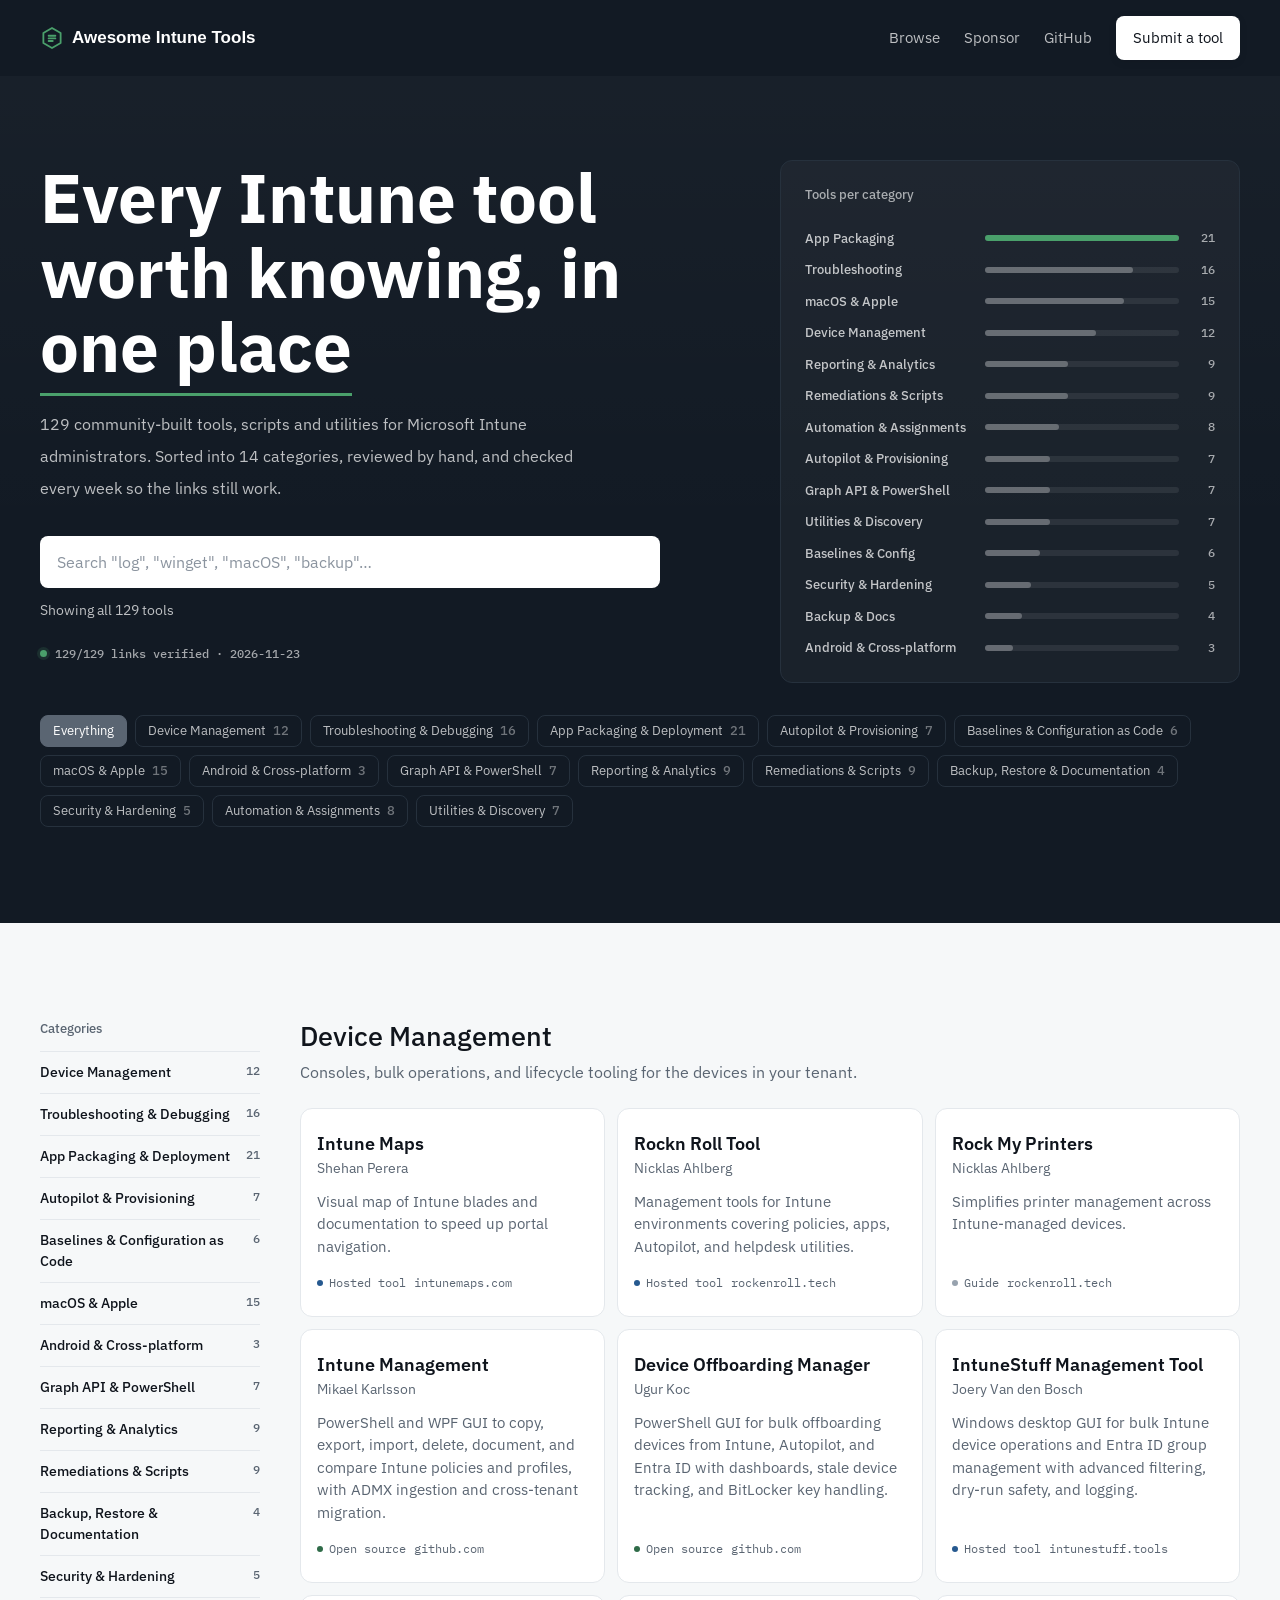
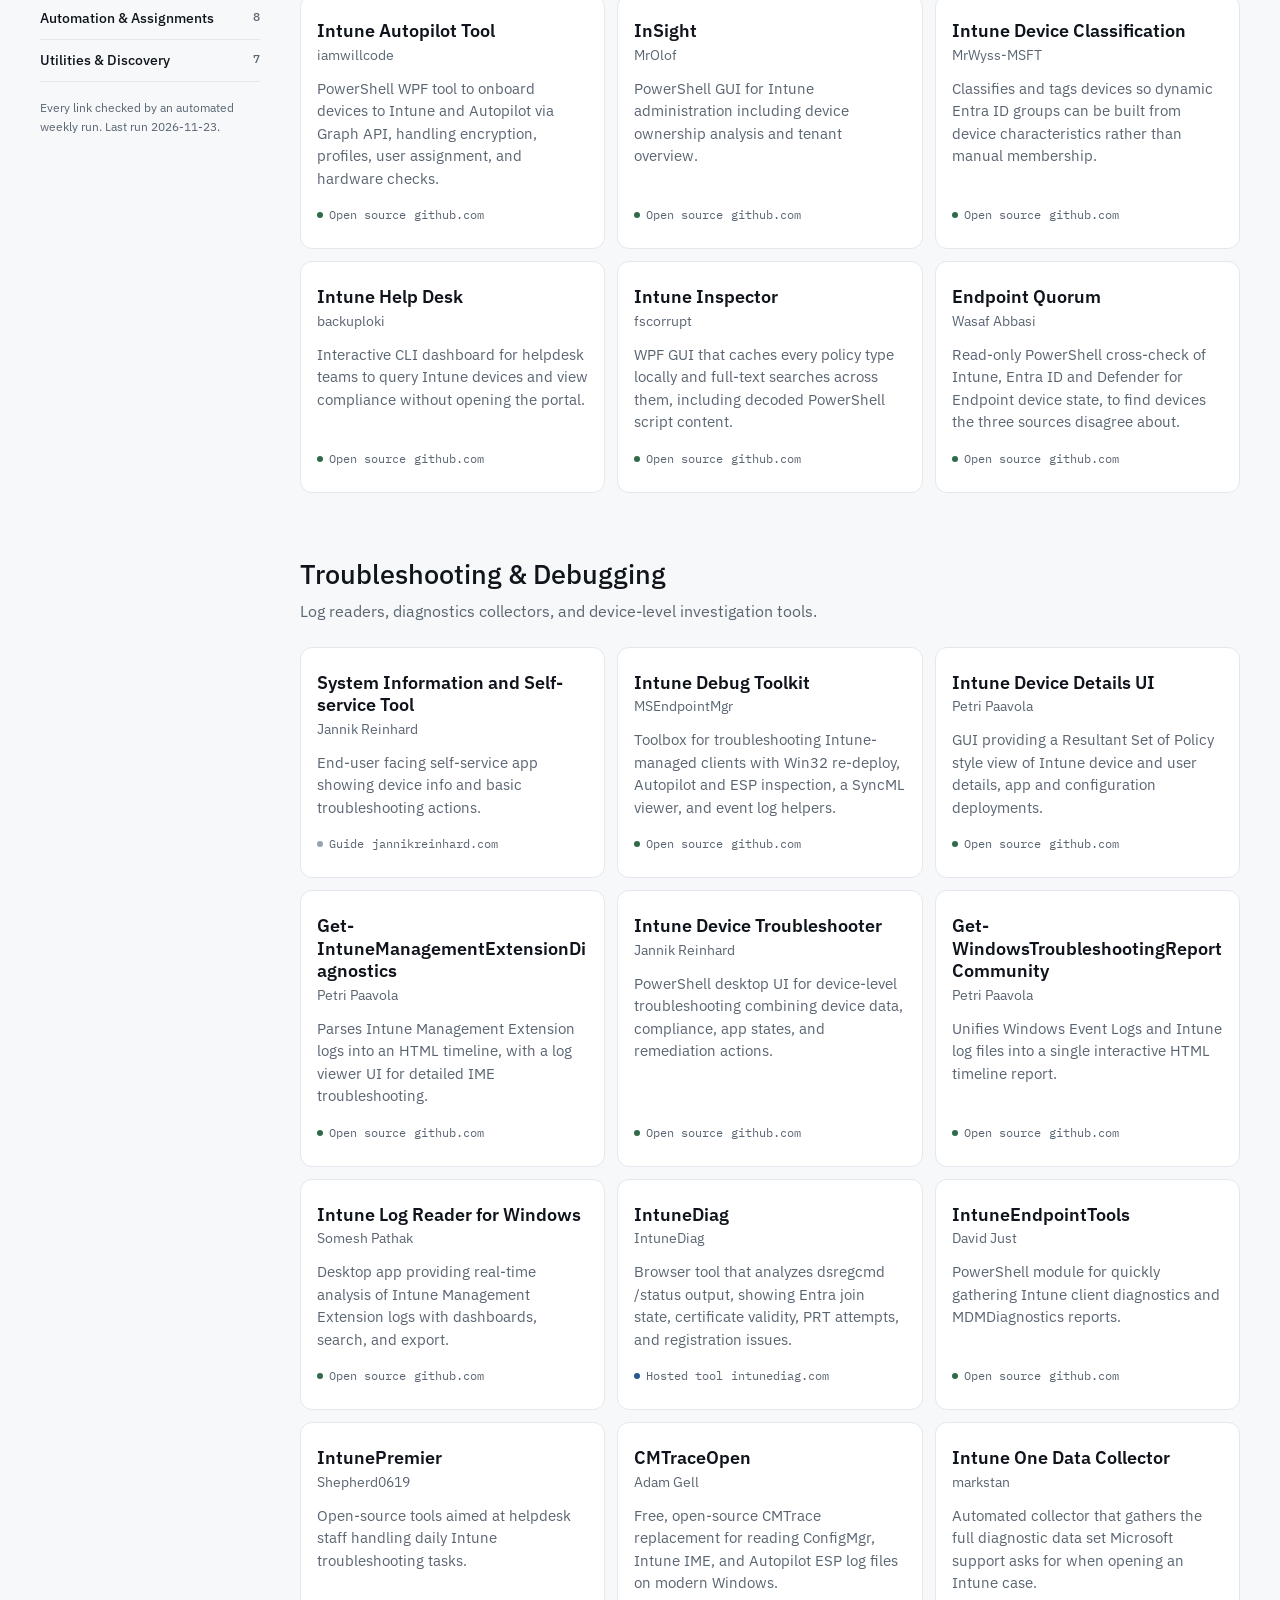
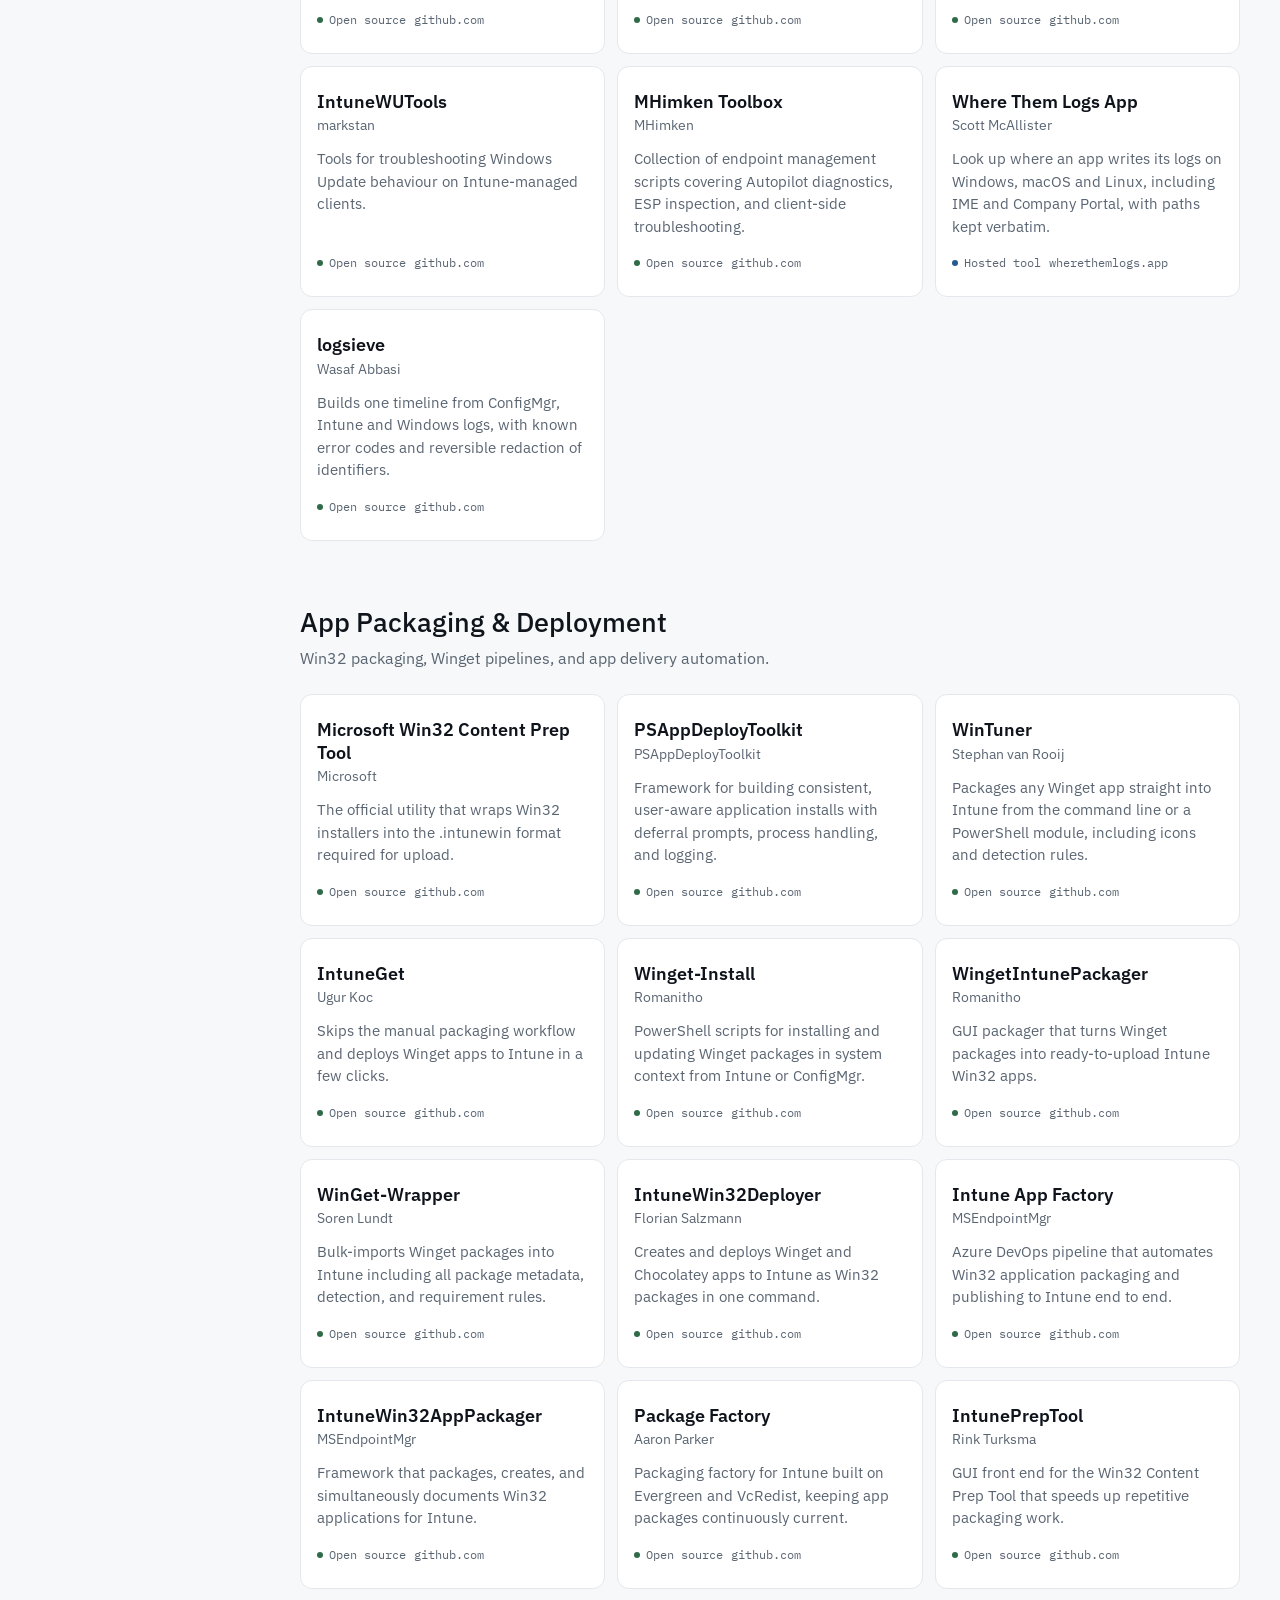
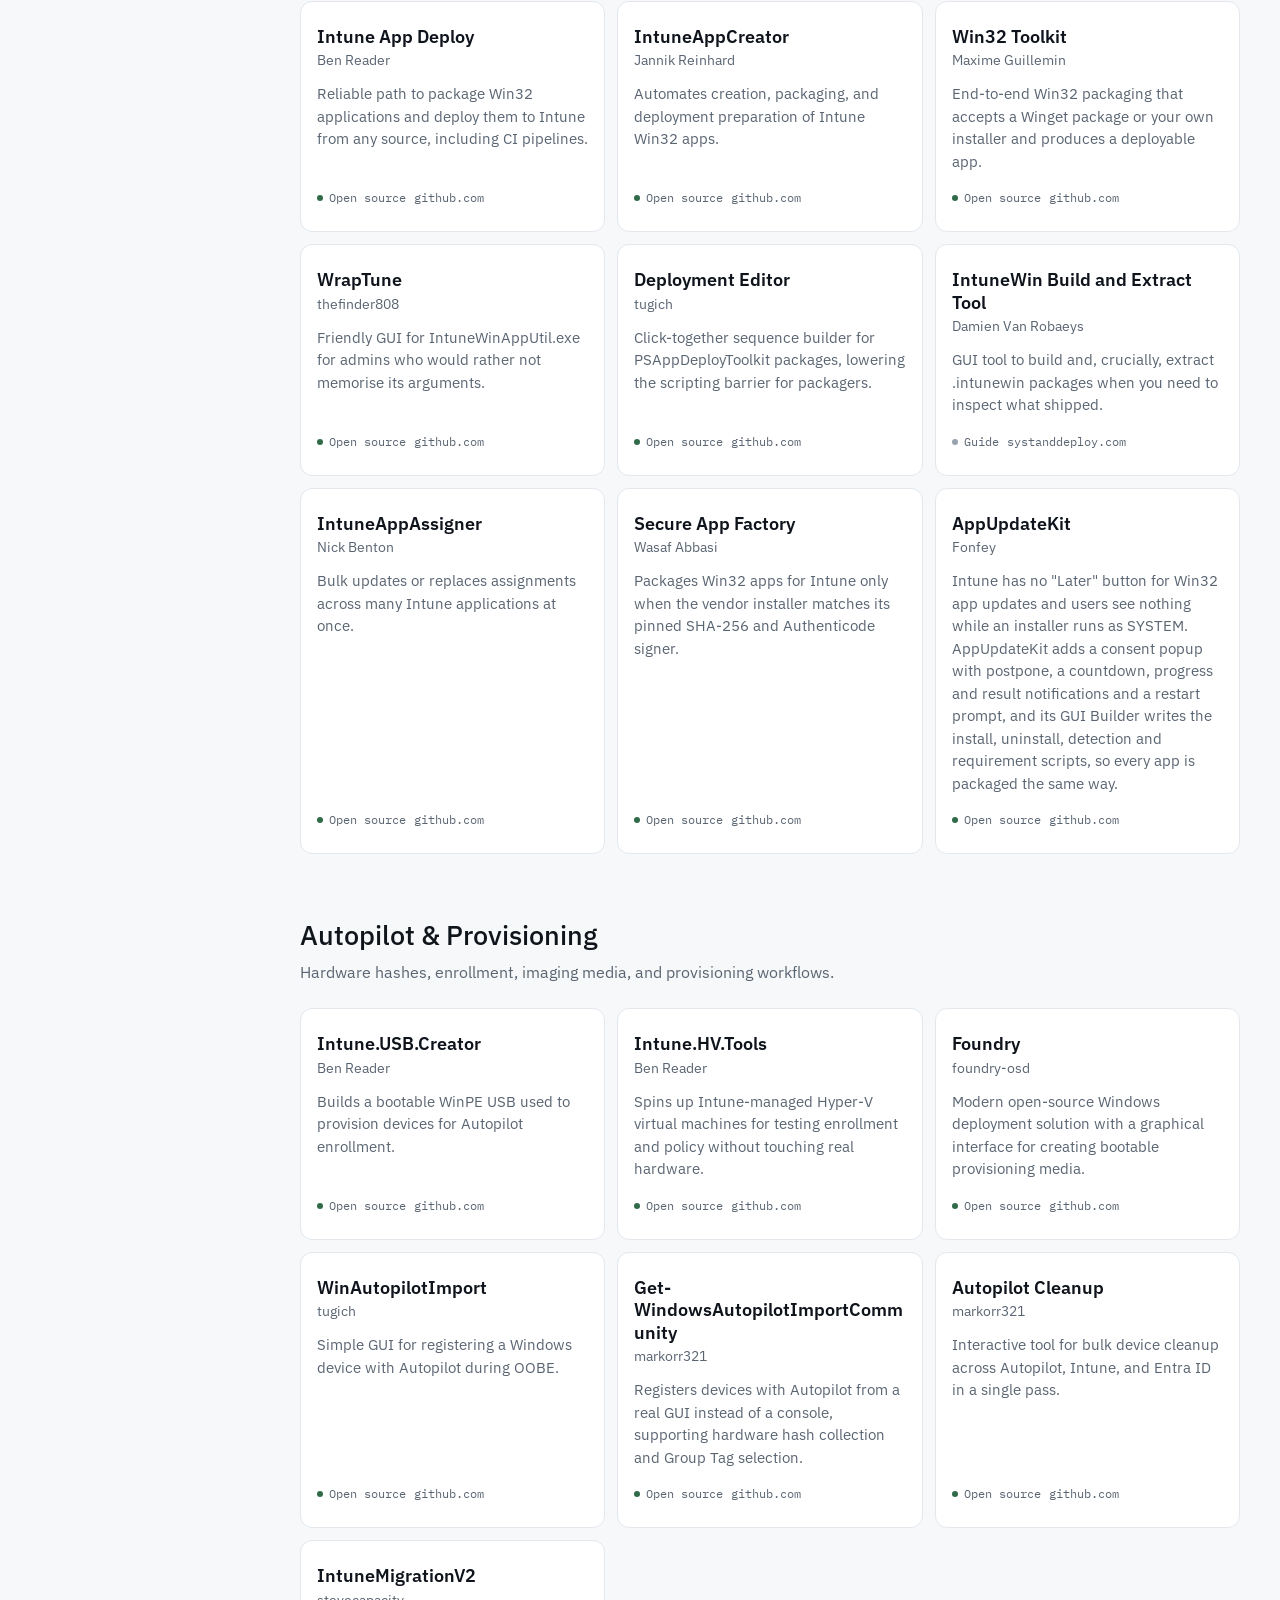
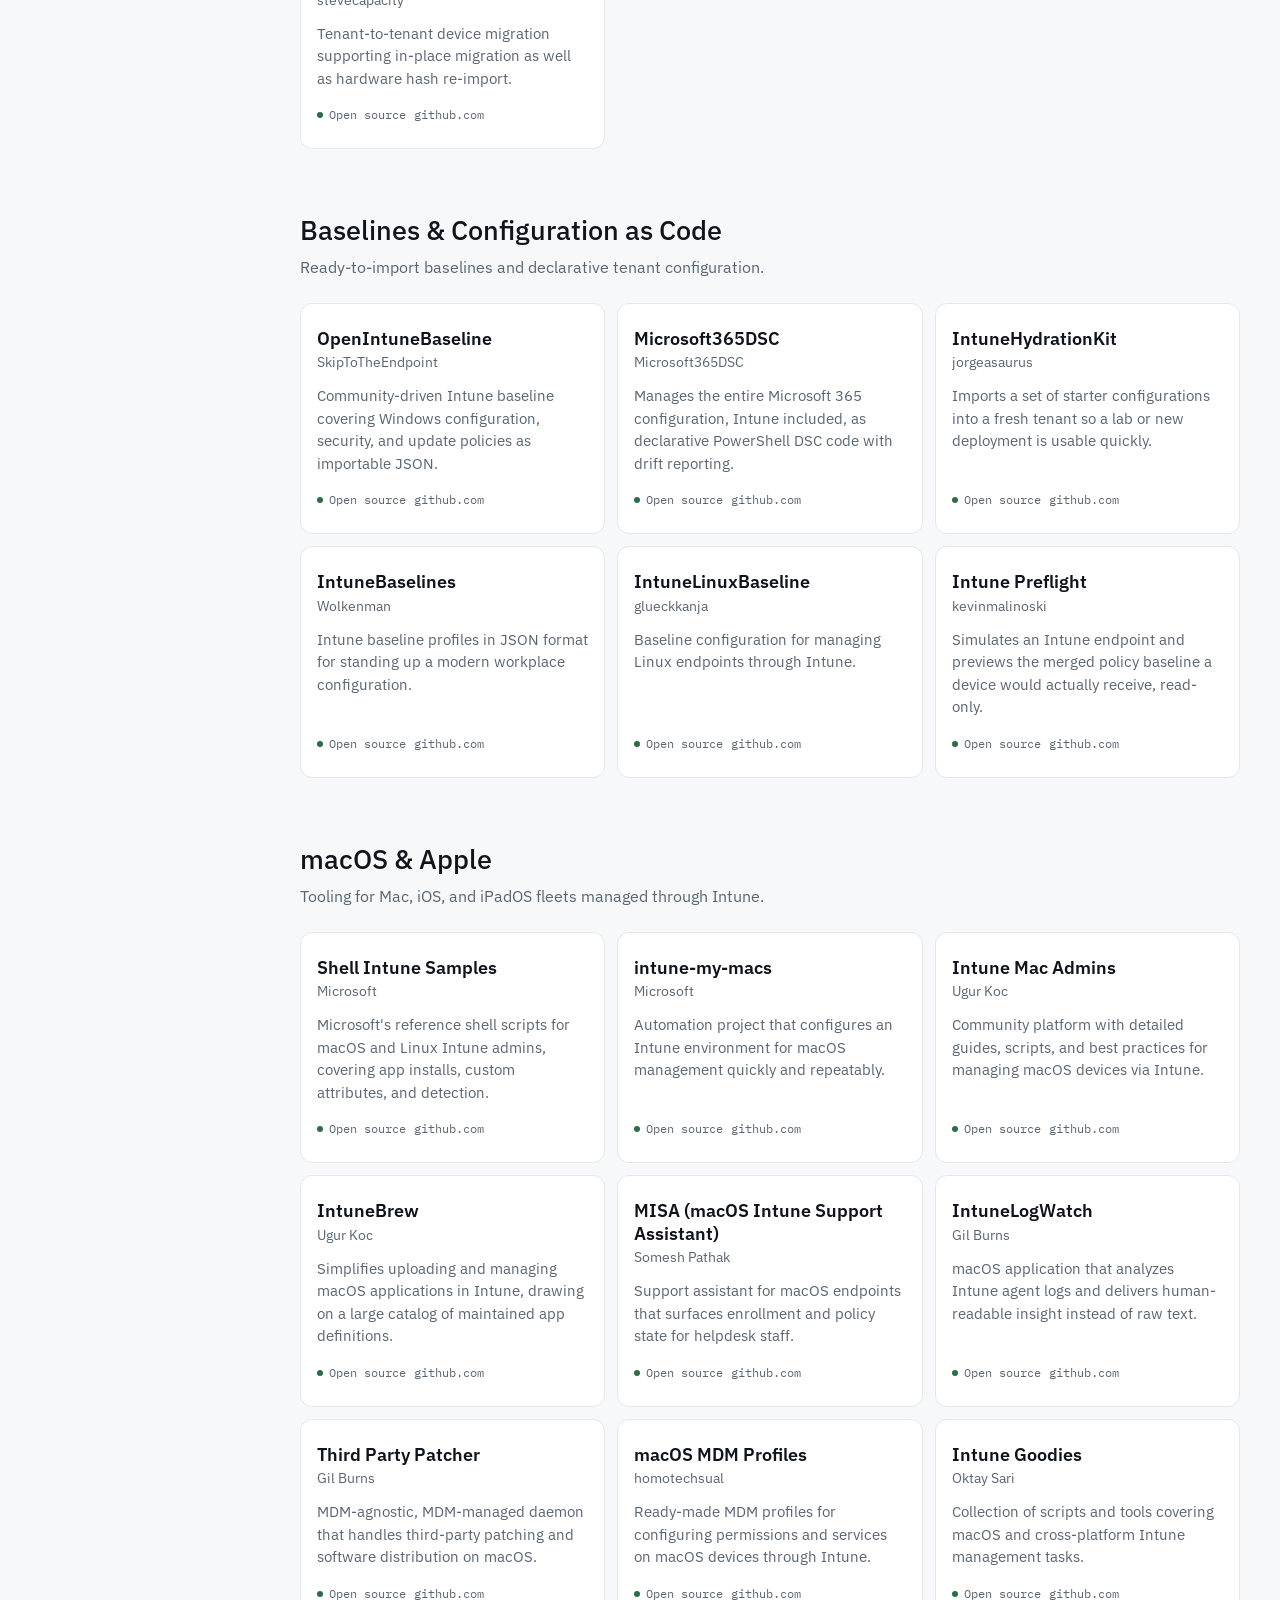
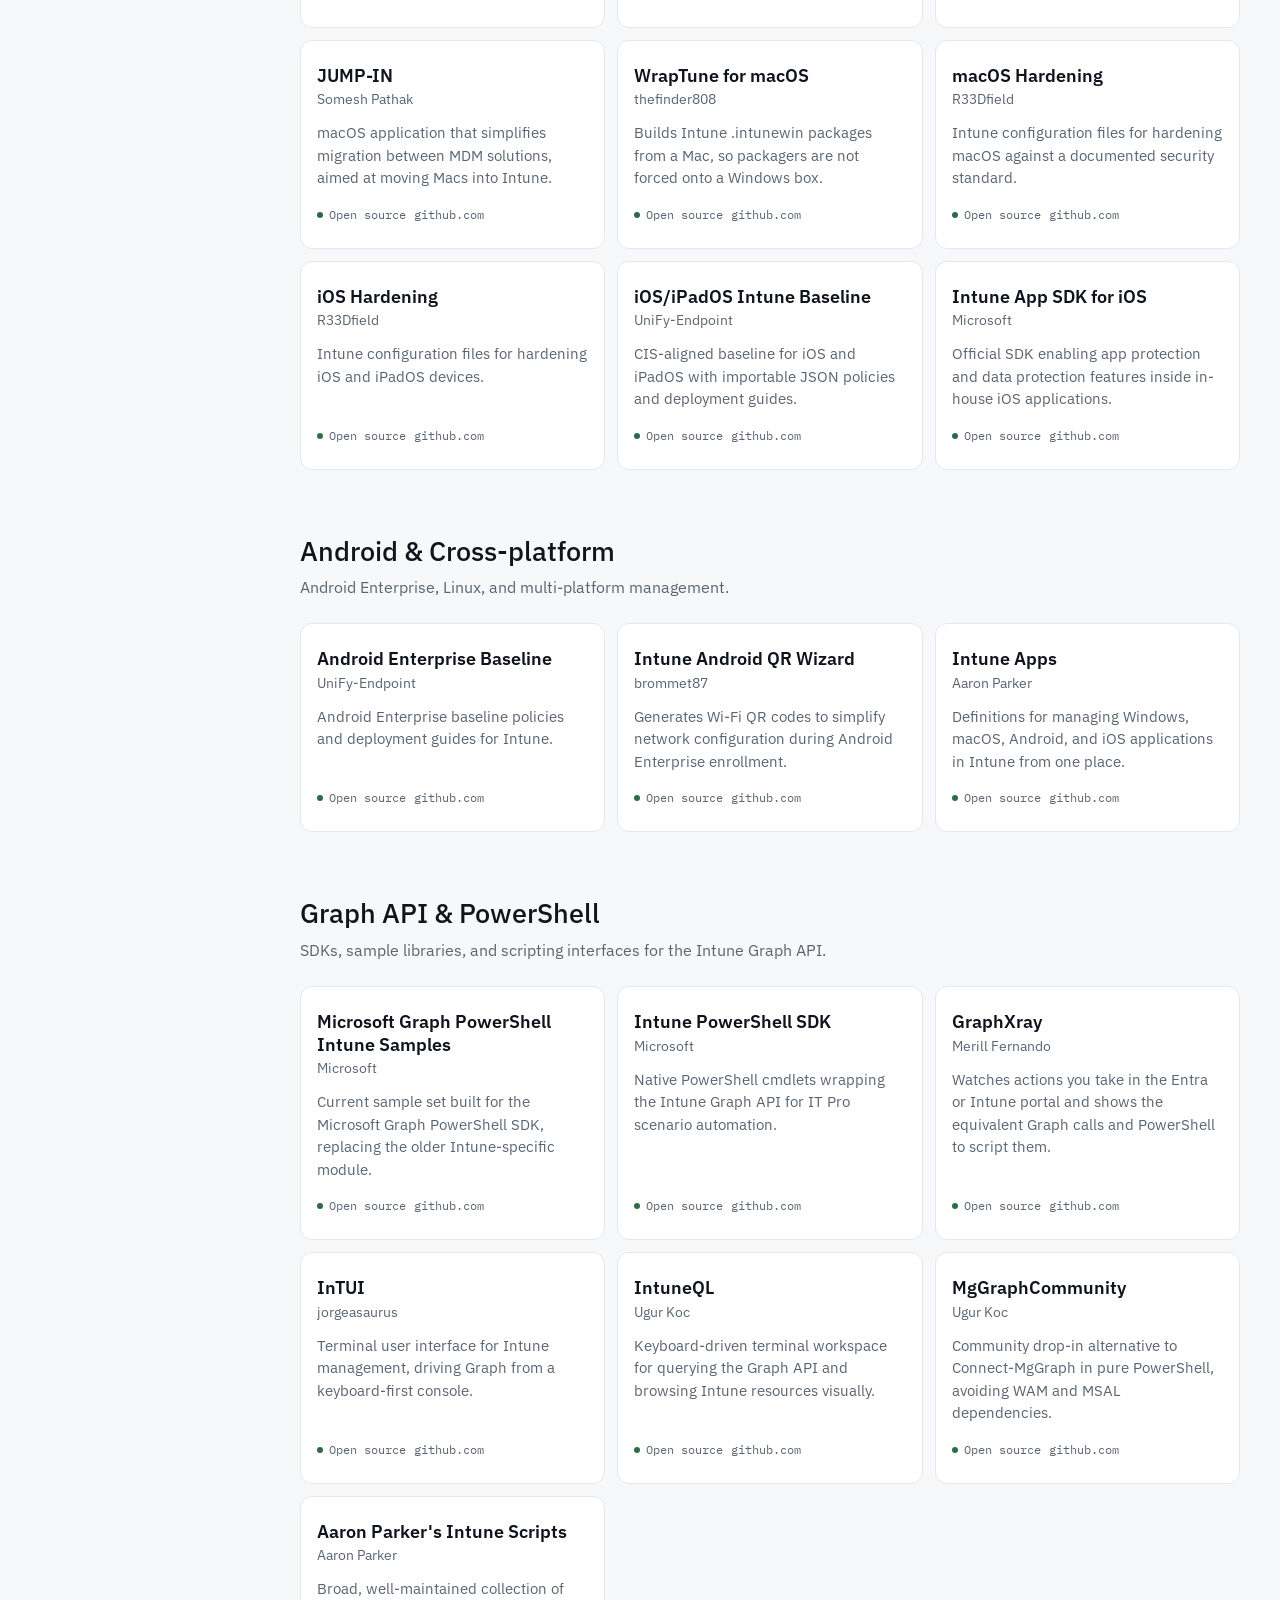
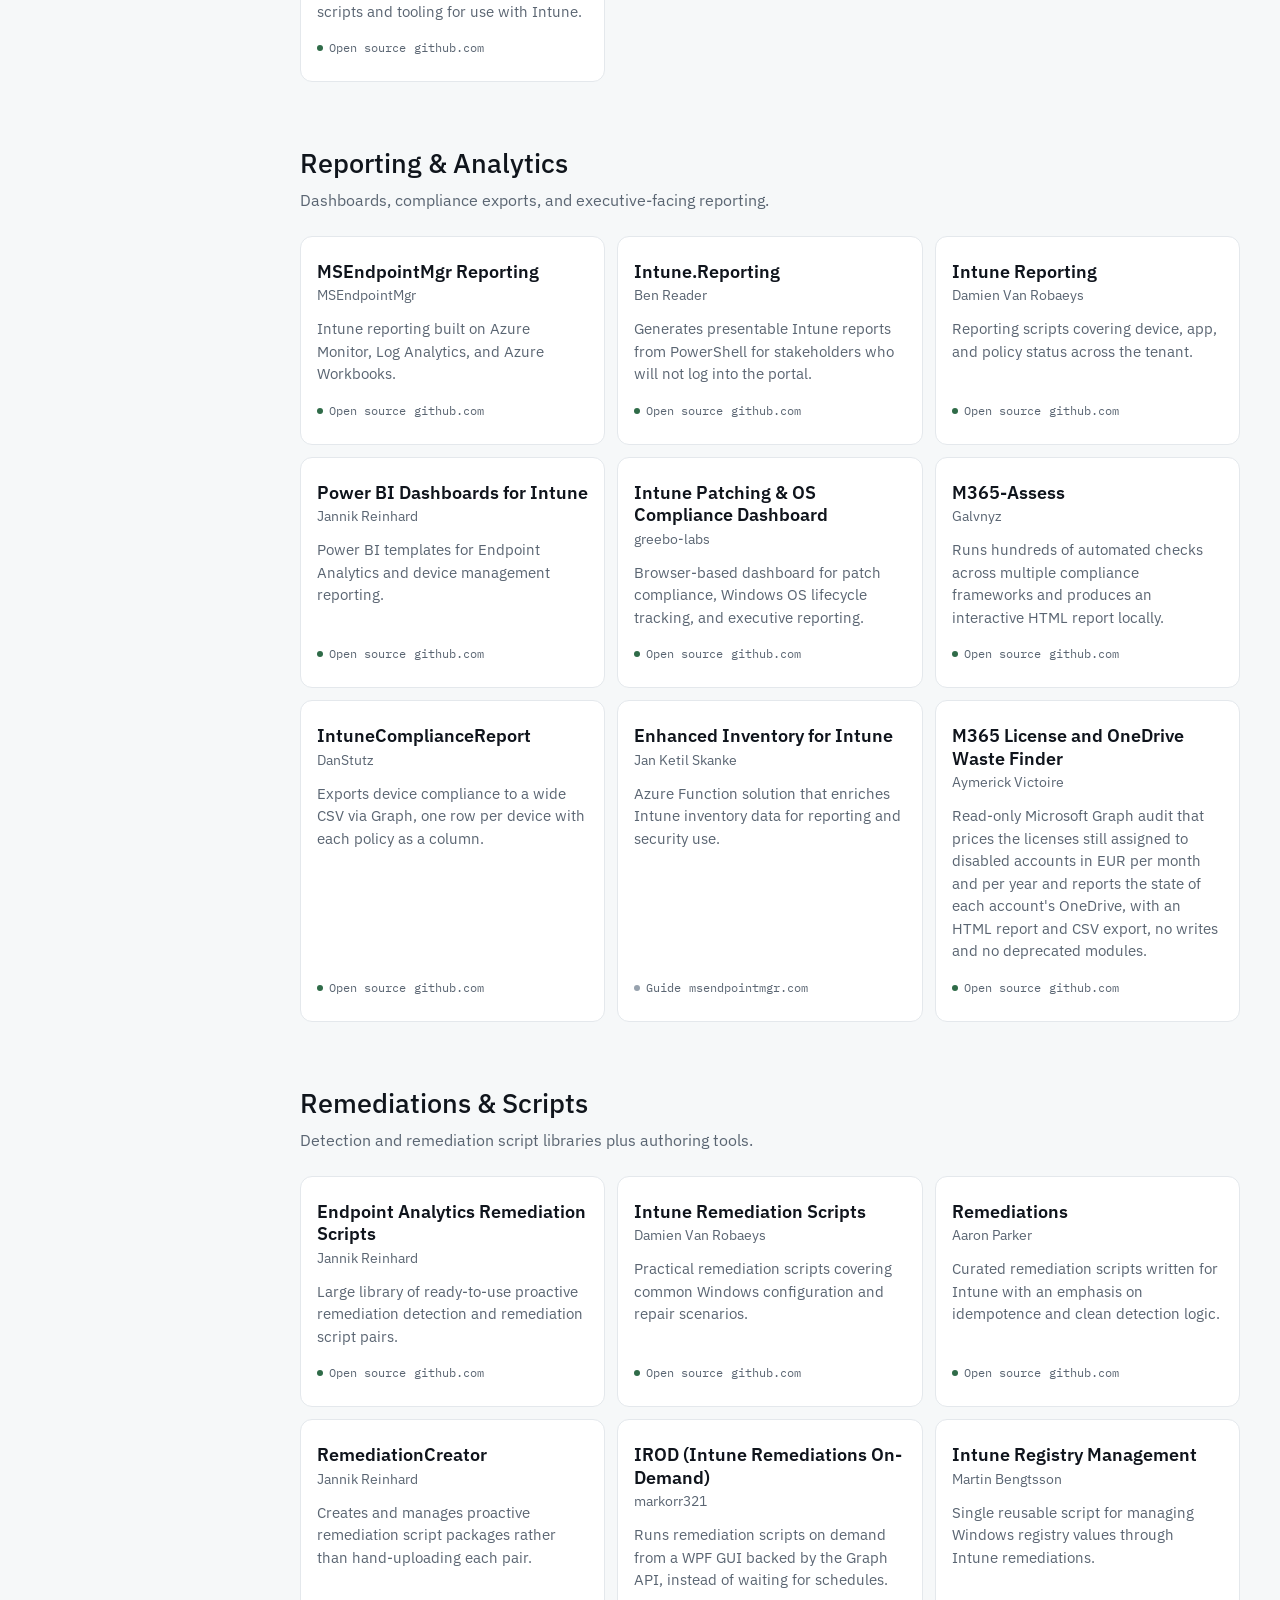
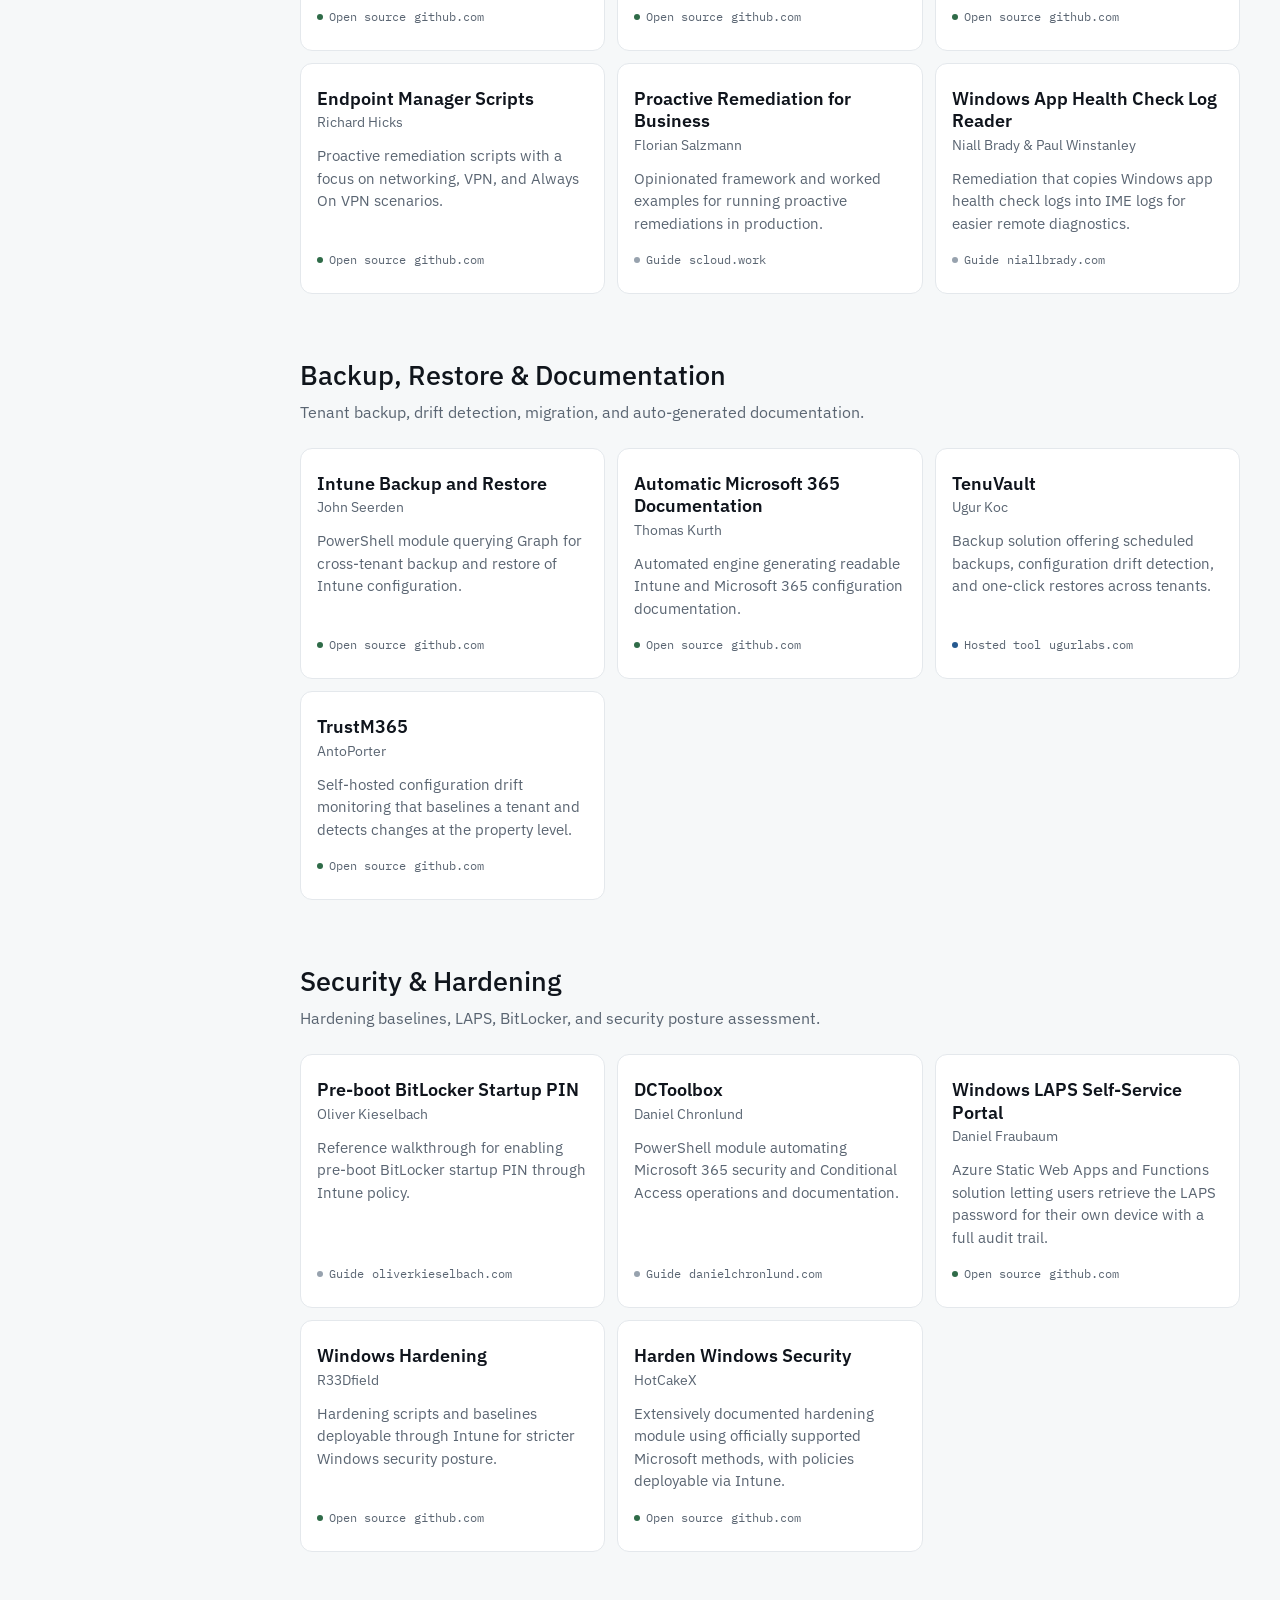
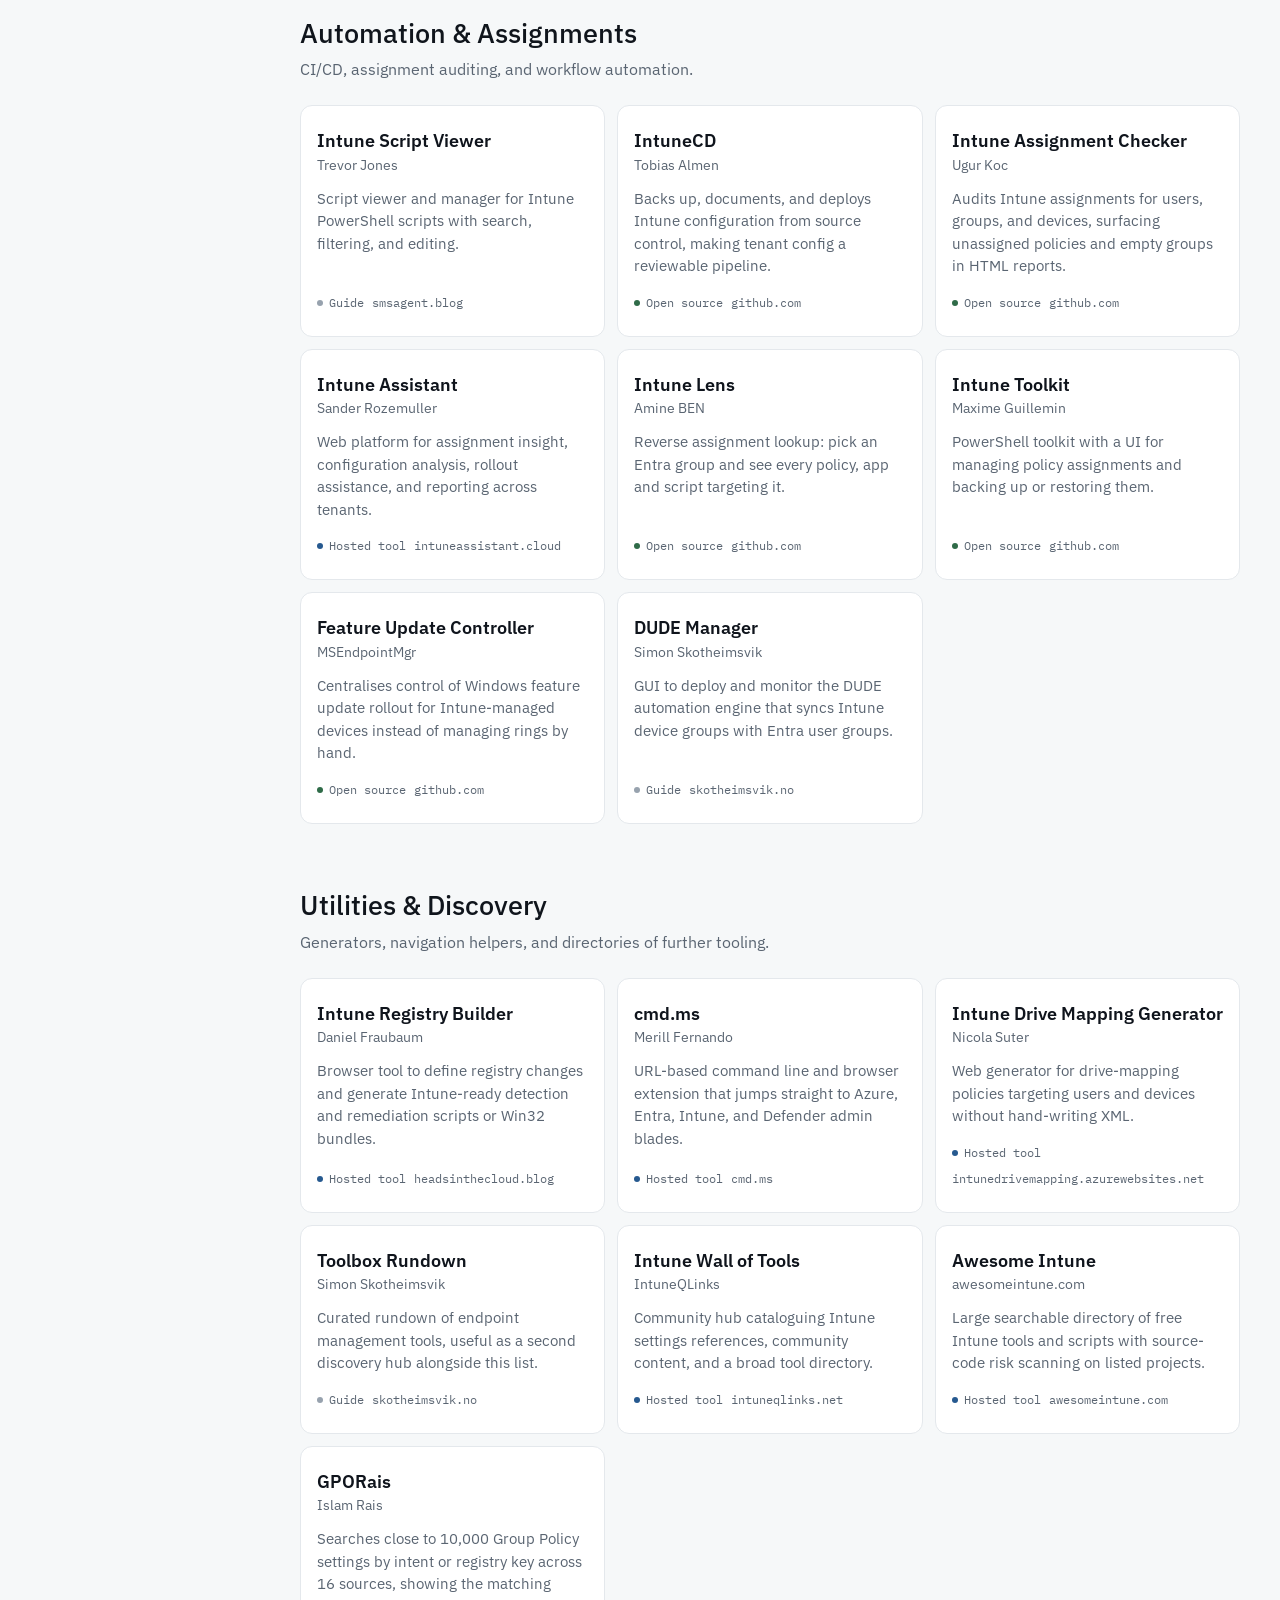
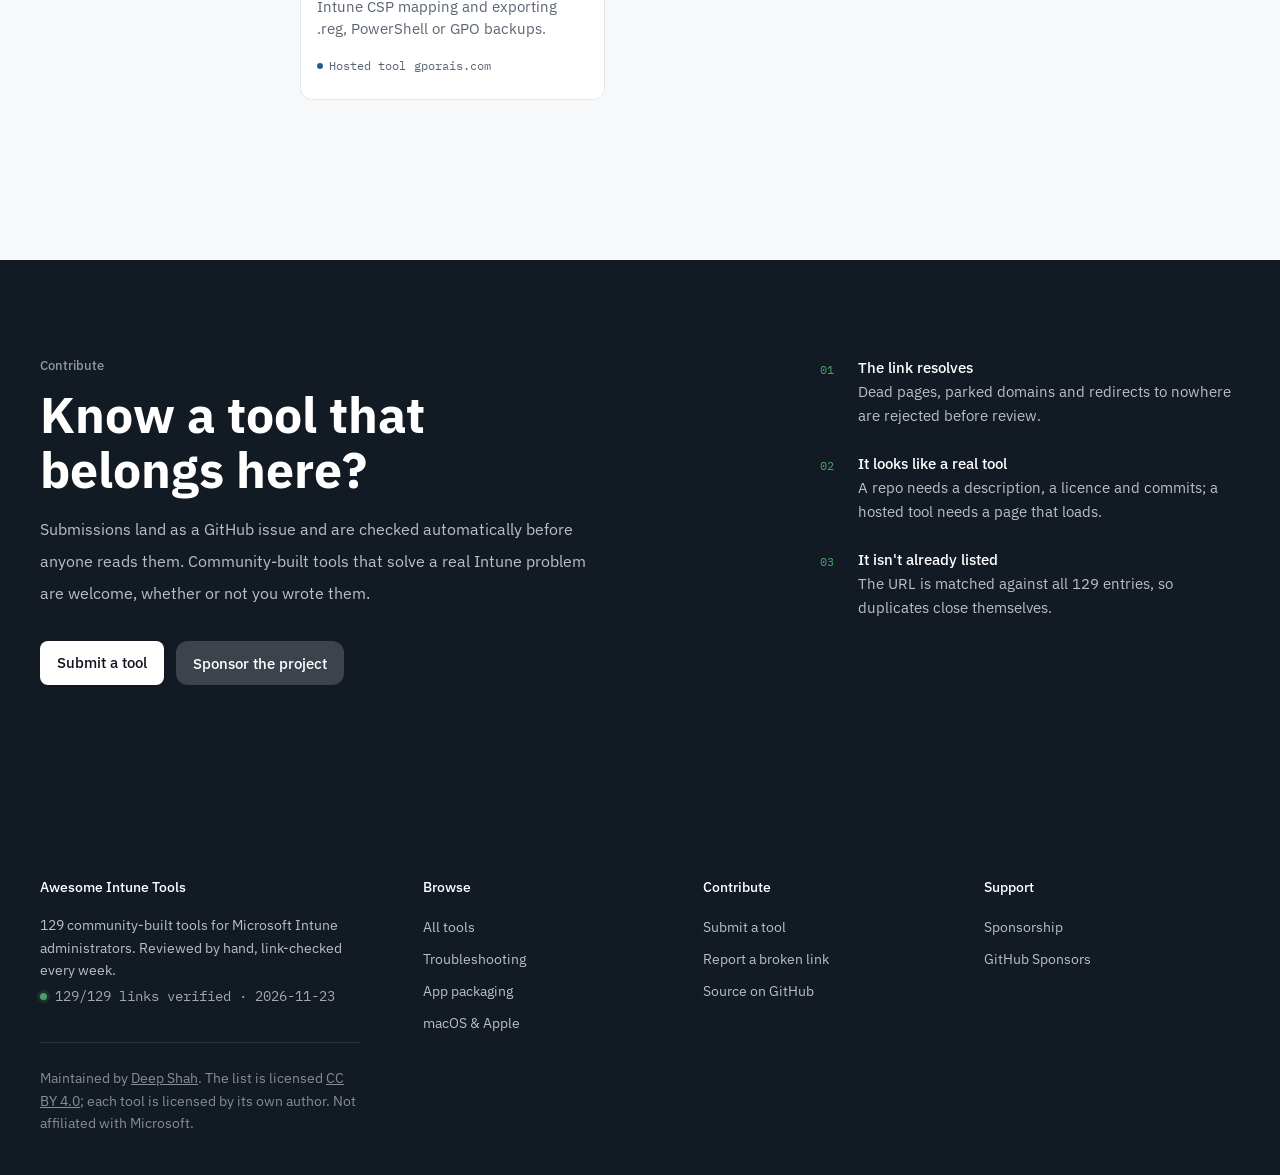
<file: docs/index.html>
<!DOCTYPE html>
<html lang="en">
<head>
<meta charset="utf-8">
<meta name="viewport" content="width=device-width, initial-scale=1">
<title>Awesome Intune Tools — 129 free tools and scripts for Microsoft Intune admins</title>
<meta name="description" content="A searchable directory of 129 free, community-built Microsoft Intune tools: troubleshooting, app packaging, Autopilot, reporting, security baselines, macOS and Graph API automation.">
<link rel="canonical" href="https://deepshah0308.github.io/awesome-intunetools/">
<meta name="robots" content="index, follow, max-image-preview:large, max-snippet:-1">
<meta name="author" content="Deep Shah">
<meta property="og:type" content="website">
<meta property="og:site_name" content="Awesome Intune Tools">
<meta property="og:title" content="Awesome Intune Tools — 129 free tools and scripts for Microsoft Intune admins">
<meta property="og:description" content="A searchable directory of 129 free, community-built Microsoft Intune tools: troubleshooting, app packaging, Autopilot, reporting, security baselines, macOS and Graph API automation.">
<meta property="og:url" content="https://deepshah0308.github.io/awesome-intunetools/">
<meta property="og:image" content="https://deepshah0308.github.io/awesome-intunetools/og-image.svg">
<meta name="twitter:card" content="summary_large_image">
<meta name="twitter:title" content="Awesome Intune Tools — 129 free tools and scripts for Microsoft Intune admins">
<meta name="twitter:description" content="A searchable directory of 129 free, community-built Microsoft Intune tools: troubleshooting, app packaging, Autopilot, reporting, security baselines, macOS and Graph API automation.">
<meta name="twitter:image" content="https://deepshah0308.github.io/awesome-intunetools/og-image.svg">
<meta name="theme-color" content="#1F1633">
<link rel="icon" href="favicon.svg" type="image/svg+xml">
<link rel="preconnect" href="https://fonts.googleapis.com">
<link rel="preconnect" href="https://fonts.gstatic.com" crossorigin>
<link href="https://fonts.googleapis.com/css2?family=IBM+Plex+Mono:wght@400;500&family=IBM+Plex+Sans:wght@400;500;600;700&display=swap" rel="stylesheet">
<link rel="stylesheet" href="style.css">
<script type="application/ld+json">{"@context":"https://schema.org","@type":"WebSite","name":"Awesome Intune Tools","url":"https://deepshah0308.github.io/awesome-intunetools/","description":"A curated directory of community tools, scripts and utilities for Microsoft Intune administrators.","inLanguage":"en"}</script>
<script type="application/ld+json">{"@context":"https://schema.org","@type":"CollectionPage","name":"Awesome Intune Tools","url":"https://deepshah0308.github.io/awesome-intunetools/","description":"A curated directory of community tools, scripts and utilities for Microsoft Intune administrators.","dateModified":"2026-11-23","license":"https://creativecommons.org/licenses/by/4.0/","mainEntity":{"@type":"ItemList","name":"129 Microsoft Intune tools","numberOfItems":129,"itemListElement":[{"@type":"ListItem","position":1,"item":{"@type":"SoftwareApplication","name":"Intune Maps","description":"Visual map of Intune blades and documentation to speed up portal navigation.","url":"https://intunemaps.com/","applicationCategory":"DeveloperApplication","applicationSubCategory":"Device Management","operatingSystem":"Windows, macOS, iOS, Android","author":{"@type":"Person","name":"Shehan Perera"},"offers":{"@type":"Offer","price":"0","priceCurrency":"USD"}}},{"@type":"ListItem","position":2,"item":{"@type":"SoftwareApplication","name":"Rockn Roll Tool","description":"Management tools for Intune environments covering policies, apps, Autopilot, and helpdesk utilities.","url":"https://www.rockenroll.tech/","applicationCategory":"DeveloperApplication","applicationSubCategory":"Device Management","operatingSystem":"Windows, macOS, iOS, Android","author":{"@type":"Person","name":"Nicklas Ahlberg"},"offers":{"@type":"Offer","price":"0","priceCurrency":"USD"}}},{"@type":"ListItem","position":3,"item":{"@type":"SoftwareApplication","name":"Rock My Printers","description":"Simplifies printer management across Intune-managed devices.","url":"https://www.rockenroll.tech/2023/03/14/rock-my-printers/","applicationCategory":"DeveloperApplication","applicationSubCategory":"Device Management","operatingSystem":"Windows, macOS, iOS, Android","author":{"@type":"Person","name":"Nicklas Ahlberg"},"offers":{"@type":"Offer","price":"0","priceCurrency":"USD"}}},{"@type":"ListItem","position":4,"item":{"@type":"SoftwareApplication","name":"Intune Management","description":"PowerShell and WPF GUI to copy, export, import, delete, document, and compare Intune policies and profiles, with ADMX ingestion and cross-tenant migration.","url":"https://github.com/Micke-K/IntuneManagement","applicationCategory":"DeveloperApplication","applicationSubCategory":"Device Management","operatingSystem":"Windows, macOS, iOS, Android","author":{"@type":"Person","name":"Mikael Karlsson"},"offers":{"@type":"Offer","price":"0","priceCurrency":"USD"}}},{"@type":"ListItem","position":5,"item":{"@type":"SoftwareApplication","name":"Device Offboarding Manager","description":"PowerShell GUI for bulk offboarding devices from Intune, Autopilot, and Entra ID with dashboards, stale device tracking, and BitLocker key handling.","url":"https://github.com/ugurkocde/DeviceOffboardingManager","applicationCategory":"DeveloperApplication","applicationSubCategory":"Device Management","operatingSystem":"Windows, macOS, iOS, Android","author":{"@type":"Person","name":"Ugur Koc"},"offers":{"@type":"Offer","price":"0","priceCurrency":"USD"}}},{"@type":"ListItem","position":6,"item":{"@type":"SoftwareApplication","name":"IntuneStuff Management Tool","description":"Windows desktop GUI for bulk Intune device operations and Entra ID group management with advanced filtering, dry-run safety, and logging.","url":"https://intunestuff.tools/","applicationCategory":"DeveloperApplication","applicationSubCategory":"Device Management","operatingSystem":"Windows, macOS, iOS, Android","author":{"@type":"Person","name":"Joery Van den Bosch"},"offers":{"@type":"Offer","price":"0","priceCurrency":"USD"}}},{"@type":"ListItem","position":7,"item":{"@type":"SoftwareApplication","name":"Intune Autopilot Tool","description":"PowerShell WPF tool to onboard devices to Intune and Autopilot via Graph API, handling encryption, profiles, user assignment, and hardware checks.","url":"https://github.com/iamwillcode/Intune-Autopilot-Tool","applicationCategory":"DeveloperApplication","applicationSubCategory":"Device Management","operatingSystem":"Windows, macOS, iOS, Android","author":{"@type":"Person","name":"iamwillcode"},"offers":{"@type":"Offer","price":"0","priceCurrency":"USD"}}},{"@type":"ListItem","position":8,"item":{"@type":"SoftwareApplication","name":"InSight","description":"PowerShell GUI for Intune administration including device ownership analysis and tenant overview.","url":"https://github.com/MrOlof/InSight","applicationCategory":"DeveloperApplication","applicationSubCategory":"Device Management","operatingSystem":"Windows, macOS, iOS, Android","author":{"@type":"Person","name":"MrOlof"},"offers":{"@type":"Offer","price":"0","priceCurrency":"USD"}}},{"@type":"ListItem","position":9,"item":{"@type":"SoftwareApplication","name":"Intune Device Classification","description":"Classifies and tags devices so dynamic Entra ID groups can be built from device characteristics rather than manual membership.","url":"https://github.com/MrWyss-MSFT/IntuneDeviceClassification","applicationCategory":"DeveloperApplication","applicationSubCategory":"Device Management","operatingSystem":"Windows, macOS, iOS, Android","author":{"@type":"Person","name":"MrWyss-MSFT"},"offers":{"@type":"Offer","price":"0","priceCurrency":"USD"}}},{"@type":"ListItem","position":10,"item":{"@type":"SoftwareApplication","name":"Intune Help Desk","description":"Interactive CLI dashboard for helpdesk teams to query Intune devices and view compliance without opening the portal.","url":"https://github.com/backuploki/Intune-Help-Desk","applicationCategory":"DeveloperApplication","applicationSubCategory":"Device Management","operatingSystem":"Windows, macOS, iOS, Android","author":{"@type":"Person","name":"backuploki"},"offers":{"@type":"Offer","price":"0","priceCurrency":"USD"}}},{"@type":"ListItem","position":11,"item":{"@type":"SoftwareApplication","name":"System Information and Self-service Tool","description":"End-user facing self-service app showing device info and basic troubleshooting actions.","url":"https://jannikreinhard.com/2023/01/01/system-information-and-self-service-tool/","applicationCategory":"DeveloperApplication","applicationSubCategory":"Troubleshooting & Debugging","operatingSystem":"Windows, macOS, iOS, Android","author":{"@type":"Person","name":"Jannik Reinhard"},"offers":{"@type":"Offer","price":"0","priceCurrency":"USD"}}},{"@type":"ListItem","position":12,"item":{"@type":"SoftwareApplication","name":"Intune Debug Toolkit","description":"Toolbox for troubleshooting Intune-managed clients with Win32 re-deploy, Autopilot and ESP inspection, a SyncML viewer, and event log helpers.","url":"https://github.com/MSEndpointMgr/IntuneDebugToolkit","applicationCategory":"DeveloperApplication","applicationSubCategory":"Troubleshooting & Debugging","operatingSystem":"Windows, macOS, iOS, Android","author":{"@type":"Person","name":"MSEndpointMgr"},"offers":{"@type":"Offer","price":"0","priceCurrency":"USD"}}},{"@type":"ListItem","position":13,"item":{"@type":"SoftwareApplication","name":"Intune Device Details UI","description":"GUI providing a Resultant Set of Policy style view of Intune device and user details, app and configuration deployments.","url":"https://github.com/petripaavola/IntuneDeviceDetailsGUI","applicationCategory":"DeveloperApplication","applicationSubCategory":"Troubleshooting & Debugging","operatingSystem":"Windows, macOS, iOS, Android","author":{"@type":"Person","name":"Petri Paavola"},"offers":{"@type":"Offer","price":"0","priceCurrency":"USD"}}},{"@type":"ListItem","position":14,"item":{"@type":"SoftwareApplication","name":"Get-IntuneManagementExtensionDiagnostics","description":"Parses Intune Management Extension logs into an HTML timeline, with a log viewer UI for detailed IME troubleshooting.","url":"https://github.com/petripaavola/Get-IntuneManagementExtensionDiagnostics","applicationCategory":"DeveloperApplication","applicationSubCategory":"Troubleshooting & Debugging","operatingSystem":"Windows, macOS, iOS, Android","author":{"@type":"Person","name":"Petri Paavola"},"offers":{"@type":"Offer","price":"0","priceCurrency":"USD"}}},{"@type":"ListItem","position":15,"item":{"@type":"SoftwareApplication","name":"Intune Device Troubleshooter","description":"PowerShell desktop UI for device-level troubleshooting combining device data, compliance, app states, and remediation actions.","url":"https://github.com/JayRHa/IntuneDeviceTroubleshooter","applicationCategory":"DeveloperApplication","applicationSubCategory":"Troubleshooting & Debugging","operatingSystem":"Windows, macOS, iOS, Android","author":{"@type":"Person","name":"Jannik Reinhard"},"offers":{"@type":"Offer","price":"0","priceCurrency":"USD"}}},{"@type":"ListItem","position":16,"item":{"@type":"SoftwareApplication","name":"Get-WindowsTroubleshootingReportCommunity","description":"Unifies Windows Event Logs and Intune log files into a single interactive HTML timeline report.","url":"https://github.com/petripaavola/Get-WindowsTroubleshootingReportCommunity","applicationCategory":"DeveloperApplication","applicationSubCategory":"Troubleshooting & Debugging","operatingSystem":"Windows, macOS, iOS, Android","author":{"@type":"Person","name":"Petri Paavola"},"offers":{"@type":"Offer","price":"0","priceCurrency":"USD"}}},{"@type":"ListItem","position":17,"item":{"@type":"SoftwareApplication","name":"Intune Log Reader for Windows","description":"Desktop app providing real-time analysis of Intune Management Extension logs with dashboards, search, and export.","url":"https://github.com/pathaksomesh06/Intune-Log-Reader-for-Windows","applicationCategory":"DeveloperApplication","applicationSubCategory":"Troubleshooting & Debugging","operatingSystem":"Windows, macOS, iOS, Android","author":{"@type":"Person","name":"Somesh Pathak"},"offers":{"@type":"Offer","price":"0","priceCurrency":"USD"}}},{"@type":"ListItem","position":18,"item":{"@type":"SoftwareApplication","name":"IntuneDiag","description":"Browser tool that analyzes dsregcmd /status output, showing Entra join state, certificate validity, PRT attempts, and registration issues.","url":"https://www.intunediag.com/","applicationCategory":"DeveloperApplication","applicationSubCategory":"Troubleshooting & Debugging","operatingSystem":"Windows, macOS, iOS, Android","author":{"@type":"Person","name":"IntuneDiag"},"offers":{"@type":"Offer","price":"0","priceCurrency":"USD"}}},{"@type":"ListItem","position":19,"item":{"@type":"SoftwareApplication","name":"IntuneEndpointTools","description":"PowerShell module for quickly gathering Intune client diagnostics and MDMDiagnostics reports.","url":"https://github.com/djust270/IntuneEndpointTools","applicationCategory":"DeveloperApplication","applicationSubCategory":"Troubleshooting & Debugging","operatingSystem":"Windows, macOS, iOS, Android","author":{"@type":"Person","name":"David Just"},"offers":{"@type":"Offer","price":"0","priceCurrency":"USD"}}},{"@type":"ListItem","position":20,"item":{"@type":"SoftwareApplication","name":"IntunePremier","description":"Open-source tools aimed at helpdesk staff handling daily Intune troubleshooting tasks.","url":"https://github.com/Shepherd0619/IntunePremier","applicationCategory":"DeveloperApplication","applicationSubCategory":"Troubleshooting & Debugging","operatingSystem":"Windows, macOS, iOS, Android","author":{"@type":"Person","name":"Shepherd0619"},"offers":{"@type":"Offer","price":"0","priceCurrency":"USD"}}},{"@type":"ListItem","position":21,"item":{"@type":"SoftwareApplication","name":"CMTraceOpen","description":"Free, open-source CMTrace replacement for reading ConfigMgr, Intune IME, and Autopilot ESP log files on modern Windows.","url":"https://github.com/adamgell/cmtraceopen","applicationCategory":"DeveloperApplication","applicationSubCategory":"Troubleshooting & Debugging","operatingSystem":"Windows, macOS, iOS, Android","author":{"@type":"Person","name":"Adam Gell"},"offers":{"@type":"Offer","price":"0","priceCurrency":"USD"}}},{"@type":"ListItem","position":22,"item":{"@type":"SoftwareApplication","name":"Intune One Data Collector","description":"Automated collector that gathers the full diagnostic data set Microsoft support asks for when opening an Intune case.","url":"https://github.com/markstan/IntuneOneDataCollector","applicationCategory":"DeveloperApplication","applicationSubCategory":"Troubleshooting & Debugging","operatingSystem":"Windows, macOS, iOS, Android","author":{"@type":"Person","name":"markstan"},"offers":{"@type":"Offer","price":"0","priceCurrency":"USD"}}},{"@type":"ListItem","position":23,"item":{"@type":"SoftwareApplication","name":"IntuneWUTools","description":"Tools for troubleshooting Windows Update behaviour on Intune-managed clients.","url":"https://github.com/markstan/IntuneWUTools","applicationCategory":"DeveloperApplication","applicationSubCategory":"Troubleshooting & Debugging","operatingSystem":"Windows, macOS, iOS, Android","author":{"@type":"Person","name":"markstan"},"offers":{"@type":"Offer","price":"0","priceCurrency":"USD"}}},{"@type":"ListItem","position":24,"item":{"@type":"SoftwareApplication","name":"MHimken Toolbox","description":"Collection of endpoint management scripts covering Autopilot diagnostics, ESP inspection, and client-side troubleshooting.","url":"https://github.com/MHimken/toolbox","applicationCategory":"DeveloperApplication","applicationSubCategory":"Troubleshooting & Debugging","operatingSystem":"Windows, macOS, iOS, Android","author":{"@type":"Person","name":"MHimken"},"offers":{"@type":"Offer","price":"0","priceCurrency":"USD"}}},{"@type":"ListItem","position":25,"item":{"@type":"SoftwareApplication","name":"Microsoft Win32 Content Prep Tool","description":"The official utility that wraps Win32 installers into the .intunewin format required for upload.","url":"https://github.com/microsoft/Microsoft-Win32-Content-Prep-Tool","applicationCategory":"DeveloperApplication","applicationSubCategory":"App Packaging & Deployment","operatingSystem":"Windows, macOS, iOS, Android","author":{"@type":"Person","name":"Microsoft"},"offers":{"@type":"Offer","price":"0","priceCurrency":"USD"}}},{"@type":"ListItem","position":26,"item":{"@type":"SoftwareApplication","name":"PSAppDeployToolkit","description":"Framework for building consistent, user-aware application installs with deferral prompts, process handling, and logging.","url":"https://github.com/PSAppDeployToolkit/PSAppDeployToolkit","applicationCategory":"DeveloperApplication","applicationSubCategory":"App Packaging & Deployment","operatingSystem":"Windows, macOS, iOS, Android","author":{"@type":"Person","name":"PSAppDeployToolkit"},"offers":{"@type":"Offer","price":"0","priceCurrency":"USD"}}},{"@type":"ListItem","position":27,"item":{"@type":"SoftwareApplication","name":"WinTuner","description":"Packages any Winget app straight into Intune from the command line or a PowerShell module, including icons and detection rules.","url":"https://github.com/svrooij/WinTuner","applicationCategory":"DeveloperApplication","applicationSubCategory":"App Packaging & Deployment","operatingSystem":"Windows, macOS, iOS, Android","author":{"@type":"Person","name":"Stephan van Rooij"},"offers":{"@type":"Offer","price":"0","priceCurrency":"USD"}}},{"@type":"ListItem","position":28,"item":{"@type":"SoftwareApplication","name":"IntuneGet","description":"Skips the manual packaging workflow and deploys Winget apps to Intune in a few clicks.","url":"https://github.com/ugurkocde/IntuneGet","applicationCategory":"DeveloperApplication","applicationSubCategory":"App Packaging & Deployment","operatingSystem":"Windows, macOS, iOS, Android","author":{"@type":"Person","name":"Ugur Koc"},"offers":{"@type":"Offer","price":"0","priceCurrency":"USD"}}},{"@type":"ListItem","position":29,"item":{"@type":"SoftwareApplication","name":"Winget-Install","description":"PowerShell scripts for installing and updating Winget packages in system context from Intune or ConfigMgr.","url":"https://github.com/Romanitho/Winget-Install","applicationCategory":"DeveloperApplication","applicationSubCategory":"App Packaging & Deployment","operatingSystem":"Windows, macOS, iOS, Android","author":{"@type":"Person","name":"Romanitho"},"offers":{"@type":"Offer","price":"0","priceCurrency":"USD"}}},{"@type":"ListItem","position":30,"item":{"@type":"SoftwareApplication","name":"WingetIntunePackager","description":"GUI packager that turns Winget packages into ready-to-upload Intune Win32 apps.","url":"https://github.com/Romanitho/WingetIntunePackager","applicationCategory":"DeveloperApplication","applicationSubCategory":"App Packaging & Deployment","operatingSystem":"Windows, macOS, iOS, Android","author":{"@type":"Person","name":"Romanitho"},"offers":{"@type":"Offer","price":"0","priceCurrency":"USD"}}},{"@type":"ListItem","position":31,"item":{"@type":"SoftwareApplication","name":"WinGet-Wrapper","description":"Bulk-imports Winget packages into Intune including all package metadata, detection, and requirement rules.","url":"https://github.com/SorenLundt/WinGet-Wrapper","applicationCategory":"DeveloperApplication","applicationSubCategory":"App Packaging & Deployment","operatingSystem":"Windows, macOS, iOS, Android","author":{"@type":"Person","name":"Soren Lundt"},"offers":{"@type":"Offer","price":"0","priceCurrency":"USD"}}},{"@type":"ListItem","position":32,"item":{"@type":"SoftwareApplication","name":"IntuneWin32Deployer","description":"Creates and deploys Winget and Chocolatey apps to Intune as Win32 packages in one command.","url":"https://github.com/FlorianSLZ/IntuneWin32Deployer","applicationCategory":"DeveloperApplication","applicationSubCategory":"App Packaging & Deployment","operatingSystem":"Windows, macOS, iOS, Android","author":{"@type":"Person","name":"Florian Salzmann"},"offers":{"@type":"Offer","price":"0","priceCurrency":"USD"}}},{"@type":"ListItem","position":33,"item":{"@type":"SoftwareApplication","name":"Intune App Factory","description":"Azure DevOps pipeline that automates Win32 application packaging and publishing to Intune end to end.","url":"https://github.com/MSEndpointMgr/IntuneAppFactory","applicationCategory":"DeveloperApplication","applicationSubCategory":"App Packaging & Deployment","operatingSystem":"Windows, macOS, iOS, Android","author":{"@type":"Person","name":"MSEndpointMgr"},"offers":{"@type":"Offer","price":"0","priceCurrency":"USD"}}},{"@type":"ListItem","position":34,"item":{"@type":"SoftwareApplication","name":"IntuneWin32AppPackager","description":"Framework that packages, creates, and simultaneously documents Win32 applications for Intune.","url":"https://github.com/MSEndpointMgr/IntuneWin32AppPackager","applicationCategory":"DeveloperApplication","applicationSubCategory":"App Packaging & Deployment","operatingSystem":"Windows, macOS, iOS, Android","author":{"@type":"Person","name":"MSEndpointMgr"},"offers":{"@type":"Offer","price":"0","priceCurrency":"USD"}}},{"@type":"ListItem","position":35,"item":{"@type":"SoftwareApplication","name":"Package Factory","description":"Packaging factory for Intune built on Evergreen and VcRedist, keeping app packages continuously current.","url":"https://github.com/aaronparker/packagefactory","applicationCategory":"DeveloperApplication","applicationSubCategory":"App Packaging & Deployment","operatingSystem":"Windows, macOS, iOS, Android","author":{"@type":"Person","name":"Aaron Parker"},"offers":{"@type":"Offer","price":"0","priceCurrency":"USD"}}},{"@type":"ListItem","position":36,"item":{"@type":"SoftwareApplication","name":"IntunePrepTool","description":"GUI front end for the Win32 Content Prep Tool that speeds up repetitive packaging work.","url":"https://github.com/rink-turksma/IntunePrepTool","applicationCategory":"DeveloperApplication","applicationSubCategory":"App Packaging & Deployment","operatingSystem":"Windows, macOS, iOS, Android","author":{"@type":"Person","name":"Rink Turksma"},"offers":{"@type":"Offer","price":"0","priceCurrency":"USD"}}},{"@type":"ListItem","position":37,"item":{"@type":"SoftwareApplication","name":"Intune App Deploy","description":"Reliable path to package Win32 applications and deploy them to Intune from any source, including CI pipelines.","url":"https://github.com/tabs-not-spaces/Intune-App-Deploy","applicationCategory":"DeveloperApplication","applicationSubCategory":"App Packaging & Deployment","operatingSystem":"Windows, macOS, iOS, Android","author":{"@type":"Person","name":"Ben Reader"},"offers":{"@type":"Offer","price":"0","priceCurrency":"USD"}}},{"@type":"ListItem","position":38,"item":{"@type":"SoftwareApplication","name":"IntuneAppCreator","description":"Automates creation, packaging, and deployment preparation of Intune Win32 apps.","url":"https://github.com/JayRHa/IntuneAppCreator","applicationCategory":"DeveloperApplication","applicationSubCategory":"App Packaging & Deployment","operatingSystem":"Windows, macOS, iOS, Android","author":{"@type":"Person","name":"Jannik Reinhard"},"offers":{"@type":"Offer","price":"0","priceCurrency":"USD"}}},{"@type":"ListItem","position":39,"item":{"@type":"SoftwareApplication","name":"Win32 Toolkit","description":"End-to-end Win32 packaging that accepts a Winget package or your own installer and produces a deployable app.","url":"https://github.com/MG-Cloudflow/win32-toolkit","applicationCategory":"DeveloperApplication","applicationSubCategory":"App Packaging & Deployment","operatingSystem":"Windows, macOS, iOS, Android","author":{"@type":"Person","name":"Maxime Guillemin"},"offers":{"@type":"Offer","price":"0","priceCurrency":"USD"}}},{"@type":"ListItem","position":40,"item":{"@type":"SoftwareApplication","name":"WrapTune","description":"Friendly GUI for IntuneWinAppUtil.exe for admins who would rather not memorise its arguments.","url":"https://github.com/thefinder808/WrapTune","applicationCategory":"DeveloperApplication","applicationSubCategory":"App Packaging & Deployment","operatingSystem":"Windows, macOS, iOS, Android","author":{"@type":"Person","name":"thefinder808"},"offers":{"@type":"Offer","price":"0","priceCurrency":"USD"}}},{"@type":"ListItem","position":41,"item":{"@type":"SoftwareApplication","name":"Deployment Editor","description":"Click-together sequence builder for PSAppDeployToolkit packages, lowering the scripting barrier for packagers.","url":"https://github.com/tugich/DeploymentEditor","applicationCategory":"DeveloperApplication","applicationSubCategory":"App Packaging & Deployment","operatingSystem":"Windows, macOS, iOS, Android","author":{"@type":"Person","name":"tugich"},"offers":{"@type":"Offer","price":"0","priceCurrency":"USD"}}},{"@type":"ListItem","position":42,"item":{"@type":"SoftwareApplication","name":"IntuneWin Build and Extract Tool","description":"GUI tool to build and, crucially, extract .intunewin packages when you need to inspect what shipped.","url":"https://www.systanddeploy.com/2023/05/intunewin-build-and-extract-tool-to.html","applicationCategory":"DeveloperApplication","applicationSubCategory":"App Packaging & Deployment","operatingSystem":"Windows, macOS, iOS, Android","author":{"@type":"Person","name":"Damien Van Robaeys"},"offers":{"@type":"Offer","price":"0","priceCurrency":"USD"}}},{"@type":"ListItem","position":43,"item":{"@type":"SoftwareApplication","name":"IntuneAppAssigner","description":"Bulk updates or replaces assignments across many Intune applications at once.","url":"https://github.com/ennnbeee/IntuneAppAssigner","applicationCategory":"DeveloperApplication","applicationSubCategory":"App Packaging & Deployment","operatingSystem":"Windows, macOS, iOS, Android","author":{"@type":"Person","name":"Nick Benton"},"offers":{"@type":"Offer","price":"0","priceCurrency":"USD"}}},{"@type":"ListItem","position":44,"item":{"@type":"SoftwareApplication","name":"Intune.USB.Creator","description":"Builds a bootable WinPE USB used to provision devices for Autopilot enrollment.","url":"https://github.com/tabs-not-spaces/Intune.USB.Creator","applicationCategory":"DeveloperApplication","applicationSubCategory":"Autopilot & Provisioning","operatingSystem":"Windows, macOS, iOS, Android","author":{"@type":"Person","name":"Ben Reader"},"offers":{"@type":"Offer","price":"0","priceCurrency":"USD"}}},{"@type":"ListItem","position":45,"item":{"@type":"SoftwareApplication","name":"Intune.HV.Tools","description":"Spins up Intune-managed Hyper-V virtual machines for testing enrollment and policy without touching real hardware.","url":"https://github.com/tabs-not-spaces/Intune.HV.Tools","applicationCategory":"DeveloperApplication","applicationSubCategory":"Autopilot & Provisioning","operatingSystem":"Windows, macOS, iOS, Android","author":{"@type":"Person","name":"Ben Reader"},"offers":{"@type":"Offer","price":"0","priceCurrency":"USD"}}},{"@type":"ListItem","position":46,"item":{"@type":"SoftwareApplication","name":"Foundry","description":"Modern open-source Windows deployment solution with a graphical interface for creating bootable provisioning media.","url":"https://github.com/foundry-osd/foundry","applicationCategory":"DeveloperApplication","applicationSubCategory":"Autopilot & Provisioning","operatingSystem":"Windows, macOS, iOS, Android","author":{"@type":"Person","name":"foundry-osd"},"offers":{"@type":"Offer","price":"0","priceCurrency":"USD"}}},{"@type":"ListItem","position":47,"item":{"@type":"SoftwareApplication","name":"WinAutopilotImport","description":"Simple GUI for registering a Windows device with Autopilot during OOBE.","url":"https://github.com/tugich/WinAutopilotImport","applicationCategory":"DeveloperApplication","applicationSubCategory":"Autopilot & Provisioning","operatingSystem":"Windows, macOS, iOS, Android","author":{"@type":"Person","name":"tugich"},"offers":{"@type":"Offer","price":"0","priceCurrency":"USD"}}},{"@type":"ListItem","position":48,"item":{"@type":"SoftwareApplication","name":"Get-WindowsAutopilotImportCommunity","description":"Registers devices with Autopilot from a real GUI instead of a console, supporting hardware hash collection and Group Tag selection.","url":"https://github.com/markorr321/Get-WindowsAutopilotImportCommunity","applicationCategory":"DeveloperApplication","applicationSubCategory":"Autopilot & Provisioning","operatingSystem":"Windows, macOS, iOS, Android","author":{"@type":"Person","name":"markorr321"},"offers":{"@type":"Offer","price":"0","priceCurrency":"USD"}}},{"@type":"ListItem","position":49,"item":{"@type":"SoftwareApplication","name":"Autopilot Cleanup","description":"Interactive tool for bulk device cleanup across Autopilot, Intune, and Entra ID in a single pass.","url":"https://github.com/markorr321/Autopilot-Cleanup","applicationCategory":"DeveloperApplication","applicationSubCategory":"Autopilot & Provisioning","operatingSystem":"Windows, macOS, iOS, Android","author":{"@type":"Person","name":"markorr321"},"offers":{"@type":"Offer","price":"0","priceCurrency":"USD"}}},{"@type":"ListItem","position":50,"item":{"@type":"SoftwareApplication","name":"IntuneMigrationV2","description":"Tenant-to-tenant device migration supporting in-place migration as well as hardware hash re-import.","url":"https://github.com/stevecapacity/IntuneMigrationV2","applicationCategory":"DeveloperApplication","applicationSubCategory":"Autopilot & Provisioning","operatingSystem":"Windows, macOS, iOS, Android","author":{"@type":"Person","name":"stevecapacity"},"offers":{"@type":"Offer","price":"0","priceCurrency":"USD"}}},{"@type":"ListItem","position":51,"item":{"@type":"SoftwareApplication","name":"OpenIntuneBaseline","description":"Community-driven Intune baseline covering Windows configuration, security, and update policies as importable JSON.","url":"https://github.com/SkipToTheEndpoint/OpenIntuneBaseline","applicationCategory":"DeveloperApplication","applicationSubCategory":"Baselines & Configuration as Code","operatingSystem":"Windows, macOS, iOS, Android","author":{"@type":"Person","name":"SkipToTheEndpoint"},"offers":{"@type":"Offer","price":"0","priceCurrency":"USD"}}},{"@type":"ListItem","position":52,"item":{"@type":"SoftwareApplication","name":"Microsoft365DSC","description":"Manages the entire Microsoft 365 configuration, Intune included, as declarative PowerShell DSC code with drift reporting.","url":"https://github.com/microsoft/Microsoft365DSC","applicationCategory":"DeveloperApplication","applicationSubCategory":"Baselines & Configuration as Code","operatingSystem":"Windows, macOS, iOS, Android","author":{"@type":"Person","name":"Microsoft365DSC"},"offers":{"@type":"Offer","price":"0","priceCurrency":"USD"}}},{"@type":"ListItem","position":53,"item":{"@type":"SoftwareApplication","name":"IntuneHydrationKit","description":"Imports a set of starter configurations into a fresh tenant so a lab or new deployment is usable quickly.","url":"https://github.com/jorgeasaurus/IntuneHydrationKit","applicationCategory":"DeveloperApplication","applicationSubCategory":"Baselines & Configuration as Code","operatingSystem":"Windows, macOS, iOS, Android","author":{"@type":"Person","name":"jorgeasaurus"},"offers":{"@type":"Offer","price":"0","priceCurrency":"USD"}}},{"@type":"ListItem","position":54,"item":{"@type":"SoftwareApplication","name":"IntuneBaselines","description":"Intune baseline profiles in JSON format for standing up a modern workplace configuration.","url":"https://github.com/IntuneAdmin/IntuneBaselines","applicationCategory":"DeveloperApplication","applicationSubCategory":"Baselines & Configuration as Code","operatingSystem":"Windows, macOS, iOS, Android","author":{"@type":"Person","name":"Wolkenman"},"offers":{"@type":"Offer","price":"0","priceCurrency":"USD"}}},{"@type":"ListItem","position":55,"item":{"@type":"SoftwareApplication","name":"IntuneLinuxBaseline","description":"Baseline configuration for managing Linux endpoints through Intune.","url":"https://github.com/glueckkanja/IntuneLinuxBaseline","applicationCategory":"DeveloperApplication","applicationSubCategory":"Baselines & Configuration as Code","operatingSystem":"Windows, macOS, iOS, Android","author":{"@type":"Person","name":"glueckkanja"},"offers":{"@type":"Offer","price":"0","priceCurrency":"USD"}}},{"@type":"ListItem","position":56,"item":{"@type":"SoftwareApplication","name":"Intune Preflight","description":"Simulates an Intune endpoint and previews the merged policy baseline a device would actually receive, read-only.","url":"https://github.com/kevinmalinoski/intune-preflight","applicationCategory":"DeveloperApplication","applicationSubCategory":"Baselines & Configuration as Code","operatingSystem":"Windows, macOS, iOS, Android","author":{"@type":"Person","name":"kevinmalinoski"},"offers":{"@type":"Offer","price":"0","priceCurrency":"USD"}}},{"@type":"ListItem","position":57,"item":{"@type":"SoftwareApplication","name":"Shell Intune Samples","description":"Microsoft's reference shell scripts for macOS and Linux Intune admins, covering app installs, custom attributes, and detection.","url":"https://github.com/microsoft/shell-intune-samples","applicationCategory":"DeveloperApplication","applicationSubCategory":"macOS & Apple","operatingSystem":"Windows, macOS, iOS, Android","author":{"@type":"Person","name":"Microsoft"},"offers":{"@type":"Offer","price":"0","priceCurrency":"USD"}}},{"@type":"ListItem","position":58,"item":{"@type":"SoftwareApplication","name":"intune-my-macs","description":"Automation project that configures an Intune environment for macOS management quickly and repeatably.","url":"https://github.com/microsoft/intune-my-macs","applicationCategory":"DeveloperApplication","applicationSubCategory":"macOS & Apple","operatingSystem":"Windows, macOS, iOS, Android","author":{"@type":"Person","name":"Microsoft"},"offers":{"@type":"Offer","price":"0","priceCurrency":"USD"}}},{"@type":"ListItem","position":59,"item":{"@type":"SoftwareApplication","name":"Intune Mac Admins","description":"Community platform with detailed guides, scripts, and best practices for managing macOS devices via Intune.","url":"https://github.com/ugurkocde/intunemacadmins","applicationCategory":"DeveloperApplication","applicationSubCategory":"macOS & Apple","operatingSystem":"Windows, macOS, iOS, Android","author":{"@type":"Person","name":"Ugur Koc"},"offers":{"@type":"Offer","price":"0","priceCurrency":"USD"}}},{"@type":"ListItem","position":60,"item":{"@type":"SoftwareApplication","name":"IntuneBrew","description":"Simplifies uploading and managing macOS applications in Intune, drawing on a large catalog of maintained app definitions.","url":"https://github.com/ugurkocde/IntuneBrew","applicationCategory":"DeveloperApplication","applicationSubCategory":"macOS & Apple","operatingSystem":"Windows, macOS, iOS, Android","author":{"@type":"Person","name":"Ugur Koc"},"offers":{"@type":"Offer","price":"0","priceCurrency":"USD"}}},{"@type":"ListItem","position":61,"item":{"@type":"SoftwareApplication","name":"MISA (macOS Intune Support Assistant)","description":"Support assistant for macOS endpoints that surfaces enrollment and policy state for helpdesk staff.","url":"https://github.com/pathaksomesh06/MISA","applicationCategory":"DeveloperApplication","applicationSubCategory":"macOS & Apple","operatingSystem":"Windows, macOS, iOS, Android","author":{"@type":"Person","name":"Somesh Pathak"},"offers":{"@type":"Offer","price":"0","priceCurrency":"USD"}}},{"@type":"ListItem","position":62,"item":{"@type":"SoftwareApplication","name":"IntuneLogWatch","description":"macOS application that analyzes Intune agent logs and delivers human-readable insight instead of raw text.","url":"https://github.com/gilburns/IntuneLogWatch","applicationCategory":"DeveloperApplication","applicationSubCategory":"macOS & Apple","operatingSystem":"Windows, macOS, iOS, Android","author":{"@type":"Person","name":"Gil Burns"},"offers":{"@type":"Offer","price":"0","priceCurrency":"USD"}}},{"@type":"ListItem","position":63,"item":{"@type":"SoftwareApplication","name":"Third Party Patcher","description":"MDM-agnostic, MDM-managed daemon that handles third-party patching and software distribution on macOS.","url":"https://github.com/gilburns/Third-Party-Patcher","applicationCategory":"DeveloperApplication","applicationSubCategory":"macOS & Apple","operatingSystem":"Windows, macOS, iOS, Android","author":{"@type":"Person","name":"Gil Burns"},"offers":{"@type":"Offer","price":"0","priceCurrency":"USD"}}},{"@type":"ListItem","position":64,"item":{"@type":"SoftwareApplication","name":"macOS MDM Profiles","description":"Ready-made MDM profiles for configuring permissions and services on macOS devices through Intune.","url":"https://github.com/homotechsual/macOS-MDM-Profiles","applicationCategory":"DeveloperApplication","applicationSubCategory":"macOS & Apple","operatingSystem":"Windows, macOS, iOS, Android","author":{"@type":"Person","name":"homotechsual"},"offers":{"@type":"Offer","price":"0","priceCurrency":"USD"}}},{"@type":"ListItem","position":65,"item":{"@type":"SoftwareApplication","name":"Intune Goodies","description":"Collection of scripts and tools covering macOS and cross-platform Intune management tasks.","url":"https://github.com/oktay-sari/Intune-Goodies","applicationCategory":"DeveloperApplication","applicationSubCategory":"macOS & Apple","operatingSystem":"Windows, macOS, iOS, Android","author":{"@type":"Person","name":"Oktay Sari"},"offers":{"@type":"Offer","price":"0","priceCurrency":"USD"}}},{"@type":"ListItem","position":66,"item":{"@type":"SoftwareApplication","name":"JUMP-IN","description":"macOS application that simplifies migration between MDM solutions, aimed at moving Macs into Intune.","url":"https://github.com/pathaksomesh06/JUMP-IN","applicationCategory":"DeveloperApplication","applicationSubCategory":"macOS & Apple","operatingSystem":"Windows, macOS, iOS, Android","author":{"@type":"Person","name":"Somesh Pathak"},"offers":{"@type":"Offer","price":"0","priceCurrency":"USD"}}},{"@type":"ListItem","position":67,"item":{"@type":"SoftwareApplication","name":"WrapTune for macOS","description":"Builds Intune .intunewin packages from a Mac, so packagers are not forced onto a Windows box.","url":"https://github.com/thefinder808/WrapTune-MacOS","applicationCategory":"DeveloperApplication","applicationSubCategory":"macOS & Apple","operatingSystem":"Windows, macOS, iOS, Android","author":{"@type":"Person","name":"thefinder808"},"offers":{"@type":"Offer","price":"0","priceCurrency":"USD"}}},{"@type":"ListItem","position":68,"item":{"@type":"SoftwareApplication","name":"macOS Hardening","description":"Intune configuration files for hardening macOS against a documented security standard.","url":"https://github.com/R33Dfield/MacOSHardening","applicationCategory":"DeveloperApplication","applicationSubCategory":"macOS & Apple","operatingSystem":"Windows, macOS, iOS, Android","author":{"@type":"Person","name":"R33Dfield"},"offers":{"@type":"Offer","price":"0","priceCurrency":"USD"}}},{"@type":"ListItem","position":69,"item":{"@type":"SoftwareApplication","name":"iOS Hardening","description":"Intune configuration files for hardening iOS and iPadOS devices.","url":"https://github.com/R33Dfield/iOSHardening","applicationCategory":"DeveloperApplication","applicationSubCategory":"macOS & Apple","operatingSystem":"Windows, macOS, iOS, Android","author":{"@type":"Person","name":"R33Dfield"},"offers":{"@type":"Offer","price":"0","priceCurrency":"USD"}}},{"@type":"ListItem","position":70,"item":{"@type":"SoftwareApplication","name":"iOS/iPadOS Intune Baseline","description":"CIS-aligned baseline for iOS and iPadOS with importable JSON policies and deployment guides.","url":"https://github.com/UniFy-Endpoint/iOS-iPadOS-Intune-Baseline","applicationCategory":"DeveloperApplication","applicationSubCategory":"macOS & Apple","operatingSystem":"Windows, macOS, iOS, Android","author":{"@type":"Person","name":"UniFy-Endpoint"},"offers":{"@type":"Offer","price":"0","priceCurrency":"USD"}}},{"@type":"ListItem","position":71,"item":{"@type":"SoftwareApplication","name":"Intune App SDK for iOS","description":"Official SDK enabling app protection and data protection features inside in-house iOS applications.","url":"https://github.com/microsoftconnect/ms-intune-app-sdk-ios","applicationCategory":"DeveloperApplication","applicationSubCategory":"macOS & Apple","operatingSystem":"Windows, macOS, iOS, Android","author":{"@type":"Person","name":"Microsoft"},"offers":{"@type":"Offer","price":"0","priceCurrency":"USD"}}},{"@type":"ListItem","position":72,"item":{"@type":"SoftwareApplication","name":"Android Enterprise Baseline","description":"Android Enterprise baseline policies and deployment guides for Intune.","url":"https://github.com/UniFy-Endpoint/Android-Enterprise-Baseline","applicationCategory":"DeveloperApplication","applicationSubCategory":"Android & Cross-platform","operatingSystem":"Windows, macOS, iOS, Android","author":{"@type":"Person","name":"UniFy-Endpoint"},"offers":{"@type":"Offer","price":"0","priceCurrency":"USD"}}},{"@type":"ListItem","position":73,"item":{"@type":"SoftwareApplication","name":"Intune Android QR Wizard","description":"Generates Wi-Fi QR codes to simplify network configuration during Android Enterprise enrollment.","url":"https://github.com/brommet87/Intune-Android-QR-Wizard","applicationCategory":"DeveloperApplication","applicationSubCategory":"Android & Cross-platform","operatingSystem":"Windows, macOS, iOS, Android","author":{"@type":"Person","name":"brommet87"},"offers":{"@type":"Offer","price":"0","priceCurrency":"USD"}}},{"@type":"ListItem","position":74,"item":{"@type":"SoftwareApplication","name":"Intune Apps","description":"Definitions for managing Windows, macOS, Android, and iOS applications in Intune from one place.","url":"https://github.com/aaronparker/intune-apps","applicationCategory":"DeveloperApplication","applicationSubCategory":"Android & Cross-platform","operatingSystem":"Windows, macOS, iOS, Android","author":{"@type":"Person","name":"Aaron Parker"},"offers":{"@type":"Offer","price":"0","priceCurrency":"USD"}}},{"@type":"ListItem","position":75,"item":{"@type":"SoftwareApplication","name":"Microsoft Graph PowerShell Intune Samples","description":"Current sample set built for the Microsoft Graph PowerShell SDK, replacing the older Intune-specific module.","url":"https://github.com/microsoft/mggraph-intune-samples","applicationCategory":"DeveloperApplication","applicationSubCategory":"Graph API & PowerShell","operatingSystem":"Windows, macOS, iOS, Android","author":{"@type":"Person","name":"Microsoft"},"offers":{"@type":"Offer","price":"0","priceCurrency":"USD"}}},{"@type":"ListItem","position":76,"item":{"@type":"SoftwareApplication","name":"Intune PowerShell SDK","description":"Native PowerShell cmdlets wrapping the Intune Graph API for IT Pro scenario automation.","url":"https://github.com/microsoft/Intune-PowerShell-SDK","applicationCategory":"DeveloperApplication","applicationSubCategory":"Graph API & PowerShell","operatingSystem":"Windows, macOS, iOS, Android","author":{"@type":"Person","name":"Microsoft"},"offers":{"@type":"Offer","price":"0","priceCurrency":"USD"}}},{"@type":"ListItem","position":77,"item":{"@type":"SoftwareApplication","name":"GraphXray","description":"Watches actions you take in the Entra or Intune portal and shows the equivalent Graph calls and PowerShell to script them.","url":"https://github.com/merill/graphxray","applicationCategory":"DeveloperApplication","applicationSubCategory":"Graph API & PowerShell","operatingSystem":"Windows, macOS, iOS, Android","author":{"@type":"Person","name":"Merill Fernando"},"offers":{"@type":"Offer","price":"0","priceCurrency":"USD"}}},{"@type":"ListItem","position":78,"item":{"@type":"SoftwareApplication","name":"InTUI","description":"Terminal user interface for Intune management, driving Graph from a keyboard-first console.","url":"https://github.com/jorgeasaurus/InTUI","applicationCategory":"DeveloperApplication","applicationSubCategory":"Graph API & PowerShell","operatingSystem":"Windows, macOS, iOS, Android","author":{"@type":"Person","name":"jorgeasaurus"},"offers":{"@type":"Offer","price":"0","priceCurrency":"USD"}}},{"@type":"ListItem","position":79,"item":{"@type":"SoftwareApplication","name":"IntuneQL","description":"Keyboard-driven terminal workspace for querying the Graph API and browsing Intune resources visually.","url":"https://github.com/ugurkocde/IntuneQL","applicationCategory":"DeveloperApplication","applicationSubCategory":"Graph API & PowerShell","operatingSystem":"Windows, macOS, iOS, Android","author":{"@type":"Person","name":"Ugur Koc"},"offers":{"@type":"Offer","price":"0","priceCurrency":"USD"}}},{"@type":"ListItem","position":80,"item":{"@type":"SoftwareApplication","name":"MgGraphCommunity","description":"Community drop-in alternative to Connect-MgGraph in pure PowerShell, avoiding WAM and MSAL dependencies.","url":"https://github.com/ugurkocde/MgGraphCommunity","applicationCategory":"DeveloperApplication","applicationSubCategory":"Graph API & PowerShell","operatingSystem":"Windows, macOS, iOS, Android","author":{"@type":"Person","name":"Ugur Koc"},"offers":{"@type":"Offer","price":"0","priceCurrency":"USD"}}},{"@type":"ListItem","position":81,"item":{"@type":"SoftwareApplication","name":"Aaron Parker's Intune Scripts","description":"Broad, well-maintained collection of scripts and tooling for use with Intune.","url":"https://github.com/aaronparker/intune","applicationCategory":"DeveloperApplication","applicationSubCategory":"Graph API & PowerShell","operatingSystem":"Windows, macOS, iOS, Android","author":{"@type":"Person","name":"Aaron Parker"},"offers":{"@type":"Offer","price":"0","priceCurrency":"USD"}}},{"@type":"ListItem","position":82,"item":{"@type":"SoftwareApplication","name":"MSEndpointMgr Reporting","description":"Intune reporting built on Azure Monitor, Log Analytics, and Azure Workbooks.","url":"https://github.com/MSEndpointMgr/Reporting","applicationCategory":"DeveloperApplication","applicationSubCategory":"Reporting & Analytics","operatingSystem":"Windows, macOS, iOS, Android","author":{"@type":"Person","name":"MSEndpointMgr"},"offers":{"@type":"Offer","price":"0","priceCurrency":"USD"}}},{"@type":"ListItem","position":83,"item":{"@type":"SoftwareApplication","name":"Intune.Reporting","description":"Generates presentable Intune reports from PowerShell for stakeholders who will not log into the portal.","url":"https://github.com/tabs-not-spaces/Intune.Reporting","applicationCategory":"DeveloperApplication","applicationSubCategory":"Reporting & Analytics","operatingSystem":"Windows, macOS, iOS, Android","author":{"@type":"Person","name":"Ben Reader"},"offers":{"@type":"Offer","price":"0","priceCurrency":"USD"}}},{"@type":"ListItem","position":84,"item":{"@type":"SoftwareApplication","name":"Intune Reporting","description":"Reporting scripts covering device, app, and policy status across the tenant.","url":"https://github.com/damienvanrobaeys/Intune-Reporting","applicationCategory":"DeveloperApplication","applicationSubCategory":"Reporting & Analytics","operatingSystem":"Windows, macOS, iOS, Android","author":{"@type":"Person","name":"Damien Van Robaeys"},"offers":{"@type":"Offer","price":"0","priceCurrency":"USD"}}},{"@type":"ListItem","position":85,"item":{"@type":"SoftwareApplication","name":"Power BI Dashboards for Intune","description":"Power BI templates for Endpoint Analytics and device management reporting.","url":"https://github.com/JayRHa/PowerBIDashboards","applicationCategory":"DeveloperApplication","applicationSubCategory":"Reporting & Analytics","operatingSystem":"Windows, macOS, iOS, Android","author":{"@type":"Person","name":"Jannik Reinhard"},"offers":{"@type":"Offer","price":"0","priceCurrency":"USD"}}},{"@type":"ListItem","position":86,"item":{"@type":"SoftwareApplication","name":"Intune Patching & OS Compliance Dashboard","description":"Browser-based dashboard for patch compliance, Windows OS lifecycle tracking, and executive reporting.","url":"https://github.com/greebo-labs/intune-patching-os-compliance-dashboard","applicationCategory":"DeveloperApplication","applicationSubCategory":"Reporting & Analytics","operatingSystem":"Windows, macOS, iOS, Android","author":{"@type":"Person","name":"greebo-labs"},"offers":{"@type":"Offer","price":"0","priceCurrency":"USD"}}},{"@type":"ListItem","position":87,"item":{"@type":"SoftwareApplication","name":"M365-Assess","description":"Runs hundreds of automated checks across multiple compliance frameworks and produces an interactive HTML report locally.","url":"https://github.com/Galvnyz/M365-Assess","applicationCategory":"DeveloperApplication","applicationSubCategory":"Reporting & Analytics","operatingSystem":"Windows, macOS, iOS, Android","author":{"@type":"Person","name":"Galvnyz"},"offers":{"@type":"Offer","price":"0","priceCurrency":"USD"}}},{"@type":"ListItem","position":88,"item":{"@type":"SoftwareApplication","name":"IntuneComplianceReport","description":"Exports device compliance to a wide CSV via Graph, one row per device with each policy as a column.","url":"https://github.com/DanStutz/IntuneComplianceReport","applicationCategory":"DeveloperApplication","applicationSubCategory":"Reporting & Analytics","operatingSystem":"Windows, macOS, iOS, Android","author":{"@type":"Person","name":"DanStutz"},"offers":{"@type":"Offer","price":"0","priceCurrency":"USD"}}},{"@type":"ListItem","position":89,"item":{"@type":"SoftwareApplication","name":"Enhanced Inventory for Intune","description":"Azure Function solution that enriches Intune inventory data for reporting and security use.","url":"https://msendpointmgr.com/2022/01/17/securing-intune-enhanced-inventory-with-azure-function/","applicationCategory":"DeveloperApplication","applicationSubCategory":"Reporting & Analytics","operatingSystem":"Windows, macOS, iOS, Android","author":{"@type":"Person","name":"Jan Ketil Skanke"},"offers":{"@type":"Offer","price":"0","priceCurrency":"USD"}}},{"@type":"ListItem","position":90,"item":{"@type":"SoftwareApplication","name":"M365 License and OneDrive Waste Finder","description":"Read-only Microsoft Graph audit that prices the licenses still assigned to disabled accounts in EUR per month and per year and reports the state of each account's OneDrive, with an HTML report and CSV export, no writes and no deprecated modules.","url":"https://github.com/AymerickVic/m365-license-onedrive-waste-finder","applicationCategory":"DeveloperApplication","applicationSubCategory":"Reporting & Analytics","operatingSystem":"Windows, macOS, iOS, Android","author":{"@type":"Person","name":"Aymerick Victoire"},"offers":{"@type":"Offer","price":"0","priceCurrency":"USD"}}},{"@type":"ListItem","position":91,"item":{"@type":"SoftwareApplication","name":"Endpoint Analytics Remediation Scripts","description":"Large library of ready-to-use proactive remediation detection and remediation script pairs.","url":"https://github.com/JayRHa/EndpointAnalyticsRemediationScripts","applicationCategory":"DeveloperApplication","applicationSubCategory":"Remediations & Scripts","operatingSystem":"Windows, macOS, iOS, Android","author":{"@type":"Person","name":"Jannik Reinhard"},"offers":{"@type":"Offer","price":"0","priceCurrency":"USD"}}},{"@type":"ListItem","position":92,"item":{"@type":"SoftwareApplication","name":"Intune Remediation Scripts","description":"Practical remediation scripts covering common Windows configuration and repair scenarios.","url":"https://github.com/damienvanrobaeys/Intune-Remediation-scripts","applicationCategory":"DeveloperApplication","applicationSubCategory":"Remediations & Scripts","operatingSystem":"Windows, macOS, iOS, Android","author":{"@type":"Person","name":"Damien Van Robaeys"},"offers":{"@type":"Offer","price":"0","priceCurrency":"USD"}}},{"@type":"ListItem","position":93,"item":{"@type":"SoftwareApplication","name":"Remediations","description":"Curated remediation scripts written for Intune with an emphasis on idempotence and clean detection logic.","url":"https://github.com/aaronparker/remediations","applicationCategory":"DeveloperApplication","applicationSubCategory":"Remediations & Scripts","operatingSystem":"Windows, macOS, iOS, Android","author":{"@type":"Person","name":"Aaron Parker"},"offers":{"@type":"Offer","price":"0","priceCurrency":"USD"}}},{"@type":"ListItem","position":94,"item":{"@type":"SoftwareApplication","name":"RemediationCreator","description":"Creates and manages proactive remediation script packages rather than hand-uploading each pair.","url":"https://github.com/JayRHa/RemediationCreator","applicationCategory":"DeveloperApplication","applicationSubCategory":"Remediations & Scripts","operatingSystem":"Windows, macOS, iOS, Android","author":{"@type":"Person","name":"Jannik Reinhard"},"offers":{"@type":"Offer","price":"0","priceCurrency":"USD"}}},{"@type":"ListItem","position":95,"item":{"@type":"SoftwareApplication","name":"IROD (Intune Remediations On-Demand)","description":"Runs remediation scripts on demand from a WPF GUI backed by the Graph API, instead of waiting for schedules.","url":"https://github.com/markorr321/IROD","applicationCategory":"DeveloperApplication","applicationSubCategory":"Remediations & Scripts","operatingSystem":"Windows, macOS, iOS, Android","author":{"@type":"Person","name":"markorr321"},"offers":{"@type":"Offer","price":"0","priceCurrency":"USD"}}},{"@type":"ListItem","position":96,"item":{"@type":"SoftwareApplication","name":"Intune Registry Management","description":"Single reusable script for managing Windows registry values through Intune remediations.","url":"https://github.com/imabdk/Intune-Registry-Management","applicationCategory":"DeveloperApplication","applicationSubCategory":"Remediations & Scripts","operatingSystem":"Windows, macOS, iOS, Android","author":{"@type":"Person","name":"Martin Bengtsson"},"offers":{"@type":"Offer","price":"0","priceCurrency":"USD"}}},{"@type":"ListItem","position":97,"item":{"@type":"SoftwareApplication","name":"Endpoint Manager Scripts","description":"Proactive remediation scripts with a focus on networking, VPN, and Always On VPN scenarios.","url":"https://github.com/richardhicks/endpointmanager","applicationCategory":"DeveloperApplication","applicationSubCategory":"Remediations & Scripts","operatingSystem":"Windows, macOS, iOS, Android","author":{"@type":"Person","name":"Richard Hicks"},"offers":{"@type":"Offer","price":"0","priceCurrency":"USD"}}},{"@type":"ListItem","position":98,"item":{"@type":"SoftwareApplication","name":"Proactive Remediation for Business","description":"Opinionated framework and worked examples for running proactive remediations in production.","url":"https://scloud.work/proactive-remediation-for-business/","applicationCategory":"DeveloperApplication","applicationSubCategory":"Remediations & Scripts","operatingSystem":"Windows, macOS, iOS, Android","author":{"@type":"Person","name":"Florian Salzmann"},"offers":{"@type":"Offer","price":"0","priceCurrency":"USD"}}},{"@type":"ListItem","position":99,"item":{"@type":"SoftwareApplication","name":"Windows App Health Check Log Reader","description":"Remediation that copies Windows app health check logs into IME logs for easier remote diagnostics.","url":"https://www.niallbrady.com/2025/10/04/using-remediation-scripts-in-intune-to-grab-windows-365-health-check-logs/","applicationCategory":"DeveloperApplication","applicationSubCategory":"Remediations & Scripts","operatingSystem":"Windows, macOS, iOS, Android","author":{"@type":"Person","name":"Niall Brady & Paul Winstanley"},"offers":{"@type":"Offer","price":"0","priceCurrency":"USD"}}},{"@type":"ListItem","position":100,"item":{"@type":"SoftwareApplication","name":"Intune Backup and Restore","description":"PowerShell module querying Graph for cross-tenant backup and restore of Intune configuration.","url":"https://github.com/jseerden/IntuneBackupAndRestore","applicationCategory":"DeveloperApplication","applicationSubCategory":"Backup, Restore & Documentation","operatingSystem":"Windows, macOS, iOS, Android","author":{"@type":"Person","name":"John Seerden"},"offers":{"@type":"Offer","price":"0","priceCurrency":"USD"}}},{"@type":"ListItem","position":101,"item":{"@type":"SoftwareApplication","name":"Automatic Microsoft 365 Documentation","description":"Automated engine generating readable Intune and Microsoft 365 configuration documentation.","url":"https://github.com/ThomasKur/M365Documentation","applicationCategory":"DeveloperApplication","applicationSubCategory":"Backup, Restore & Documentation","operatingSystem":"Windows, macOS, iOS, Android","author":{"@type":"Person","name":"Thomas Kurth"},"offers":{"@type":"Offer","price":"0","priceCurrency":"USD"}}},{"@type":"ListItem","position":102,"item":{"@type":"SoftwareApplication","name":"TenuVault","description":"Backup solution offering scheduled backups, configuration drift detection, and one-click restores across tenants.","url":"https://ugurlabs.com/tools/tenuvault","applicationCategory":"DeveloperApplication","applicationSubCategory":"Backup, Restore & Documentation","operatingSystem":"Windows, macOS, iOS, Android","author":{"@type":"Person","name":"Ugur Koc"},"offers":{"@type":"Offer","price":"0","priceCurrency":"USD"}}},{"@type":"ListItem","position":103,"item":{"@type":"SoftwareApplication","name":"TrustM365","description":"Self-hosted configuration drift monitoring that baselines a tenant and detects changes at the property level.","url":"https://github.com/AntoPorter/TrustM365","applicationCategory":"DeveloperApplication","applicationSubCategory":"Backup, Restore & Documentation","operatingSystem":"Windows, macOS, iOS, Android","author":{"@type":"Person","name":"AntoPorter"},"offers":{"@type":"Offer","price":"0","priceCurrency":"USD"}}},{"@type":"ListItem","position":104,"item":{"@type":"SoftwareApplication","name":"Pre-boot BitLocker Startup PIN","description":"Reference walkthrough for enabling pre-boot BitLocker startup PIN through Intune policy.","url":"https://oliverkieselbach.com/2019/08/02/how-to-enable-pre-boot-bitlocker-startup-pin-on-windows-with-intune/","applicationCategory":"DeveloperApplication","applicationSubCategory":"Security & Hardening","operatingSystem":"Windows, macOS, iOS, Android","author":{"@type":"Person","name":"Oliver Kieselbach"},"offers":{"@type":"Offer","price":"0","priceCurrency":"USD"}}},{"@type":"ListItem","position":105,"item":{"@type":"SoftwareApplication","name":"DCToolbox","description":"PowerShell module automating Microsoft 365 security and Conditional Access operations and documentation.","url":"https://danielchronlund.com/2020/11/09/dctoolbox-powershell-module-for-microsoft-365-security-conditional-access-automation-and-more/","applicationCategory":"DeveloperApplication","applicationSubCategory":"Security & Hardening","operatingSystem":"Windows, macOS, iOS, Android","author":{"@type":"Person","name":"Daniel Chronlund"},"offers":{"@type":"Offer","price":"0","priceCurrency":"USD"}}},{"@type":"ListItem","position":106,"item":{"@type":"SoftwareApplication","name":"Windows LAPS Self-Service Portal","description":"Azure Static Web Apps and Functions solution letting users retrieve the LAPS password for their own device with a full audit trail.","url":"https://github.com/daniel-fraubaum/laps-self-service-portal","applicationCategory":"DeveloperApplication","applicationSubCategory":"Security & Hardening","operatingSystem":"Windows, macOS, iOS, Android","author":{"@type":"Person","name":"Daniel Fraubaum"},"offers":{"@type":"Offer","price":"0","priceCurrency":"USD"}}},{"@type":"ListItem","position":107,"item":{"@type":"SoftwareApplication","name":"Windows Hardening","description":"Hardening scripts and baselines deployable through Intune for stricter Windows security posture.","url":"https://github.com/R33Dfield/WindowsHardening","applicationCategory":"DeveloperApplication","applicationSubCategory":"Security & Hardening","operatingSystem":"Windows, macOS, iOS, Android","author":{"@type":"Person","name":"R33Dfield"},"offers":{"@type":"Offer","price":"0","priceCurrency":"USD"}}},{"@type":"ListItem","position":108,"item":{"@type":"SoftwareApplication","name":"Harden Windows Security","description":"Extensively documented hardening module using officially supported Microsoft methods, with policies deployable via Intune.","url":"https://github.com/HotCakeX/Harden-Windows-Security","applicationCategory":"DeveloperApplication","applicationSubCategory":"Security & Hardening","operatingSystem":"Windows, macOS, iOS, Android","author":{"@type":"Person","name":"HotCakeX"},"offers":{"@type":"Offer","price":"0","priceCurrency":"USD"}}},{"@type":"ListItem","position":109,"item":{"@type":"SoftwareApplication","name":"Intune Script Viewer","description":"Script viewer and manager for Intune PowerShell scripts with search, filtering, and editing.","url":"https://smsagent.blog/2022/05/11/script-viewer-for-microsoft-endpoint-manager/","applicationCategory":"DeveloperApplication","applicationSubCategory":"Automation & Assignments","operatingSystem":"Windows, macOS, iOS, Android","author":{"@type":"Person","name":"Trevor Jones"},"offers":{"@type":"Offer","price":"0","priceCurrency":"USD"}}},{"@type":"ListItem","position":110,"item":{"@type":"SoftwareApplication","name":"IntuneCD","description":"Backs up, documents, and deploys Intune configuration from source control, making tenant config a reviewable pipeline.","url":"https://github.com/almenscorner/IntuneCD","applicationCategory":"DeveloperApplication","applicationSubCategory":"Automation & Assignments","operatingSystem":"Windows, macOS, iOS, Android","author":{"@type":"Person","name":"Tobias Almen"},"offers":{"@type":"Offer","price":"0","priceCurrency":"USD"}}},{"@type":"ListItem","position":111,"item":{"@type":"SoftwareApplication","name":"Intune Assignment Checker","description":"Audits Intune assignments for users, groups, and devices, surfacing unassigned policies and empty groups in HTML reports.","url":"https://github.com/ugurkocde/IntuneAssignmentChecker","applicationCategory":"DeveloperApplication","applicationSubCategory":"Automation & Assignments","operatingSystem":"Windows, macOS, iOS, Android","author":{"@type":"Person","name":"Ugur Koc"},"offers":{"@type":"Offer","price":"0","priceCurrency":"USD"}}},{"@type":"ListItem","position":112,"item":{"@type":"SoftwareApplication","name":"Intune Assistant","description":"Web platform for assignment insight, configuration analysis, rollout assistance, and reporting across tenants.","url":"https://intuneassistant.cloud/","applicationCategory":"DeveloperApplication","applicationSubCategory":"Automation & Assignments","operatingSystem":"Windows, macOS, iOS, Android","author":{"@type":"Person","name":"Sander Rozemuller"},"offers":{"@type":"Offer","price":"0","priceCurrency":"USD"}}},{"@type":"ListItem","position":113,"item":{"@type":"SoftwareApplication","name":"Intune Lens","description":"Reverse assignment lookup: pick an Entra group and see every policy, app and script targeting it.","url":"https://github.com/Mino69-7/Intune-Lens","applicationCategory":"DeveloperApplication","applicationSubCategory":"Automation & Assignments","operatingSystem":"Windows, macOS, iOS, Android","author":{"@type":"Person","name":"Amine BEN"},"offers":{"@type":"Offer","price":"0","priceCurrency":"USD"}}},{"@type":"ListItem","position":114,"item":{"@type":"SoftwareApplication","name":"Intune Toolkit","description":"PowerShell toolkit with a UI for managing policy assignments and backing up or restoring them.","url":"https://github.com/MG-Cloudflow/Intune-Toolkit","applicationCategory":"DeveloperApplication","applicationSubCategory":"Automation & Assignments","operatingSystem":"Windows, macOS, iOS, Android","author":{"@type":"Person","name":"Maxime Guillemin"},"offers":{"@type":"Offer","price":"0","priceCurrency":"USD"}}},{"@type":"ListItem","position":115,"item":{"@type":"SoftwareApplication","name":"Feature Update Controller","description":"Centralises control of Windows feature update rollout for Intune-managed devices instead of managing rings by hand.","url":"https://github.com/MSEndpointMgr/FeatureUpdateController","applicationCategory":"DeveloperApplication","applicationSubCategory":"Automation & Assignments","operatingSystem":"Windows, macOS, iOS, Android","author":{"@type":"Person","name":"MSEndpointMgr"},"offers":{"@type":"Offer","price":"0","priceCurrency":"USD"}}},{"@type":"ListItem","position":116,"item":{"@type":"SoftwareApplication","name":"DUDE Manager","description":"GUI to deploy and monitor the DUDE automation engine that syncs Intune device groups with Entra user groups.","url":"https://skotheimsvik.no/toolbox-rundown/#dude-manager","applicationCategory":"DeveloperApplication","applicationSubCategory":"Automation & Assignments","operatingSystem":"Windows, macOS, iOS, Android","author":{"@type":"Person","name":"Simon Skotheimsvik"},"offers":{"@type":"Offer","price":"0","priceCurrency":"USD"}}},{"@type":"ListItem","position":117,"item":{"@type":"SoftwareApplication","name":"Intune Registry Builder","description":"Browser tool to define registry changes and generate Intune-ready detection and remediation scripts or Win32 bundles.","url":"https://headsinthecloud.blog/intuneregistrybuilder/","applicationCategory":"DeveloperApplication","applicationSubCategory":"Utilities & Discovery","operatingSystem":"Windows, macOS, iOS, Android","author":{"@type":"Person","name":"Daniel Fraubaum"},"offers":{"@type":"Offer","price":"0","priceCurrency":"USD"}}},{"@type":"ListItem","position":118,"item":{"@type":"SoftwareApplication","name":"cmd.ms","description":"URL-based command line and browser extension that jumps straight to Azure, Entra, Intune, and Defender admin blades.","url":"https://cmd.ms","applicationCategory":"DeveloperApplication","applicationSubCategory":"Utilities & Discovery","operatingSystem":"Windows, macOS, iOS, Android","author":{"@type":"Person","name":"Merill Fernando"},"offers":{"@type":"Offer","price":"0","priceCurrency":"USD"}}},{"@type":"ListItem","position":119,"item":{"@type":"SoftwareApplication","name":"Intune Drive Mapping Generator","description":"Web generator for drive-mapping policies targeting users and devices without hand-writing XML.","url":"https://intunedrivemapping.azurewebsites.net/","applicationCategory":"DeveloperApplication","applicationSubCategory":"Utilities & Discovery","operatingSystem":"Windows, macOS, iOS, Android","author":{"@type":"Person","name":"Nicola Suter"},"offers":{"@type":"Offer","price":"0","priceCurrency":"USD"}}},{"@type":"ListItem","position":120,"item":{"@type":"SoftwareApplication","name":"Toolbox Rundown","description":"Curated rundown of endpoint management tools, useful as a second discovery hub alongside this list.","url":"https://skotheimsvik.no/toolbox-rundown/","applicationCategory":"DeveloperApplication","applicationSubCategory":"Utilities & Discovery","operatingSystem":"Windows, macOS, iOS, Android","author":{"@type":"Person","name":"Simon Skotheimsvik"},"offers":{"@type":"Offer","price":"0","priceCurrency":"USD"}}},{"@type":"ListItem","position":121,"item":{"@type":"SoftwareApplication","name":"Intune Wall of Tools","description":"Community hub cataloguing Intune settings references, community content, and a broad tool directory.","url":"https://intuneqlinks.net/wall-of-tools","applicationCategory":"DeveloperApplication","applicationSubCategory":"Utilities & Discovery","operatingSystem":"Windows, macOS, iOS, Android","author":{"@type":"Person","name":"IntuneQLinks"},"offers":{"@type":"Offer","price":"0","priceCurrency":"USD"}}},{"@type":"ListItem","position":122,"item":{"@type":"SoftwareApplication","name":"Awesome Intune","description":"Large searchable directory of free Intune tools and scripts with source-code risk scanning on listed projects.","url":"https://www.awesomeintune.com/","applicationCategory":"DeveloperApplication","applicationSubCategory":"Utilities & Discovery","operatingSystem":"Windows, macOS, iOS, Android","author":{"@type":"Person","name":"awesomeintune.com"},"offers":{"@type":"Offer","price":"0","priceCurrency":"USD"}}},{"@type":"ListItem","position":123,"item":{"@type":"SoftwareApplication","name":"Intune Inspector","description":"WPF GUI that caches every policy type locally and full-text searches across them, including decoded PowerShell script content.","url":"https://github.com/fscorrupt/IntuneInspector","applicationCategory":"DeveloperApplication","applicationSubCategory":"Device Management","operatingSystem":"Windows, macOS, iOS, Android","author":{"@type":"Person","name":"fscorrupt"},"offers":{"@type":"Offer","price":"0","priceCurrency":"USD"}}},{"@type":"ListItem","position":124,"item":{"@type":"SoftwareApplication","name":"GPORais","description":"Searches close to 10,000 Group Policy settings by intent or registry key across 16 sources, showing the matching Intune CSP mapping and exporting .reg, PowerShell or GPO backups.","url":"https://gporais.com/en-us/","applicationCategory":"DeveloperApplication","applicationSubCategory":"Utilities & Discovery","operatingSystem":"Windows, macOS, iOS, Android","author":{"@type":"Person","name":"Islam Rais"},"offers":{"@type":"Offer","price":"0","priceCurrency":"USD"}}},{"@type":"ListItem","position":125,"item":{"@type":"SoftwareApplication","name":"Where Them Logs App","description":"Look up where an app writes its logs on Windows, macOS and Linux, including IME and Company Portal, with paths kept verbatim.","url":"https://wherethemlogs.app/","applicationCategory":"DeveloperApplication","applicationSubCategory":"Troubleshooting & Debugging","operatingSystem":"Windows, macOS, iOS, Android","author":{"@type":"Person","name":"Scott McAllister"},"offers":{"@type":"Offer","price":"0","priceCurrency":"USD"}}},{"@type":"ListItem","position":126,"item":{"@type":"SoftwareApplication","name":"Endpoint Quorum","description":"Read-only PowerShell cross-check of Intune, Entra ID and Defender for Endpoint device state, to find devices the three sources disagree about.","url":"https://github.com/Abbasi26/endpoint-quorum","applicationCategory":"DeveloperApplication","applicationSubCategory":"Device Management","operatingSystem":"Windows, macOS, iOS, Android","author":{"@type":"Person","name":"Wasaf Abbasi"},"offers":{"@type":"Offer","price":"0","priceCurrency":"USD"}}},{"@type":"ListItem","position":127,"item":{"@type":"SoftwareApplication","name":"logsieve","description":"Builds one timeline from ConfigMgr, Intune and Windows logs, with known error codes and reversible redaction of identifiers.","url":"https://github.com/Abbasi26/logsieve","applicationCategory":"DeveloperApplication","applicationSubCategory":"Troubleshooting & Debugging","operatingSystem":"Windows, macOS, iOS, Android","author":{"@type":"Person","name":"Wasaf Abbasi"},"offers":{"@type":"Offer","price":"0","priceCurrency":"USD"}}},{"@type":"ListItem","position":128,"item":{"@type":"SoftwareApplication","name":"Secure App Factory","description":"Packages Win32 apps for Intune only when the vendor installer matches its pinned SHA-256 and Authenticode signer.","url":"https://github.com/Abbasi26/secure-app-factory","applicationCategory":"DeveloperApplication","applicationSubCategory":"App Packaging & Deployment","operatingSystem":"Windows, macOS, iOS, Android","author":{"@type":"Person","name":"Wasaf Abbasi"},"offers":{"@type":"Offer","price":"0","priceCurrency":"USD"}}},{"@type":"ListItem","position":129,"item":{"@type":"SoftwareApplication","name":"AppUpdateKit","description":"Intune has no \"Later\" button for Win32 app updates and users see nothing while an installer runs as SYSTEM. AppUpdateKit adds a consent popup with postpone, a countdown, progress and result notifications and a restart prompt, and its GUI Builder writes the install, uninstall, detection and requirement scripts, so every app is packaged the same way.","url":"https://github.com/Fonfey/AppUpdateKit","applicationCategory":"DeveloperApplication","applicationSubCategory":"App Packaging & Deployment","operatingSystem":"Windows, macOS, iOS, Android","author":{"@type":"Person","name":"Fonfey"},"offers":{"@type":"Offer","price":"0","priceCurrency":"USD"}}}]}}</script>
<script type="application/ld+json">{"@context":"https://schema.org","@type":"FAQPage","mainEntity":[{"@type":"Question","name":"What are the best free tools for Microsoft Intune administrators?","acceptedAnswer":{"@type":"Answer","text":"This directory lists 129 free and open-source Intune tools across device management, troubleshooting, app packaging, Autopilot, reporting, security and automation. Common starting points include Intune Debug Toolkit for client troubleshooting, IntuneCD for configuration as code, OpenIntuneBaseline for a Windows security baseline, and WinTuner for packaging Winget apps."}},{"@type":"Question","name":"How do I troubleshoot the Intune Management Extension?","acceptedAnswer":{"@type":"Answer","text":"Tools in the troubleshooting section parse IME logs into readable timelines. Get-IntuneManagementExtensionDiagnostics builds an HTML timeline from the logs, CMTraceOpen provides a modern log viewer, and Intune One Data Collector gathers the full diagnostic set Microsoft support requests."}},{"@type":"Question","name":"How do I back up an Intune tenant configuration?","acceptedAnswer":{"@type":"Answer","text":"IntuneCD, IntuneBackupAndRestore and Microsoft365DSC export tenant configuration so it can be stored in source control, compared between tenants, and restored. TenuVault and TrustM365 add scheduled backups and configuration drift detection."}},{"@type":"Question","name":"How can I add a tool to this list?","acceptedAnswer":{"@type":"Answer","text":"Use the submission form on the website. It opens a pre-filled GitHub issue with the tool details. Each submission is reviewed manually and, once approved, added to the dataset that generates both the site and the README."}}]}</script>
</head>
<body>
<a class="skip" href="#directory">Skip to the tools</a>
<header class="top">
  <div class="wrap top-in">
    <a class="mark" href="index.html"><svg viewBox="0 0 32 32" fill="none" aria-hidden="true" focusable="false"><path d="M16 2.6 27.5 9.3v13.4L16 29.4 4.5 22.7V9.3z" stroke="currentColor" stroke-width="2.4" stroke-linejoin="round"/><path d="M11.5 13h9M11.5 16.5h9M11.5 20h5.5" stroke="currentColor" stroke-width="2.4" stroke-linecap="round"/></svg><span>Awesome Intune Tools</span></a>
    <nav class="top-links" aria-label="Main">
      <a href="index.html#directory">Browse</a>
      <a href="sponsor.html">Sponsor</a>
      <a href="https://github.com/Deepshah0308/awesome-intunetools" rel="noopener">GitHub</a>
      <a href="submit.html" class="btn btn-inverted">Submit a tool</a>
    </nav>
  </div>
</header>

<section class="hero">
  <div class="wrap hero-grid">
    <div class="hero-copy">
    <h1>Every Intune tool worth knowing, in <span class="chip-accent">one place</span></h1>
    <p class="lede">129 community-built tools, scripts and utilities for Microsoft Intune administrators. Sorted into 14 categories, reviewed by hand, and checked every week so the links still work.</p>

    <div class="search">
      <label for="q" class="sr">Search tools</label>
      <div class="search-row">
        <input id="q" type="search" autocomplete="off" spellcheck="false"
               placeholder="Search &quot;log&quot;, &quot;winget&quot;, &quot;macOS&quot;, &quot;backup&quot;&hellip;">
      </div>
      <p class="tally" id="tally">Showing all 129 tools</p>
    </div>
    <p class="verified">129/129 links verified · 2026-11-23</p>

    </div>

    <div class="hero-visual">
<figure class="dist"><figcaption>Tools per category</figcaption><ul><li><a class="dist-label" href="#packaging">App Packaging</a><span class="dist-bar" aria-hidden="true"><i style="width:100.0%"></i></span><span class="dist-n">21</span></li>
<li><a class="dist-label" href="#troubleshooting">Troubleshooting</a><span class="dist-bar" aria-hidden="true"><i style="width:76.2%"></i></span><span class="dist-n">16</span></li>
<li><a class="dist-label" href="#apple">macOS &amp; Apple</a><span class="dist-bar" aria-hidden="true"><i style="width:71.4%"></i></span><span class="dist-n">15</span></li>
<li><a class="dist-label" href="#device-management">Device Management</a><span class="dist-bar" aria-hidden="true"><i style="width:57.1%"></i></span><span class="dist-n">12</span></li>
<li><a class="dist-label" href="#reporting">Reporting &amp; Analytics</a><span class="dist-bar" aria-hidden="true"><i style="width:42.9%"></i></span><span class="dist-n">9</span></li>
<li><a class="dist-label" href="#remediation">Remediations &amp; Scripts</a><span class="dist-bar" aria-hidden="true"><i style="width:42.9%"></i></span><span class="dist-n">9</span></li>
<li><a class="dist-label" href="#automation">Automation &amp; Assignments</a><span class="dist-bar" aria-hidden="true"><i style="width:38.1%"></i></span><span class="dist-n">8</span></li>
<li><a class="dist-label" href="#autopilot">Autopilot &amp; Provisioning</a><span class="dist-bar" aria-hidden="true"><i style="width:33.3%"></i></span><span class="dist-n">7</span></li>
<li><a class="dist-label" href="#graph">Graph API &amp; PowerShell</a><span class="dist-bar" aria-hidden="true"><i style="width:33.3%"></i></span><span class="dist-n">7</span></li>
<li><a class="dist-label" href="#misc">Utilities &amp; Discovery</a><span class="dist-bar" aria-hidden="true"><i style="width:33.3%"></i></span><span class="dist-n">7</span></li>
<li><a class="dist-label" href="#baselines">Baselines &amp; Config</a><span class="dist-bar" aria-hidden="true"><i style="width:28.6%"></i></span><span class="dist-n">6</span></li>
<li><a class="dist-label" href="#security">Security &amp; Hardening</a><span class="dist-bar" aria-hidden="true"><i style="width:23.8%"></i></span><span class="dist-n">5</span></li>
<li><a class="dist-label" href="#backup">Backup &amp; Docs</a><span class="dist-bar" aria-hidden="true"><i style="width:19.0%"></i></span><span class="dist-n">4</span></li>
<li><a class="dist-label" href="#android">Android &amp; Cross-platform</a><span class="dist-bar" aria-hidden="true"><i style="width:14.3%"></i></span><span class="dist-n">3</span></li></ul></figure>
    </div>
  </div>

  <div class="wrap">
    <div class="chips" role="group" aria-label="Filter by category">
      <button class="chip on" data-filter="all" type="button">Everything</button>
      <button class="chip" data-filter="device-management" type="button">Device Management <b>12</b></button>
<button class="chip" data-filter="troubleshooting" type="button">Troubleshooting &amp; Debugging <b>16</b></button>
<button class="chip" data-filter="packaging" type="button">App Packaging &amp; Deployment <b>21</b></button>
<button class="chip" data-filter="autopilot" type="button">Autopilot &amp; Provisioning <b>7</b></button>
<button class="chip" data-filter="baselines" type="button">Baselines &amp; Configuration as Code <b>6</b></button>
<button class="chip" data-filter="apple" type="button">macOS &amp; Apple <b>15</b></button>
<button class="chip" data-filter="android" type="button">Android &amp; Cross-platform <b>3</b></button>
<button class="chip" data-filter="graph" type="button">Graph API &amp; PowerShell <b>7</b></button>
<button class="chip" data-filter="reporting" type="button">Reporting &amp; Analytics <b>9</b></button>
<button class="chip" data-filter="remediation" type="button">Remediations &amp; Scripts <b>9</b></button>
<button class="chip" data-filter="backup" type="button">Backup, Restore &amp; Documentation <b>4</b></button>
<button class="chip" data-filter="security" type="button">Security &amp; Hardening <b>5</b></button>
<button class="chip" data-filter="automation" type="button">Automation &amp; Assignments <b>8</b></button>
<button class="chip" data-filter="misc" type="button">Utilities &amp; Discovery <b>7</b></button>
    </div>
  </div>
</section>

<div class="directory" id="directory">
  <div class="wrap layout">
    <aside class="rail">
      <p class="eyebrow">Categories</p>
      <ul><li><a href="#device-management">Device Management</a><span>12</span></li>
<li><a href="#troubleshooting">Troubleshooting &amp; Debugging</a><span>16</span></li>
<li><a href="#packaging">App Packaging &amp; Deployment</a><span>21</span></li>
<li><a href="#autopilot">Autopilot &amp; Provisioning</a><span>7</span></li>
<li><a href="#baselines">Baselines &amp; Configuration as Code</a><span>6</span></li>
<li><a href="#apple">macOS &amp; Apple</a><span>15</span></li>
<li><a href="#android">Android &amp; Cross-platform</a><span>3</span></li>
<li><a href="#graph">Graph API &amp; PowerShell</a><span>7</span></li>
<li><a href="#reporting">Reporting &amp; Analytics</a><span>9</span></li>
<li><a href="#remediation">Remediations &amp; Scripts</a><span>9</span></li>
<li><a href="#backup">Backup, Restore &amp; Documentation</a><span>4</span></li>
<li><a href="#security">Security &amp; Hardening</a><span>5</span></li>
<li><a href="#automation">Automation &amp; Assignments</a><span>8</span></li>
<li><a href="#misc">Utilities &amp; Discovery</a><span>7</span></li></ul>
      <p class="rail-note">Every link checked by an automated weekly run. Last run 2026-11-23.</p>
    </aside>

    <main id="results">
<section class="cat" id="device-management">
<header class="cat-head">
<h2>Device Management</h2>
<p>Consoles, bulk operations, and lifecycle tooling for the devices in your tenant.</p>
</header>
<div class="grid">
<article class="tool" data-cat="device-management" data-text="intune maps shehan perera visual map of intune blades and documentation to speed up portal navigation. device management">
<h3><a href="https://intunemaps.com/" rel="noopener">Intune Maps</a></h3>
<p class="by">Shehan Perera</p>
<p class="desc">Visual map of Intune blades and documentation to speed up portal navigation.</p>
<p class="meta"><span class="kind kind-web">Hosted tool</span><span class="src">intunemaps.com</span></p>
</article>
<article class="tool" data-cat="device-management" data-text="rockn roll tool nicklas ahlberg management tools for intune environments covering policies, apps, autopilot, and helpdesk utilities. device management">
<h3><a href="https://www.rockenroll.tech/" rel="noopener">Rockn Roll Tool</a></h3>
<p class="by">Nicklas Ahlberg</p>
<p class="desc">Management tools for Intune environments covering policies, apps, Autopilot, and helpdesk utilities.</p>
<p class="meta"><span class="kind kind-web">Hosted tool</span><span class="src">rockenroll.tech</span></p>
</article>
<article class="tool" data-cat="device-management" data-text="rock my printers nicklas ahlberg simplifies printer management across intune-managed devices. device management">
<h3><a href="https://www.rockenroll.tech/2023/03/14/rock-my-printers/" rel="noopener">Rock My Printers</a></h3>
<p class="by">Nicklas Ahlberg</p>
<p class="desc">Simplifies printer management across Intune-managed devices.</p>
<p class="meta"><span class="kind kind-guide">Guide</span><span class="src">rockenroll.tech</span></p>
</article>
<article class="tool" data-cat="device-management" data-text="intune management mikael karlsson powershell and wpf gui to copy, export, import, delete, document, and compare intune policies and profiles, with admx ingestion and cross-tenant migration. device management">
<h3><a href="https://github.com/Micke-K/IntuneManagement" rel="noopener">Intune Management</a></h3>
<p class="by">Mikael Karlsson</p>
<p class="desc">PowerShell and WPF GUI to copy, export, import, delete, document, and compare Intune policies and profiles, with ADMX ingestion and cross-tenant migration.</p>
<p class="meta"><span class="kind kind-repo">Open source</span><span class="src">github.com</span></p>
</article>
<article class="tool" data-cat="device-management" data-text="device offboarding manager ugur koc powershell gui for bulk offboarding devices from intune, autopilot, and entra id with dashboards, stale device tracking, and bitlocker key handling. device management">
<h3><a href="https://github.com/ugurkocde/DeviceOffboardingManager" rel="noopener">Device Offboarding Manager</a></h3>
<p class="by">Ugur Koc</p>
<p class="desc">PowerShell GUI for bulk offboarding devices from Intune, Autopilot, and Entra ID with dashboards, stale device tracking, and BitLocker key handling.</p>
<p class="meta"><span class="kind kind-repo">Open source</span><span class="src">github.com</span></p>
</article>
<article class="tool" data-cat="device-management" data-text="intunestuff management tool joery van den bosch windows desktop gui for bulk intune device operations and entra id group management with advanced filtering, dry-run safety, and logging. device management">
<h3><a href="https://intunestuff.tools/" rel="noopener">IntuneStuff Management Tool</a></h3>
<p class="by">Joery Van den Bosch</p>
<p class="desc">Windows desktop GUI for bulk Intune device operations and Entra ID group management with advanced filtering, dry-run safety, and logging.</p>
<p class="meta"><span class="kind kind-web">Hosted tool</span><span class="src">intunestuff.tools</span></p>
</article>
<article class="tool" data-cat="device-management" data-text="intune autopilot tool iamwillcode powershell wpf tool to onboard devices to intune and autopilot via graph api, handling encryption, profiles, user assignment, and hardware checks. device management">
<h3><a href="https://github.com/iamwillcode/Intune-Autopilot-Tool" rel="noopener">Intune Autopilot Tool</a></h3>
<p class="by">iamwillcode</p>
<p class="desc">PowerShell WPF tool to onboard devices to Intune and Autopilot via Graph API, handling encryption, profiles, user assignment, and hardware checks.</p>
<p class="meta"><span class="kind kind-repo">Open source</span><span class="src">github.com</span></p>
</article>
<article class="tool" data-cat="device-management" data-text="insight mrolof powershell gui for intune administration including device ownership analysis and tenant overview. device management">
<h3><a href="https://github.com/MrOlof/InSight" rel="noopener">InSight</a></h3>
<p class="by">MrOlof</p>
<p class="desc">PowerShell GUI for Intune administration including device ownership analysis and tenant overview.</p>
<p class="meta"><span class="kind kind-repo">Open source</span><span class="src">github.com</span></p>
</article>
<article class="tool" data-cat="device-management" data-text="intune device classification mrwyss-msft classifies and tags devices so dynamic entra id groups can be built from device characteristics rather than manual membership. device management">
<h3><a href="https://github.com/MrWyss-MSFT/IntuneDeviceClassification" rel="noopener">Intune Device Classification</a></h3>
<p class="by">MrWyss-MSFT</p>
<p class="desc">Classifies and tags devices so dynamic Entra ID groups can be built from device characteristics rather than manual membership.</p>
<p class="meta"><span class="kind kind-repo">Open source</span><span class="src">github.com</span></p>
</article>
<article class="tool" data-cat="device-management" data-text="intune help desk backuploki interactive cli dashboard for helpdesk teams to query intune devices and view compliance without opening the portal. device management">
<h3><a href="https://github.com/backuploki/Intune-Help-Desk" rel="noopener">Intune Help Desk</a></h3>
<p class="by">backuploki</p>
<p class="desc">Interactive CLI dashboard for helpdesk teams to query Intune devices and view compliance without opening the portal.</p>
<p class="meta"><span class="kind kind-repo">Open source</span><span class="src">github.com</span></p>
</article>
<article class="tool" data-cat="device-management" data-text="intune inspector fscorrupt wpf gui that caches every policy type locally and full-text searches across them, including decoded powershell script content. device management">
<h3><a href="https://github.com/fscorrupt/IntuneInspector" rel="noopener">Intune Inspector</a></h3>
<p class="by">fscorrupt</p>
<p class="desc">WPF GUI that caches every policy type locally and full-text searches across them, including decoded PowerShell script content.</p>
<p class="meta"><span class="kind kind-repo">Open source</span><span class="src">github.com</span></p>
</article>
<article class="tool" data-cat="device-management" data-text="endpoint quorum wasaf abbasi read-only powershell cross-check of intune, entra id and defender for endpoint device state, to find devices the three sources disagree about. device management">
<h3><a href="https://github.com/Abbasi26/endpoint-quorum" rel="noopener">Endpoint Quorum</a></h3>
<p class="by">Wasaf Abbasi</p>
<p class="desc">Read-only PowerShell cross-check of Intune, Entra ID and Defender for Endpoint device state, to find devices the three sources disagree about.</p>
<p class="meta"><span class="kind kind-repo">Open source</span><span class="src">github.com</span></p>
</article>
</div>
</section>
<section class="cat" id="troubleshooting">
<header class="cat-head">
<h2>Troubleshooting &amp; Debugging</h2>
<p>Log readers, diagnostics collectors, and device-level investigation tools.</p>
</header>
<div class="grid">
<article class="tool" data-cat="troubleshooting" data-text="system information and self-service tool jannik reinhard end-user facing self-service app showing device info and basic troubleshooting actions. troubleshooting &amp; debugging">
<h3><a href="https://jannikreinhard.com/2023/01/01/system-information-and-self-service-tool/" rel="noopener">System Information and Self-service Tool</a></h3>
<p class="by">Jannik Reinhard</p>
<p class="desc">End-user facing self-service app showing device info and basic troubleshooting actions.</p>
<p class="meta"><span class="kind kind-guide">Guide</span><span class="src">jannikreinhard.com</span></p>
</article>
<article class="tool" data-cat="troubleshooting" data-text="intune debug toolkit msendpointmgr toolbox for troubleshooting intune-managed clients with win32 re-deploy, autopilot and esp inspection, a syncml viewer, and event log helpers. troubleshooting &amp; debugging">
<h3><a href="https://github.com/MSEndpointMgr/IntuneDebugToolkit" rel="noopener">Intune Debug Toolkit</a></h3>
<p class="by">MSEndpointMgr</p>
<p class="desc">Toolbox for troubleshooting Intune-managed clients with Win32 re-deploy, Autopilot and ESP inspection, a SyncML viewer, and event log helpers.</p>
<p class="meta"><span class="kind kind-repo">Open source</span><span class="src">github.com</span></p>
</article>
<article class="tool" data-cat="troubleshooting" data-text="intune device details ui petri paavola gui providing a resultant set of policy style view of intune device and user details, app and configuration deployments. troubleshooting &amp; debugging">
<h3><a href="https://github.com/petripaavola/IntuneDeviceDetailsGUI" rel="noopener">Intune Device Details UI</a></h3>
<p class="by">Petri Paavola</p>
<p class="desc">GUI providing a Resultant Set of Policy style view of Intune device and user details, app and configuration deployments.</p>
<p class="meta"><span class="kind kind-repo">Open source</span><span class="src">github.com</span></p>
</article>
<article class="tool" data-cat="troubleshooting" data-text="get-intunemanagementextensiondiagnostics petri paavola parses intune management extension logs into an html timeline, with a log viewer ui for detailed ime troubleshooting. troubleshooting &amp; debugging">
<h3><a href="https://github.com/petripaavola/Get-IntuneManagementExtensionDiagnostics" rel="noopener">Get-IntuneManagementExtensionDiagnostics</a></h3>
<p class="by">Petri Paavola</p>
<p class="desc">Parses Intune Management Extension logs into an HTML timeline, with a log viewer UI for detailed IME troubleshooting.</p>
<p class="meta"><span class="kind kind-repo">Open source</span><span class="src">github.com</span></p>
</article>
<article class="tool" data-cat="troubleshooting" data-text="intune device troubleshooter jannik reinhard powershell desktop ui for device-level troubleshooting combining device data, compliance, app states, and remediation actions. troubleshooting &amp; debugging">
<h3><a href="https://github.com/JayRHa/IntuneDeviceTroubleshooter" rel="noopener">Intune Device Troubleshooter</a></h3>
<p class="by">Jannik Reinhard</p>
<p class="desc">PowerShell desktop UI for device-level troubleshooting combining device data, compliance, app states, and remediation actions.</p>
<p class="meta"><span class="kind kind-repo">Open source</span><span class="src">github.com</span></p>
</article>
<article class="tool" data-cat="troubleshooting" data-text="get-windowstroubleshootingreportcommunity petri paavola unifies windows event logs and intune log files into a single interactive html timeline report. troubleshooting &amp; debugging">
<h3><a href="https://github.com/petripaavola/Get-WindowsTroubleshootingReportCommunity" rel="noopener">Get-WindowsTroubleshootingReportCommunity</a></h3>
<p class="by">Petri Paavola</p>
<p class="desc">Unifies Windows Event Logs and Intune log files into a single interactive HTML timeline report.</p>
<p class="meta"><span class="kind kind-repo">Open source</span><span class="src">github.com</span></p>
</article>
<article class="tool" data-cat="troubleshooting" data-text="intune log reader for windows somesh pathak desktop app providing real-time analysis of intune management extension logs with dashboards, search, and export. troubleshooting &amp; debugging">
<h3><a href="https://github.com/pathaksomesh06/Intune-Log-Reader-for-Windows" rel="noopener">Intune Log Reader for Windows</a></h3>
<p class="by">Somesh Pathak</p>
<p class="desc">Desktop app providing real-time analysis of Intune Management Extension logs with dashboards, search, and export.</p>
<p class="meta"><span class="kind kind-repo">Open source</span><span class="src">github.com</span></p>
</article>
<article class="tool" data-cat="troubleshooting" data-text="intunediag intunediag browser tool that analyzes dsregcmd /status output, showing entra join state, certificate validity, prt attempts, and registration issues. troubleshooting &amp; debugging">
<h3><a href="https://www.intunediag.com/" rel="noopener">IntuneDiag</a></h3>
<p class="by">IntuneDiag</p>
<p class="desc">Browser tool that analyzes dsregcmd /status output, showing Entra join state, certificate validity, PRT attempts, and registration issues.</p>
<p class="meta"><span class="kind kind-web">Hosted tool</span><span class="src">intunediag.com</span></p>
</article>
<article class="tool" data-cat="troubleshooting" data-text="intuneendpointtools david just powershell module for quickly gathering intune client diagnostics and mdmdiagnostics reports. troubleshooting &amp; debugging">
<h3><a href="https://github.com/djust270/IntuneEndpointTools" rel="noopener">IntuneEndpointTools</a></h3>
<p class="by">David Just</p>
<p class="desc">PowerShell module for quickly gathering Intune client diagnostics and MDMDiagnostics reports.</p>
<p class="meta"><span class="kind kind-repo">Open source</span><span class="src">github.com</span></p>
</article>
<article class="tool" data-cat="troubleshooting" data-text="intunepremier shepherd0619 open-source tools aimed at helpdesk staff handling daily intune troubleshooting tasks. troubleshooting &amp; debugging">
<h3><a href="https://github.com/Shepherd0619/IntunePremier" rel="noopener">IntunePremier</a></h3>
<p class="by">Shepherd0619</p>
<p class="desc">Open-source tools aimed at helpdesk staff handling daily Intune troubleshooting tasks.</p>
<p class="meta"><span class="kind kind-repo">Open source</span><span class="src">github.com</span></p>
</article>
<article class="tool" data-cat="troubleshooting" data-text="cmtraceopen adam gell free, open-source cmtrace replacement for reading configmgr, intune ime, and autopilot esp log files on modern windows. troubleshooting &amp; debugging">
<h3><a href="https://github.com/adamgell/cmtraceopen" rel="noopener">CMTraceOpen</a></h3>
<p class="by">Adam Gell</p>
<p class="desc">Free, open-source CMTrace replacement for reading ConfigMgr, Intune IME, and Autopilot ESP log files on modern Windows.</p>
<p class="meta"><span class="kind kind-repo">Open source</span><span class="src">github.com</span></p>
</article>
<article class="tool" data-cat="troubleshooting" data-text="intune one data collector markstan automated collector that gathers the full diagnostic data set microsoft support asks for when opening an intune case. troubleshooting &amp; debugging">
<h3><a href="https://github.com/markstan/IntuneOneDataCollector" rel="noopener">Intune One Data Collector</a></h3>
<p class="by">markstan</p>
<p class="desc">Automated collector that gathers the full diagnostic data set Microsoft support asks for when opening an Intune case.</p>
<p class="meta"><span class="kind kind-repo">Open source</span><span class="src">github.com</span></p>
</article>
<article class="tool" data-cat="troubleshooting" data-text="intunewutools markstan tools for troubleshooting windows update behaviour on intune-managed clients. troubleshooting &amp; debugging">
<h3><a href="https://github.com/markstan/IntuneWUTools" rel="noopener">IntuneWUTools</a></h3>
<p class="by">markstan</p>
<p class="desc">Tools for troubleshooting Windows Update behaviour on Intune-managed clients.</p>
<p class="meta"><span class="kind kind-repo">Open source</span><span class="src">github.com</span></p>
</article>
<article class="tool" data-cat="troubleshooting" data-text="mhimken toolbox mhimken collection of endpoint management scripts covering autopilot diagnostics, esp inspection, and client-side troubleshooting. troubleshooting &amp; debugging">
<h3><a href="https://github.com/MHimken/toolbox" rel="noopener">MHimken Toolbox</a></h3>
<p class="by">MHimken</p>
<p class="desc">Collection of endpoint management scripts covering Autopilot diagnostics, ESP inspection, and client-side troubleshooting.</p>
<p class="meta"><span class="kind kind-repo">Open source</span><span class="src">github.com</span></p>
</article>
<article class="tool" data-cat="troubleshooting" data-text="where them logs app scott mcallister look up where an app writes its logs on windows, macos and linux, including ime and company portal, with paths kept verbatim. troubleshooting &amp; debugging">
<h3><a href="https://wherethemlogs.app/" rel="noopener">Where Them Logs App</a></h3>
<p class="by">Scott McAllister</p>
<p class="desc">Look up where an app writes its logs on Windows, macOS and Linux, including IME and Company Portal, with paths kept verbatim.</p>
<p class="meta"><span class="kind kind-web">Hosted tool</span><span class="src">wherethemlogs.app</span></p>
</article>
<article class="tool" data-cat="troubleshooting" data-text="logsieve wasaf abbasi builds one timeline from configmgr, intune and windows logs, with known error codes and reversible redaction of identifiers. troubleshooting &amp; debugging">
<h3><a href="https://github.com/Abbasi26/logsieve" rel="noopener">logsieve</a></h3>
<p class="by">Wasaf Abbasi</p>
<p class="desc">Builds one timeline from ConfigMgr, Intune and Windows logs, with known error codes and reversible redaction of identifiers.</p>
<p class="meta"><span class="kind kind-repo">Open source</span><span class="src">github.com</span></p>
</article>
</div>
</section>
<section class="cat" id="packaging">
<header class="cat-head">
<h2>App Packaging &amp; Deployment</h2>
<p>Win32 packaging, Winget pipelines, and app delivery automation.</p>
</header>
<div class="grid">
<article class="tool" data-cat="packaging" data-text="microsoft win32 content prep tool microsoft the official utility that wraps win32 installers into the .intunewin format required for upload. app packaging &amp; deployment">
<h3><a href="https://github.com/microsoft/Microsoft-Win32-Content-Prep-Tool" rel="noopener">Microsoft Win32 Content Prep Tool</a></h3>
<p class="by">Microsoft</p>
<p class="desc">The official utility that wraps Win32 installers into the .intunewin format required for upload.</p>
<p class="meta"><span class="kind kind-repo">Open source</span><span class="src">github.com</span></p>
</article>
<article class="tool" data-cat="packaging" data-text="psappdeploytoolkit psappdeploytoolkit framework for building consistent, user-aware application installs with deferral prompts, process handling, and logging. app packaging &amp; deployment">
<h3><a href="https://github.com/PSAppDeployToolkit/PSAppDeployToolkit" rel="noopener">PSAppDeployToolkit</a></h3>
<p class="by">PSAppDeployToolkit</p>
<p class="desc">Framework for building consistent, user-aware application installs with deferral prompts, process handling, and logging.</p>
<p class="meta"><span class="kind kind-repo">Open source</span><span class="src">github.com</span></p>
</article>
<article class="tool" data-cat="packaging" data-text="wintuner stephan van rooij packages any winget app straight into intune from the command line or a powershell module, including icons and detection rules. app packaging &amp; deployment">
<h3><a href="https://github.com/svrooij/WinTuner" rel="noopener">WinTuner</a></h3>
<p class="by">Stephan van Rooij</p>
<p class="desc">Packages any Winget app straight into Intune from the command line or a PowerShell module, including icons and detection rules.</p>
<p class="meta"><span class="kind kind-repo">Open source</span><span class="src">github.com</span></p>
</article>
<article class="tool" data-cat="packaging" data-text="intuneget ugur koc skips the manual packaging workflow and deploys winget apps to intune in a few clicks. app packaging &amp; deployment">
<h3><a href="https://github.com/ugurkocde/IntuneGet" rel="noopener">IntuneGet</a></h3>
<p class="by">Ugur Koc</p>
<p class="desc">Skips the manual packaging workflow and deploys Winget apps to Intune in a few clicks.</p>
<p class="meta"><span class="kind kind-repo">Open source</span><span class="src">github.com</span></p>
</article>
<article class="tool" data-cat="packaging" data-text="winget-install romanitho powershell scripts for installing and updating winget packages in system context from intune or configmgr. app packaging &amp; deployment">
<h3><a href="https://github.com/Romanitho/Winget-Install" rel="noopener">Winget-Install</a></h3>
<p class="by">Romanitho</p>
<p class="desc">PowerShell scripts for installing and updating Winget packages in system context from Intune or ConfigMgr.</p>
<p class="meta"><span class="kind kind-repo">Open source</span><span class="src">github.com</span></p>
</article>
<article class="tool" data-cat="packaging" data-text="wingetintunepackager romanitho gui packager that turns winget packages into ready-to-upload intune win32 apps. app packaging &amp; deployment">
<h3><a href="https://github.com/Romanitho/WingetIntunePackager" rel="noopener">WingetIntunePackager</a></h3>
<p class="by">Romanitho</p>
<p class="desc">GUI packager that turns Winget packages into ready-to-upload Intune Win32 apps.</p>
<p class="meta"><span class="kind kind-repo">Open source</span><span class="src">github.com</span></p>
</article>
<article class="tool" data-cat="packaging" data-text="winget-wrapper soren lundt bulk-imports winget packages into intune including all package metadata, detection, and requirement rules. app packaging &amp; deployment">
<h3><a href="https://github.com/SorenLundt/WinGet-Wrapper" rel="noopener">WinGet-Wrapper</a></h3>
<p class="by">Soren Lundt</p>
<p class="desc">Bulk-imports Winget packages into Intune including all package metadata, detection, and requirement rules.</p>
<p class="meta"><span class="kind kind-repo">Open source</span><span class="src">github.com</span></p>
</article>
<article class="tool" data-cat="packaging" data-text="intunewin32deployer florian salzmann creates and deploys winget and chocolatey apps to intune as win32 packages in one command. app packaging &amp; deployment">
<h3><a href="https://github.com/FlorianSLZ/IntuneWin32Deployer" rel="noopener">IntuneWin32Deployer</a></h3>
<p class="by">Florian Salzmann</p>
<p class="desc">Creates and deploys Winget and Chocolatey apps to Intune as Win32 packages in one command.</p>
<p class="meta"><span class="kind kind-repo">Open source</span><span class="src">github.com</span></p>
</article>
<article class="tool" data-cat="packaging" data-text="intune app factory msendpointmgr azure devops pipeline that automates win32 application packaging and publishing to intune end to end. app packaging &amp; deployment">
<h3><a href="https://github.com/MSEndpointMgr/IntuneAppFactory" rel="noopener">Intune App Factory</a></h3>
<p class="by">MSEndpointMgr</p>
<p class="desc">Azure DevOps pipeline that automates Win32 application packaging and publishing to Intune end to end.</p>
<p class="meta"><span class="kind kind-repo">Open source</span><span class="src">github.com</span></p>
</article>
<article class="tool" data-cat="packaging" data-text="intunewin32apppackager msendpointmgr framework that packages, creates, and simultaneously documents win32 applications for intune. app packaging &amp; deployment">
<h3><a href="https://github.com/MSEndpointMgr/IntuneWin32AppPackager" rel="noopener">IntuneWin32AppPackager</a></h3>
<p class="by">MSEndpointMgr</p>
<p class="desc">Framework that packages, creates, and simultaneously documents Win32 applications for Intune.</p>
<p class="meta"><span class="kind kind-repo">Open source</span><span class="src">github.com</span></p>
</article>
<article class="tool" data-cat="packaging" data-text="package factory aaron parker packaging factory for intune built on evergreen and vcredist, keeping app packages continuously current. app packaging &amp; deployment">
<h3><a href="https://github.com/aaronparker/packagefactory" rel="noopener">Package Factory</a></h3>
<p class="by">Aaron Parker</p>
<p class="desc">Packaging factory for Intune built on Evergreen and VcRedist, keeping app packages continuously current.</p>
<p class="meta"><span class="kind kind-repo">Open source</span><span class="src">github.com</span></p>
</article>
<article class="tool" data-cat="packaging" data-text="intunepreptool rink turksma gui front end for the win32 content prep tool that speeds up repetitive packaging work. app packaging &amp; deployment">
<h3><a href="https://github.com/rink-turksma/IntunePrepTool" rel="noopener">IntunePrepTool</a></h3>
<p class="by">Rink Turksma</p>
<p class="desc">GUI front end for the Win32 Content Prep Tool that speeds up repetitive packaging work.</p>
<p class="meta"><span class="kind kind-repo">Open source</span><span class="src">github.com</span></p>
</article>
<article class="tool" data-cat="packaging" data-text="intune app deploy ben reader reliable path to package win32 applications and deploy them to intune from any source, including ci pipelines. app packaging &amp; deployment">
<h3><a href="https://github.com/tabs-not-spaces/Intune-App-Deploy" rel="noopener">Intune App Deploy</a></h3>
<p class="by">Ben Reader</p>
<p class="desc">Reliable path to package Win32 applications and deploy them to Intune from any source, including CI pipelines.</p>
<p class="meta"><span class="kind kind-repo">Open source</span><span class="src">github.com</span></p>
</article>
<article class="tool" data-cat="packaging" data-text="intuneappcreator jannik reinhard automates creation, packaging, and deployment preparation of intune win32 apps. app packaging &amp; deployment">
<h3><a href="https://github.com/JayRHa/IntuneAppCreator" rel="noopener">IntuneAppCreator</a></h3>
<p class="by">Jannik Reinhard</p>
<p class="desc">Automates creation, packaging, and deployment preparation of Intune Win32 apps.</p>
<p class="meta"><span class="kind kind-repo">Open source</span><span class="src">github.com</span></p>
</article>
<article class="tool" data-cat="packaging" data-text="win32 toolkit maxime guillemin end-to-end win32 packaging that accepts a winget package or your own installer and produces a deployable app. app packaging &amp; deployment">
<h3><a href="https://github.com/MG-Cloudflow/win32-toolkit" rel="noopener">Win32 Toolkit</a></h3>
<p class="by">Maxime Guillemin</p>
<p class="desc">End-to-end Win32 packaging that accepts a Winget package or your own installer and produces a deployable app.</p>
<p class="meta"><span class="kind kind-repo">Open source</span><span class="src">github.com</span></p>
</article>
<article class="tool" data-cat="packaging" data-text="wraptune thefinder808 friendly gui for intunewinapputil.exe for admins who would rather not memorise its arguments. app packaging &amp; deployment">
<h3><a href="https://github.com/thefinder808/WrapTune" rel="noopener">WrapTune</a></h3>
<p class="by">thefinder808</p>
<p class="desc">Friendly GUI for IntuneWinAppUtil.exe for admins who would rather not memorise its arguments.</p>
<p class="meta"><span class="kind kind-repo">Open source</span><span class="src">github.com</span></p>
</article>
<article class="tool" data-cat="packaging" data-text="deployment editor tugich click-together sequence builder for psappdeploytoolkit packages, lowering the scripting barrier for packagers. app packaging &amp; deployment">
<h3><a href="https://github.com/tugich/DeploymentEditor" rel="noopener">Deployment Editor</a></h3>
<p class="by">tugich</p>
<p class="desc">Click-together sequence builder for PSAppDeployToolkit packages, lowering the scripting barrier for packagers.</p>
<p class="meta"><span class="kind kind-repo">Open source</span><span class="src">github.com</span></p>
</article>
<article class="tool" data-cat="packaging" data-text="intunewin build and extract tool damien van robaeys gui tool to build and, crucially, extract .intunewin packages when you need to inspect what shipped. app packaging &amp; deployment">
<h3><a href="https://www.systanddeploy.com/2023/05/intunewin-build-and-extract-tool-to.html" rel="noopener">IntuneWin Build and Extract Tool</a></h3>
<p class="by">Damien Van Robaeys</p>
<p class="desc">GUI tool to build and, crucially, extract .intunewin packages when you need to inspect what shipped.</p>
<p class="meta"><span class="kind kind-guide">Guide</span><span class="src">systanddeploy.com</span></p>
</article>
<article class="tool" data-cat="packaging" data-text="intuneappassigner nick benton bulk updates or replaces assignments across many intune applications at once. app packaging &amp; deployment">
<h3><a href="https://github.com/ennnbeee/IntuneAppAssigner" rel="noopener">IntuneAppAssigner</a></h3>
<p class="by">Nick Benton</p>
<p class="desc">Bulk updates or replaces assignments across many Intune applications at once.</p>
<p class="meta"><span class="kind kind-repo">Open source</span><span class="src">github.com</span></p>
</article>
<article class="tool" data-cat="packaging" data-text="secure app factory wasaf abbasi packages win32 apps for intune only when the vendor installer matches its pinned sha-256 and authenticode signer. app packaging &amp; deployment">
<h3><a href="https://github.com/Abbasi26/secure-app-factory" rel="noopener">Secure App Factory</a></h3>
<p class="by">Wasaf Abbasi</p>
<p class="desc">Packages Win32 apps for Intune only when the vendor installer matches its pinned SHA-256 and Authenticode signer.</p>
<p class="meta"><span class="kind kind-repo">Open source</span><span class="src">github.com</span></p>
</article>
<article class="tool" data-cat="packaging" data-text="appupdatekit fonfey intune has no &quot;later&quot; button for win32 app updates and users see nothing while an installer runs as system. appupdatekit adds a consent popup with postpone, a countdown, progress and result notifications and a restart prompt, and its gui builder writes the install, uninstall, detection and requirement scripts, so every app is packaged the same way. app packaging &amp; deployment">
<h3><a href="https://github.com/Fonfey/AppUpdateKit" rel="noopener">AppUpdateKit</a></h3>
<p class="by">Fonfey</p>
<p class="desc">Intune has no &quot;Later&quot; button for Win32 app updates and users see nothing while an installer runs as SYSTEM. AppUpdateKit adds a consent popup with postpone, a countdown, progress and result notifications and a restart prompt, and its GUI Builder writes the install, uninstall, detection and requirement scripts, so every app is packaged the same way.</p>
<p class="meta"><span class="kind kind-repo">Open source</span><span class="src">github.com</span></p>
</article>
</div>
</section>
<section class="cat" id="autopilot">
<header class="cat-head">
<h2>Autopilot &amp; Provisioning</h2>
<p>Hardware hashes, enrollment, imaging media, and provisioning workflows.</p>
</header>
<div class="grid">
<article class="tool" data-cat="autopilot" data-text="intune.usb.creator ben reader builds a bootable winpe usb used to provision devices for autopilot enrollment. autopilot &amp; provisioning">
<h3><a href="https://github.com/tabs-not-spaces/Intune.USB.Creator" rel="noopener">Intune.USB.Creator</a></h3>
<p class="by">Ben Reader</p>
<p class="desc">Builds a bootable WinPE USB used to provision devices for Autopilot enrollment.</p>
<p class="meta"><span class="kind kind-repo">Open source</span><span class="src">github.com</span></p>
</article>
<article class="tool" data-cat="autopilot" data-text="intune.hv.tools ben reader spins up intune-managed hyper-v virtual machines for testing enrollment and policy without touching real hardware. autopilot &amp; provisioning">
<h3><a href="https://github.com/tabs-not-spaces/Intune.HV.Tools" rel="noopener">Intune.HV.Tools</a></h3>
<p class="by">Ben Reader</p>
<p class="desc">Spins up Intune-managed Hyper-V virtual machines for testing enrollment and policy without touching real hardware.</p>
<p class="meta"><span class="kind kind-repo">Open source</span><span class="src">github.com</span></p>
</article>
<article class="tool" data-cat="autopilot" data-text="foundry foundry-osd modern open-source windows deployment solution with a graphical interface for creating bootable provisioning media. autopilot &amp; provisioning">
<h3><a href="https://github.com/foundry-osd/foundry" rel="noopener">Foundry</a></h3>
<p class="by">foundry-osd</p>
<p class="desc">Modern open-source Windows deployment solution with a graphical interface for creating bootable provisioning media.</p>
<p class="meta"><span class="kind kind-repo">Open source</span><span class="src">github.com</span></p>
</article>
<article class="tool" data-cat="autopilot" data-text="winautopilotimport tugich simple gui for registering a windows device with autopilot during oobe. autopilot &amp; provisioning">
<h3><a href="https://github.com/tugich/WinAutopilotImport" rel="noopener">WinAutopilotImport</a></h3>
<p class="by">tugich</p>
<p class="desc">Simple GUI for registering a Windows device with Autopilot during OOBE.</p>
<p class="meta"><span class="kind kind-repo">Open source</span><span class="src">github.com</span></p>
</article>
<article class="tool" data-cat="autopilot" data-text="get-windowsautopilotimportcommunity markorr321 registers devices with autopilot from a real gui instead of a console, supporting hardware hash collection and group tag selection. autopilot &amp; provisioning">
<h3><a href="https://github.com/markorr321/Get-WindowsAutopilotImportCommunity" rel="noopener">Get-WindowsAutopilotImportCommunity</a></h3>
<p class="by">markorr321</p>
<p class="desc">Registers devices with Autopilot from a real GUI instead of a console, supporting hardware hash collection and Group Tag selection.</p>
<p class="meta"><span class="kind kind-repo">Open source</span><span class="src">github.com</span></p>
</article>
<article class="tool" data-cat="autopilot" data-text="autopilot cleanup markorr321 interactive tool for bulk device cleanup across autopilot, intune, and entra id in a single pass. autopilot &amp; provisioning">
<h3><a href="https://github.com/markorr321/Autopilot-Cleanup" rel="noopener">Autopilot Cleanup</a></h3>
<p class="by">markorr321</p>
<p class="desc">Interactive tool for bulk device cleanup across Autopilot, Intune, and Entra ID in a single pass.</p>
<p class="meta"><span class="kind kind-repo">Open source</span><span class="src">github.com</span></p>
</article>
<article class="tool" data-cat="autopilot" data-text="intunemigrationv2 stevecapacity tenant-to-tenant device migration supporting in-place migration as well as hardware hash re-import. autopilot &amp; provisioning">
<h3><a href="https://github.com/stevecapacity/IntuneMigrationV2" rel="noopener">IntuneMigrationV2</a></h3>
<p class="by">stevecapacity</p>
<p class="desc">Tenant-to-tenant device migration supporting in-place migration as well as hardware hash re-import.</p>
<p class="meta"><span class="kind kind-repo">Open source</span><span class="src">github.com</span></p>
</article>
</div>
</section>
<section class="cat" id="baselines">
<header class="cat-head">
<h2>Baselines &amp; Configuration as Code</h2>
<p>Ready-to-import baselines and declarative tenant configuration.</p>
</header>
<div class="grid">
<article class="tool" data-cat="baselines" data-text="openintunebaseline skiptotheendpoint community-driven intune baseline covering windows configuration, security, and update policies as importable json. baselines &amp; configuration as code">
<h3><a href="https://github.com/SkipToTheEndpoint/OpenIntuneBaseline" rel="noopener">OpenIntuneBaseline</a></h3>
<p class="by">SkipToTheEndpoint</p>
<p class="desc">Community-driven Intune baseline covering Windows configuration, security, and update policies as importable JSON.</p>
<p class="meta"><span class="kind kind-repo">Open source</span><span class="src">github.com</span></p>
</article>
<article class="tool" data-cat="baselines" data-text="microsoft365dsc microsoft365dsc manages the entire microsoft 365 configuration, intune included, as declarative powershell dsc code with drift reporting. baselines &amp; configuration as code">
<h3><a href="https://github.com/microsoft/Microsoft365DSC" rel="noopener">Microsoft365DSC</a></h3>
<p class="by">Microsoft365DSC</p>
<p class="desc">Manages the entire Microsoft 365 configuration, Intune included, as declarative PowerShell DSC code with drift reporting.</p>
<p class="meta"><span class="kind kind-repo">Open source</span><span class="src">github.com</span></p>
</article>
<article class="tool" data-cat="baselines" data-text="intunehydrationkit jorgeasaurus imports a set of starter configurations into a fresh tenant so a lab or new deployment is usable quickly. baselines &amp; configuration as code">
<h3><a href="https://github.com/jorgeasaurus/IntuneHydrationKit" rel="noopener">IntuneHydrationKit</a></h3>
<p class="by">jorgeasaurus</p>
<p class="desc">Imports a set of starter configurations into a fresh tenant so a lab or new deployment is usable quickly.</p>
<p class="meta"><span class="kind kind-repo">Open source</span><span class="src">github.com</span></p>
</article>
<article class="tool" data-cat="baselines" data-text="intunebaselines wolkenman intune baseline profiles in json format for standing up a modern workplace configuration. baselines &amp; configuration as code">
<h3><a href="https://github.com/IntuneAdmin/IntuneBaselines" rel="noopener">IntuneBaselines</a></h3>
<p class="by">Wolkenman</p>
<p class="desc">Intune baseline profiles in JSON format for standing up a modern workplace configuration.</p>
<p class="meta"><span class="kind kind-repo">Open source</span><span class="src">github.com</span></p>
</article>
<article class="tool" data-cat="baselines" data-text="intunelinuxbaseline glueckkanja baseline configuration for managing linux endpoints through intune. baselines &amp; configuration as code">
<h3><a href="https://github.com/glueckkanja/IntuneLinuxBaseline" rel="noopener">IntuneLinuxBaseline</a></h3>
<p class="by">glueckkanja</p>
<p class="desc">Baseline configuration for managing Linux endpoints through Intune.</p>
<p class="meta"><span class="kind kind-repo">Open source</span><span class="src">github.com</span></p>
</article>
<article class="tool" data-cat="baselines" data-text="intune preflight kevinmalinoski simulates an intune endpoint and previews the merged policy baseline a device would actually receive, read-only. baselines &amp; configuration as code">
<h3><a href="https://github.com/kevinmalinoski/intune-preflight" rel="noopener">Intune Preflight</a></h3>
<p class="by">kevinmalinoski</p>
<p class="desc">Simulates an Intune endpoint and previews the merged policy baseline a device would actually receive, read-only.</p>
<p class="meta"><span class="kind kind-repo">Open source</span><span class="src">github.com</span></p>
</article>
</div>
</section>
<section class="cat" id="apple">
<header class="cat-head">
<h2>macOS &amp; Apple</h2>
<p>Tooling for Mac, iOS, and iPadOS fleets managed through Intune.</p>
</header>
<div class="grid">
<article class="tool" data-cat="apple" data-text="shell intune samples microsoft microsoft&#x27;s reference shell scripts for macos and linux intune admins, covering app installs, custom attributes, and detection. macos &amp; apple">
<h3><a href="https://github.com/microsoft/shell-intune-samples" rel="noopener">Shell Intune Samples</a></h3>
<p class="by">Microsoft</p>
<p class="desc">Microsoft&#x27;s reference shell scripts for macOS and Linux Intune admins, covering app installs, custom attributes, and detection.</p>
<p class="meta"><span class="kind kind-repo">Open source</span><span class="src">github.com</span></p>
</article>
<article class="tool" data-cat="apple" data-text="intune-my-macs microsoft automation project that configures an intune environment for macos management quickly and repeatably. macos &amp; apple">
<h3><a href="https://github.com/microsoft/intune-my-macs" rel="noopener">intune-my-macs</a></h3>
<p class="by">Microsoft</p>
<p class="desc">Automation project that configures an Intune environment for macOS management quickly and repeatably.</p>
<p class="meta"><span class="kind kind-repo">Open source</span><span class="src">github.com</span></p>
</article>
<article class="tool" data-cat="apple" data-text="intune mac admins ugur koc community platform with detailed guides, scripts, and best practices for managing macos devices via intune. macos &amp; apple">
<h3><a href="https://github.com/ugurkocde/intunemacadmins" rel="noopener">Intune Mac Admins</a></h3>
<p class="by">Ugur Koc</p>
<p class="desc">Community platform with detailed guides, scripts, and best practices for managing macOS devices via Intune.</p>
<p class="meta"><span class="kind kind-repo">Open source</span><span class="src">github.com</span></p>
</article>
<article class="tool" data-cat="apple" data-text="intunebrew ugur koc simplifies uploading and managing macos applications in intune, drawing on a large catalog of maintained app definitions. macos &amp; apple">
<h3><a href="https://github.com/ugurkocde/IntuneBrew" rel="noopener">IntuneBrew</a></h3>
<p class="by">Ugur Koc</p>
<p class="desc">Simplifies uploading and managing macOS applications in Intune, drawing on a large catalog of maintained app definitions.</p>
<p class="meta"><span class="kind kind-repo">Open source</span><span class="src">github.com</span></p>
</article>
<article class="tool" data-cat="apple" data-text="misa (macos intune support assistant) somesh pathak support assistant for macos endpoints that surfaces enrollment and policy state for helpdesk staff. macos &amp; apple">
<h3><a href="https://github.com/pathaksomesh06/MISA" rel="noopener">MISA (macOS Intune Support Assistant)</a></h3>
<p class="by">Somesh Pathak</p>
<p class="desc">Support assistant for macOS endpoints that surfaces enrollment and policy state for helpdesk staff.</p>
<p class="meta"><span class="kind kind-repo">Open source</span><span class="src">github.com</span></p>
</article>
<article class="tool" data-cat="apple" data-text="intunelogwatch gil burns macos application that analyzes intune agent logs and delivers human-readable insight instead of raw text. macos &amp; apple">
<h3><a href="https://github.com/gilburns/IntuneLogWatch" rel="noopener">IntuneLogWatch</a></h3>
<p class="by">Gil Burns</p>
<p class="desc">macOS application that analyzes Intune agent logs and delivers human-readable insight instead of raw text.</p>
<p class="meta"><span class="kind kind-repo">Open source</span><span class="src">github.com</span></p>
</article>
<article class="tool" data-cat="apple" data-text="third party patcher gil burns mdm-agnostic, mdm-managed daemon that handles third-party patching and software distribution on macos. macos &amp; apple">
<h3><a href="https://github.com/gilburns/Third-Party-Patcher" rel="noopener">Third Party Patcher</a></h3>
<p class="by">Gil Burns</p>
<p class="desc">MDM-agnostic, MDM-managed daemon that handles third-party patching and software distribution on macOS.</p>
<p class="meta"><span class="kind kind-repo">Open source</span><span class="src">github.com</span></p>
</article>
<article class="tool" data-cat="apple" data-text="macos mdm profiles homotechsual ready-made mdm profiles for configuring permissions and services on macos devices through intune. macos &amp; apple">
<h3><a href="https://github.com/homotechsual/macOS-MDM-Profiles" rel="noopener">macOS MDM Profiles</a></h3>
<p class="by">homotechsual</p>
<p class="desc">Ready-made MDM profiles for configuring permissions and services on macOS devices through Intune.</p>
<p class="meta"><span class="kind kind-repo">Open source</span><span class="src">github.com</span></p>
</article>
<article class="tool" data-cat="apple" data-text="intune goodies oktay sari collection of scripts and tools covering macos and cross-platform intune management tasks. macos &amp; apple">
<h3><a href="https://github.com/oktay-sari/Intune-Goodies" rel="noopener">Intune Goodies</a></h3>
<p class="by">Oktay Sari</p>
<p class="desc">Collection of scripts and tools covering macOS and cross-platform Intune management tasks.</p>
<p class="meta"><span class="kind kind-repo">Open source</span><span class="src">github.com</span></p>
</article>
<article class="tool" data-cat="apple" data-text="jump-in somesh pathak macos application that simplifies migration between mdm solutions, aimed at moving macs into intune. macos &amp; apple">
<h3><a href="https://github.com/pathaksomesh06/JUMP-IN" rel="noopener">JUMP-IN</a></h3>
<p class="by">Somesh Pathak</p>
<p class="desc">macOS application that simplifies migration between MDM solutions, aimed at moving Macs into Intune.</p>
<p class="meta"><span class="kind kind-repo">Open source</span><span class="src">github.com</span></p>
</article>
<article class="tool" data-cat="apple" data-text="wraptune for macos thefinder808 builds intune .intunewin packages from a mac, so packagers are not forced onto a windows box. macos &amp; apple">
<h3><a href="https://github.com/thefinder808/WrapTune-MacOS" rel="noopener">WrapTune for macOS</a></h3>
<p class="by">thefinder808</p>
<p class="desc">Builds Intune .intunewin packages from a Mac, so packagers are not forced onto a Windows box.</p>
<p class="meta"><span class="kind kind-repo">Open source</span><span class="src">github.com</span></p>
</article>
<article class="tool" data-cat="apple" data-text="macos hardening r33dfield intune configuration files for hardening macos against a documented security standard. macos &amp; apple">
<h3><a href="https://github.com/R33Dfield/MacOSHardening" rel="noopener">macOS Hardening</a></h3>
<p class="by">R33Dfield</p>
<p class="desc">Intune configuration files for hardening macOS against a documented security standard.</p>
<p class="meta"><span class="kind kind-repo">Open source</span><span class="src">github.com</span></p>
</article>
<article class="tool" data-cat="apple" data-text="ios hardening r33dfield intune configuration files for hardening ios and ipados devices. macos &amp; apple">
<h3><a href="https://github.com/R33Dfield/iOSHardening" rel="noopener">iOS Hardening</a></h3>
<p class="by">R33Dfield</p>
<p class="desc">Intune configuration files for hardening iOS and iPadOS devices.</p>
<p class="meta"><span class="kind kind-repo">Open source</span><span class="src">github.com</span></p>
</article>
<article class="tool" data-cat="apple" data-text="ios/ipados intune baseline unify-endpoint cis-aligned baseline for ios and ipados with importable json policies and deployment guides. macos &amp; apple">
<h3><a href="https://github.com/UniFy-Endpoint/iOS-iPadOS-Intune-Baseline" rel="noopener">iOS/iPadOS Intune Baseline</a></h3>
<p class="by">UniFy-Endpoint</p>
<p class="desc">CIS-aligned baseline for iOS and iPadOS with importable JSON policies and deployment guides.</p>
<p class="meta"><span class="kind kind-repo">Open source</span><span class="src">github.com</span></p>
</article>
<article class="tool" data-cat="apple" data-text="intune app sdk for ios microsoft official sdk enabling app protection and data protection features inside in-house ios applications. macos &amp; apple">
<h3><a href="https://github.com/microsoftconnect/ms-intune-app-sdk-ios" rel="noopener">Intune App SDK for iOS</a></h3>
<p class="by">Microsoft</p>
<p class="desc">Official SDK enabling app protection and data protection features inside in-house iOS applications.</p>
<p class="meta"><span class="kind kind-repo">Open source</span><span class="src">github.com</span></p>
</article>
</div>
</section>
<section class="cat" id="android">
<header class="cat-head">
<h2>Android &amp; Cross-platform</h2>
<p>Android Enterprise, Linux, and multi-platform management.</p>
</header>
<div class="grid">
<article class="tool" data-cat="android" data-text="android enterprise baseline unify-endpoint android enterprise baseline policies and deployment guides for intune. android &amp; cross-platform">
<h3><a href="https://github.com/UniFy-Endpoint/Android-Enterprise-Baseline" rel="noopener">Android Enterprise Baseline</a></h3>
<p class="by">UniFy-Endpoint</p>
<p class="desc">Android Enterprise baseline policies and deployment guides for Intune.</p>
<p class="meta"><span class="kind kind-repo">Open source</span><span class="src">github.com</span></p>
</article>
<article class="tool" data-cat="android" data-text="intune android qr wizard brommet87 generates wi-fi qr codes to simplify network configuration during android enterprise enrollment. android &amp; cross-platform">
<h3><a href="https://github.com/brommet87/Intune-Android-QR-Wizard" rel="noopener">Intune Android QR Wizard</a></h3>
<p class="by">brommet87</p>
<p class="desc">Generates Wi-Fi QR codes to simplify network configuration during Android Enterprise enrollment.</p>
<p class="meta"><span class="kind kind-repo">Open source</span><span class="src">github.com</span></p>
</article>
<article class="tool" data-cat="android" data-text="intune apps aaron parker definitions for managing windows, macos, android, and ios applications in intune from one place. android &amp; cross-platform">
<h3><a href="https://github.com/aaronparker/intune-apps" rel="noopener">Intune Apps</a></h3>
<p class="by">Aaron Parker</p>
<p class="desc">Definitions for managing Windows, macOS, Android, and iOS applications in Intune from one place.</p>
<p class="meta"><span class="kind kind-repo">Open source</span><span class="src">github.com</span></p>
</article>
</div>
</section>
<section class="cat" id="graph">
<header class="cat-head">
<h2>Graph API &amp; PowerShell</h2>
<p>SDKs, sample libraries, and scripting interfaces for the Intune Graph API.</p>
</header>
<div class="grid">
<article class="tool" data-cat="graph" data-text="microsoft graph powershell intune samples microsoft current sample set built for the microsoft graph powershell sdk, replacing the older intune-specific module. graph api &amp; powershell">
<h3><a href="https://github.com/microsoft/mggraph-intune-samples" rel="noopener">Microsoft Graph PowerShell Intune Samples</a></h3>
<p class="by">Microsoft</p>
<p class="desc">Current sample set built for the Microsoft Graph PowerShell SDK, replacing the older Intune-specific module.</p>
<p class="meta"><span class="kind kind-repo">Open source</span><span class="src">github.com</span></p>
</article>
<article class="tool" data-cat="graph" data-text="intune powershell sdk microsoft native powershell cmdlets wrapping the intune graph api for it pro scenario automation. graph api &amp; powershell">
<h3><a href="https://github.com/microsoft/Intune-PowerShell-SDK" rel="noopener">Intune PowerShell SDK</a></h3>
<p class="by">Microsoft</p>
<p class="desc">Native PowerShell cmdlets wrapping the Intune Graph API for IT Pro scenario automation.</p>
<p class="meta"><span class="kind kind-repo">Open source</span><span class="src">github.com</span></p>
</article>
<article class="tool" data-cat="graph" data-text="graphxray merill fernando watches actions you take in the entra or intune portal and shows the equivalent graph calls and powershell to script them. graph api &amp; powershell">
<h3><a href="https://github.com/merill/graphxray" rel="noopener">GraphXray</a></h3>
<p class="by">Merill Fernando</p>
<p class="desc">Watches actions you take in the Entra or Intune portal and shows the equivalent Graph calls and PowerShell to script them.</p>
<p class="meta"><span class="kind kind-repo">Open source</span><span class="src">github.com</span></p>
</article>
<article class="tool" data-cat="graph" data-text="intui jorgeasaurus terminal user interface for intune management, driving graph from a keyboard-first console. graph api &amp; powershell">
<h3><a href="https://github.com/jorgeasaurus/InTUI" rel="noopener">InTUI</a></h3>
<p class="by">jorgeasaurus</p>
<p class="desc">Terminal user interface for Intune management, driving Graph from a keyboard-first console.</p>
<p class="meta"><span class="kind kind-repo">Open source</span><span class="src">github.com</span></p>
</article>
<article class="tool" data-cat="graph" data-text="intuneql ugur koc keyboard-driven terminal workspace for querying the graph api and browsing intune resources visually. graph api &amp; powershell">
<h3><a href="https://github.com/ugurkocde/IntuneQL" rel="noopener">IntuneQL</a></h3>
<p class="by">Ugur Koc</p>
<p class="desc">Keyboard-driven terminal workspace for querying the Graph API and browsing Intune resources visually.</p>
<p class="meta"><span class="kind kind-repo">Open source</span><span class="src">github.com</span></p>
</article>
<article class="tool" data-cat="graph" data-text="mggraphcommunity ugur koc community drop-in alternative to connect-mggraph in pure powershell, avoiding wam and msal dependencies. graph api &amp; powershell">
<h3><a href="https://github.com/ugurkocde/MgGraphCommunity" rel="noopener">MgGraphCommunity</a></h3>
<p class="by">Ugur Koc</p>
<p class="desc">Community drop-in alternative to Connect-MgGraph in pure PowerShell, avoiding WAM and MSAL dependencies.</p>
<p class="meta"><span class="kind kind-repo">Open source</span><span class="src">github.com</span></p>
</article>
<article class="tool" data-cat="graph" data-text="aaron parker&#x27;s intune scripts aaron parker broad, well-maintained collection of scripts and tooling for use with intune. graph api &amp; powershell">
<h3><a href="https://github.com/aaronparker/intune" rel="noopener">Aaron Parker&#x27;s Intune Scripts</a></h3>
<p class="by">Aaron Parker</p>
<p class="desc">Broad, well-maintained collection of scripts and tooling for use with Intune.</p>
<p class="meta"><span class="kind kind-repo">Open source</span><span class="src">github.com</span></p>
</article>
</div>
</section>
<section class="cat" id="reporting">
<header class="cat-head">
<h2>Reporting &amp; Analytics</h2>
<p>Dashboards, compliance exports, and executive-facing reporting.</p>
</header>
<div class="grid">
<article class="tool" data-cat="reporting" data-text="msendpointmgr reporting msendpointmgr intune reporting built on azure monitor, log analytics, and azure workbooks. reporting &amp; analytics">
<h3><a href="https://github.com/MSEndpointMgr/Reporting" rel="noopener">MSEndpointMgr Reporting</a></h3>
<p class="by">MSEndpointMgr</p>
<p class="desc">Intune reporting built on Azure Monitor, Log Analytics, and Azure Workbooks.</p>
<p class="meta"><span class="kind kind-repo">Open source</span><span class="src">github.com</span></p>
</article>
<article class="tool" data-cat="reporting" data-text="intune.reporting ben reader generates presentable intune reports from powershell for stakeholders who will not log into the portal. reporting &amp; analytics">
<h3><a href="https://github.com/tabs-not-spaces/Intune.Reporting" rel="noopener">Intune.Reporting</a></h3>
<p class="by">Ben Reader</p>
<p class="desc">Generates presentable Intune reports from PowerShell for stakeholders who will not log into the portal.</p>
<p class="meta"><span class="kind kind-repo">Open source</span><span class="src">github.com</span></p>
</article>
<article class="tool" data-cat="reporting" data-text="intune reporting damien van robaeys reporting scripts covering device, app, and policy status across the tenant. reporting &amp; analytics">
<h3><a href="https://github.com/damienvanrobaeys/Intune-Reporting" rel="noopener">Intune Reporting</a></h3>
<p class="by">Damien Van Robaeys</p>
<p class="desc">Reporting scripts covering device, app, and policy status across the tenant.</p>
<p class="meta"><span class="kind kind-repo">Open source</span><span class="src">github.com</span></p>
</article>
<article class="tool" data-cat="reporting" data-text="power bi dashboards for intune jannik reinhard power bi templates for endpoint analytics and device management reporting. reporting &amp; analytics">
<h3><a href="https://github.com/JayRHa/PowerBIDashboards" rel="noopener">Power BI Dashboards for Intune</a></h3>
<p class="by">Jannik Reinhard</p>
<p class="desc">Power BI templates for Endpoint Analytics and device management reporting.</p>
<p class="meta"><span class="kind kind-repo">Open source</span><span class="src">github.com</span></p>
</article>
<article class="tool" data-cat="reporting" data-text="intune patching &amp; os compliance dashboard greebo-labs browser-based dashboard for patch compliance, windows os lifecycle tracking, and executive reporting. reporting &amp; analytics">
<h3><a href="https://github.com/greebo-labs/intune-patching-os-compliance-dashboard" rel="noopener">Intune Patching &amp; OS Compliance Dashboard</a></h3>
<p class="by">greebo-labs</p>
<p class="desc">Browser-based dashboard for patch compliance, Windows OS lifecycle tracking, and executive reporting.</p>
<p class="meta"><span class="kind kind-repo">Open source</span><span class="src">github.com</span></p>
</article>
<article class="tool" data-cat="reporting" data-text="m365-assess galvnyz runs hundreds of automated checks across multiple compliance frameworks and produces an interactive html report locally. reporting &amp; analytics">
<h3><a href="https://github.com/Galvnyz/M365-Assess" rel="noopener">M365-Assess</a></h3>
<p class="by">Galvnyz</p>
<p class="desc">Runs hundreds of automated checks across multiple compliance frameworks and produces an interactive HTML report locally.</p>
<p class="meta"><span class="kind kind-repo">Open source</span><span class="src">github.com</span></p>
</article>
<article class="tool" data-cat="reporting" data-text="intunecompliancereport danstutz exports device compliance to a wide csv via graph, one row per device with each policy as a column. reporting &amp; analytics">
<h3><a href="https://github.com/DanStutz/IntuneComplianceReport" rel="noopener">IntuneComplianceReport</a></h3>
<p class="by">DanStutz</p>
<p class="desc">Exports device compliance to a wide CSV via Graph, one row per device with each policy as a column.</p>
<p class="meta"><span class="kind kind-repo">Open source</span><span class="src">github.com</span></p>
</article>
<article class="tool" data-cat="reporting" data-text="enhanced inventory for intune jan ketil skanke azure function solution that enriches intune inventory data for reporting and security use. reporting &amp; analytics">
<h3><a href="https://msendpointmgr.com/2022/01/17/securing-intune-enhanced-inventory-with-azure-function/" rel="noopener">Enhanced Inventory for Intune</a></h3>
<p class="by">Jan Ketil Skanke</p>
<p class="desc">Azure Function solution that enriches Intune inventory data for reporting and security use.</p>
<p class="meta"><span class="kind kind-guide">Guide</span><span class="src">msendpointmgr.com</span></p>
</article>
<article class="tool" data-cat="reporting" data-text="m365 license and onedrive waste finder aymerick victoire read-only microsoft graph audit that prices the licenses still assigned to disabled accounts in eur per month and per year and reports the state of each account&#x27;s onedrive, with an html report and csv export, no writes and no deprecated modules. reporting &amp; analytics">
<h3><a href="https://github.com/AymerickVic/m365-license-onedrive-waste-finder" rel="noopener">M365 License and OneDrive Waste Finder</a></h3>
<p class="by">Aymerick Victoire</p>
<p class="desc">Read-only Microsoft Graph audit that prices the licenses still assigned to disabled accounts in EUR per month and per year and reports the state of each account&#x27;s OneDrive, with an HTML report and CSV export, no writes and no deprecated modules.</p>
<p class="meta"><span class="kind kind-repo">Open source</span><span class="src">github.com</span></p>
</article>
</div>
</section>
<section class="cat" id="remediation">
<header class="cat-head">
<h2>Remediations &amp; Scripts</h2>
<p>Detection and remediation script libraries plus authoring tools.</p>
</header>
<div class="grid">
<article class="tool" data-cat="remediation" data-text="endpoint analytics remediation scripts jannik reinhard large library of ready-to-use proactive remediation detection and remediation script pairs. remediations &amp; scripts">
<h3><a href="https://github.com/JayRHa/EndpointAnalyticsRemediationScripts" rel="noopener">Endpoint Analytics Remediation Scripts</a></h3>
<p class="by">Jannik Reinhard</p>
<p class="desc">Large library of ready-to-use proactive remediation detection and remediation script pairs.</p>
<p class="meta"><span class="kind kind-repo">Open source</span><span class="src">github.com</span></p>
</article>
<article class="tool" data-cat="remediation" data-text="intune remediation scripts damien van robaeys practical remediation scripts covering common windows configuration and repair scenarios. remediations &amp; scripts">
<h3><a href="https://github.com/damienvanrobaeys/Intune-Remediation-scripts" rel="noopener">Intune Remediation Scripts</a></h3>
<p class="by">Damien Van Robaeys</p>
<p class="desc">Practical remediation scripts covering common Windows configuration and repair scenarios.</p>
<p class="meta"><span class="kind kind-repo">Open source</span><span class="src">github.com</span></p>
</article>
<article class="tool" data-cat="remediation" data-text="remediations aaron parker curated remediation scripts written for intune with an emphasis on idempotence and clean detection logic. remediations &amp; scripts">
<h3><a href="https://github.com/aaronparker/remediations" rel="noopener">Remediations</a></h3>
<p class="by">Aaron Parker</p>
<p class="desc">Curated remediation scripts written for Intune with an emphasis on idempotence and clean detection logic.</p>
<p class="meta"><span class="kind kind-repo">Open source</span><span class="src">github.com</span></p>
</article>
<article class="tool" data-cat="remediation" data-text="remediationcreator jannik reinhard creates and manages proactive remediation script packages rather than hand-uploading each pair. remediations &amp; scripts">
<h3><a href="https://github.com/JayRHa/RemediationCreator" rel="noopener">RemediationCreator</a></h3>
<p class="by">Jannik Reinhard</p>
<p class="desc">Creates and manages proactive remediation script packages rather than hand-uploading each pair.</p>
<p class="meta"><span class="kind kind-repo">Open source</span><span class="src">github.com</span></p>
</article>
<article class="tool" data-cat="remediation" data-text="irod (intune remediations on-demand) markorr321 runs remediation scripts on demand from a wpf gui backed by the graph api, instead of waiting for schedules. remediations &amp; scripts">
<h3><a href="https://github.com/markorr321/IROD" rel="noopener">IROD (Intune Remediations On-Demand)</a></h3>
<p class="by">markorr321</p>
<p class="desc">Runs remediation scripts on demand from a WPF GUI backed by the Graph API, instead of waiting for schedules.</p>
<p class="meta"><span class="kind kind-repo">Open source</span><span class="src">github.com</span></p>
</article>
<article class="tool" data-cat="remediation" data-text="intune registry management martin bengtsson single reusable script for managing windows registry values through intune remediations. remediations &amp; scripts">
<h3><a href="https://github.com/imabdk/Intune-Registry-Management" rel="noopener">Intune Registry Management</a></h3>
<p class="by">Martin Bengtsson</p>
<p class="desc">Single reusable script for managing Windows registry values through Intune remediations.</p>
<p class="meta"><span class="kind kind-repo">Open source</span><span class="src">github.com</span></p>
</article>
<article class="tool" data-cat="remediation" data-text="endpoint manager scripts richard hicks proactive remediation scripts with a focus on networking, vpn, and always on vpn scenarios. remediations &amp; scripts">
<h3><a href="https://github.com/richardhicks/endpointmanager" rel="noopener">Endpoint Manager Scripts</a></h3>
<p class="by">Richard Hicks</p>
<p class="desc">Proactive remediation scripts with a focus on networking, VPN, and Always On VPN scenarios.</p>
<p class="meta"><span class="kind kind-repo">Open source</span><span class="src">github.com</span></p>
</article>
<article class="tool" data-cat="remediation" data-text="proactive remediation for business florian salzmann opinionated framework and worked examples for running proactive remediations in production. remediations &amp; scripts">
<h3><a href="https://scloud.work/proactive-remediation-for-business/" rel="noopener">Proactive Remediation for Business</a></h3>
<p class="by">Florian Salzmann</p>
<p class="desc">Opinionated framework and worked examples for running proactive remediations in production.</p>
<p class="meta"><span class="kind kind-guide">Guide</span><span class="src">scloud.work</span></p>
</article>
<article class="tool" data-cat="remediation" data-text="windows app health check log reader niall brady &amp; paul winstanley remediation that copies windows app health check logs into ime logs for easier remote diagnostics. remediations &amp; scripts">
<h3><a href="https://www.niallbrady.com/2025/10/04/using-remediation-scripts-in-intune-to-grab-windows-365-health-check-logs/" rel="noopener">Windows App Health Check Log Reader</a></h3>
<p class="by">Niall Brady &amp; Paul Winstanley</p>
<p class="desc">Remediation that copies Windows app health check logs into IME logs for easier remote diagnostics.</p>
<p class="meta"><span class="kind kind-guide">Guide</span><span class="src">niallbrady.com</span></p>
</article>
</div>
</section>
<section class="cat" id="backup">
<header class="cat-head">
<h2>Backup, Restore &amp; Documentation</h2>
<p>Tenant backup, drift detection, migration, and auto-generated documentation.</p>
</header>
<div class="grid">
<article class="tool" data-cat="backup" data-text="intune backup and restore john seerden powershell module querying graph for cross-tenant backup and restore of intune configuration. backup, restore &amp; documentation">
<h3><a href="https://github.com/jseerden/IntuneBackupAndRestore" rel="noopener">Intune Backup and Restore</a></h3>
<p class="by">John Seerden</p>
<p class="desc">PowerShell module querying Graph for cross-tenant backup and restore of Intune configuration.</p>
<p class="meta"><span class="kind kind-repo">Open source</span><span class="src">github.com</span></p>
</article>
<article class="tool" data-cat="backup" data-text="automatic microsoft 365 documentation thomas kurth automated engine generating readable intune and microsoft 365 configuration documentation. backup, restore &amp; documentation">
<h3><a href="https://github.com/ThomasKur/M365Documentation" rel="noopener">Automatic Microsoft 365 Documentation</a></h3>
<p class="by">Thomas Kurth</p>
<p class="desc">Automated engine generating readable Intune and Microsoft 365 configuration documentation.</p>
<p class="meta"><span class="kind kind-repo">Open source</span><span class="src">github.com</span></p>
</article>
<article class="tool" data-cat="backup" data-text="tenuvault ugur koc backup solution offering scheduled backups, configuration drift detection, and one-click restores across tenants. backup, restore &amp; documentation">
<h3><a href="https://ugurlabs.com/tools/tenuvault" rel="noopener">TenuVault</a></h3>
<p class="by">Ugur Koc</p>
<p class="desc">Backup solution offering scheduled backups, configuration drift detection, and one-click restores across tenants.</p>
<p class="meta"><span class="kind kind-web">Hosted tool</span><span class="src">ugurlabs.com</span></p>
</article>
<article class="tool" data-cat="backup" data-text="trustm365 antoporter self-hosted configuration drift monitoring that baselines a tenant and detects changes at the property level. backup, restore &amp; documentation">
<h3><a href="https://github.com/AntoPorter/TrustM365" rel="noopener">TrustM365</a></h3>
<p class="by">AntoPorter</p>
<p class="desc">Self-hosted configuration drift monitoring that baselines a tenant and detects changes at the property level.</p>
<p class="meta"><span class="kind kind-repo">Open source</span><span class="src">github.com</span></p>
</article>
</div>
</section>
<section class="cat" id="security">
<header class="cat-head">
<h2>Security &amp; Hardening</h2>
<p>Hardening baselines, LAPS, BitLocker, and security posture assessment.</p>
</header>
<div class="grid">
<article class="tool" data-cat="security" data-text="pre-boot bitlocker startup pin oliver kieselbach reference walkthrough for enabling pre-boot bitlocker startup pin through intune policy. security &amp; hardening">
<h3><a href="https://oliverkieselbach.com/2019/08/02/how-to-enable-pre-boot-bitlocker-startup-pin-on-windows-with-intune/" rel="noopener">Pre-boot BitLocker Startup PIN</a></h3>
<p class="by">Oliver Kieselbach</p>
<p class="desc">Reference walkthrough for enabling pre-boot BitLocker startup PIN through Intune policy.</p>
<p class="meta"><span class="kind kind-guide">Guide</span><span class="src">oliverkieselbach.com</span></p>
</article>
<article class="tool" data-cat="security" data-text="dctoolbox daniel chronlund powershell module automating microsoft 365 security and conditional access operations and documentation. security &amp; hardening">
<h3><a href="https://danielchronlund.com/2020/11/09/dctoolbox-powershell-module-for-microsoft-365-security-conditional-access-automation-and-more/" rel="noopener">DCToolbox</a></h3>
<p class="by">Daniel Chronlund</p>
<p class="desc">PowerShell module automating Microsoft 365 security and Conditional Access operations and documentation.</p>
<p class="meta"><span class="kind kind-guide">Guide</span><span class="src">danielchronlund.com</span></p>
</article>
<article class="tool" data-cat="security" data-text="windows laps self-service portal daniel fraubaum azure static web apps and functions solution letting users retrieve the laps password for their own device with a full audit trail. security &amp; hardening">
<h3><a href="https://github.com/daniel-fraubaum/laps-self-service-portal" rel="noopener">Windows LAPS Self-Service Portal</a></h3>
<p class="by">Daniel Fraubaum</p>
<p class="desc">Azure Static Web Apps and Functions solution letting users retrieve the LAPS password for their own device with a full audit trail.</p>
<p class="meta"><span class="kind kind-repo">Open source</span><span class="src">github.com</span></p>
</article>
<article class="tool" data-cat="security" data-text="windows hardening r33dfield hardening scripts and baselines deployable through intune for stricter windows security posture. security &amp; hardening">
<h3><a href="https://github.com/R33Dfield/WindowsHardening" rel="noopener">Windows Hardening</a></h3>
<p class="by">R33Dfield</p>
<p class="desc">Hardening scripts and baselines deployable through Intune for stricter Windows security posture.</p>
<p class="meta"><span class="kind kind-repo">Open source</span><span class="src">github.com</span></p>
</article>
<article class="tool" data-cat="security" data-text="harden windows security hotcakex extensively documented hardening module using officially supported microsoft methods, with policies deployable via intune. security &amp; hardening">
<h3><a href="https://github.com/HotCakeX/Harden-Windows-Security" rel="noopener">Harden Windows Security</a></h3>
<p class="by">HotCakeX</p>
<p class="desc">Extensively documented hardening module using officially supported Microsoft methods, with policies deployable via Intune.</p>
<p class="meta"><span class="kind kind-repo">Open source</span><span class="src">github.com</span></p>
</article>
</div>
</section>
<section class="cat" id="automation">
<header class="cat-head">
<h2>Automation &amp; Assignments</h2>
<p>CI/CD, assignment auditing, and workflow automation.</p>
</header>
<div class="grid">
<article class="tool" data-cat="automation" data-text="intune script viewer trevor jones script viewer and manager for intune powershell scripts with search, filtering, and editing. automation &amp; assignments">
<h3><a href="https://smsagent.blog/2022/05/11/script-viewer-for-microsoft-endpoint-manager/" rel="noopener">Intune Script Viewer</a></h3>
<p class="by">Trevor Jones</p>
<p class="desc">Script viewer and manager for Intune PowerShell scripts with search, filtering, and editing.</p>
<p class="meta"><span class="kind kind-guide">Guide</span><span class="src">smsagent.blog</span></p>
</article>
<article class="tool" data-cat="automation" data-text="intunecd tobias almen backs up, documents, and deploys intune configuration from source control, making tenant config a reviewable pipeline. automation &amp; assignments">
<h3><a href="https://github.com/almenscorner/IntuneCD" rel="noopener">IntuneCD</a></h3>
<p class="by">Tobias Almen</p>
<p class="desc">Backs up, documents, and deploys Intune configuration from source control, making tenant config a reviewable pipeline.</p>
<p class="meta"><span class="kind kind-repo">Open source</span><span class="src">github.com</span></p>
</article>
<article class="tool" data-cat="automation" data-text="intune assignment checker ugur koc audits intune assignments for users, groups, and devices, surfacing unassigned policies and empty groups in html reports. automation &amp; assignments">
<h3><a href="https://github.com/ugurkocde/IntuneAssignmentChecker" rel="noopener">Intune Assignment Checker</a></h3>
<p class="by">Ugur Koc</p>
<p class="desc">Audits Intune assignments for users, groups, and devices, surfacing unassigned policies and empty groups in HTML reports.</p>
<p class="meta"><span class="kind kind-repo">Open source</span><span class="src">github.com</span></p>
</article>
<article class="tool" data-cat="automation" data-text="intune assistant sander rozemuller web platform for assignment insight, configuration analysis, rollout assistance, and reporting across tenants. automation &amp; assignments">
<h3><a href="https://intuneassistant.cloud/" rel="noopener">Intune Assistant</a></h3>
<p class="by">Sander Rozemuller</p>
<p class="desc">Web platform for assignment insight, configuration analysis, rollout assistance, and reporting across tenants.</p>
<p class="meta"><span class="kind kind-web">Hosted tool</span><span class="src">intuneassistant.cloud</span></p>
</article>
<article class="tool" data-cat="automation" data-text="intune lens amine ben reverse assignment lookup: pick an entra group and see every policy, app and script targeting it. automation &amp; assignments">
<h3><a href="https://github.com/Mino69-7/Intune-Lens" rel="noopener">Intune Lens</a></h3>
<p class="by">Amine BEN</p>
<p class="desc">Reverse assignment lookup: pick an Entra group and see every policy, app and script targeting it.</p>
<p class="meta"><span class="kind kind-repo">Open source</span><span class="src">github.com</span></p>
</article>
<article class="tool" data-cat="automation" data-text="intune toolkit maxime guillemin powershell toolkit with a ui for managing policy assignments and backing up or restoring them. automation &amp; assignments">
<h3><a href="https://github.com/MG-Cloudflow/Intune-Toolkit" rel="noopener">Intune Toolkit</a></h3>
<p class="by">Maxime Guillemin</p>
<p class="desc">PowerShell toolkit with a UI for managing policy assignments and backing up or restoring them.</p>
<p class="meta"><span class="kind kind-repo">Open source</span><span class="src">github.com</span></p>
</article>
<article class="tool" data-cat="automation" data-text="feature update controller msendpointmgr centralises control of windows feature update rollout for intune-managed devices instead of managing rings by hand. automation &amp; assignments">
<h3><a href="https://github.com/MSEndpointMgr/FeatureUpdateController" rel="noopener">Feature Update Controller</a></h3>
<p class="by">MSEndpointMgr</p>
<p class="desc">Centralises control of Windows feature update rollout for Intune-managed devices instead of managing rings by hand.</p>
<p class="meta"><span class="kind kind-repo">Open source</span><span class="src">github.com</span></p>
</article>
<article class="tool" data-cat="automation" data-text="dude manager simon skotheimsvik gui to deploy and monitor the dude automation engine that syncs intune device groups with entra user groups. automation &amp; assignments">
<h3><a href="https://skotheimsvik.no/toolbox-rundown/#dude-manager" rel="noopener">DUDE Manager</a></h3>
<p class="by">Simon Skotheimsvik</p>
<p class="desc">GUI to deploy and monitor the DUDE automation engine that syncs Intune device groups with Entra user groups.</p>
<p class="meta"><span class="kind kind-guide">Guide</span><span class="src">skotheimsvik.no</span></p>
</article>
</div>
</section>
<section class="cat" id="misc">
<header class="cat-head">
<h2>Utilities &amp; Discovery</h2>
<p>Generators, navigation helpers, and directories of further tooling.</p>
</header>
<div class="grid">
<article class="tool" data-cat="misc" data-text="intune registry builder daniel fraubaum browser tool to define registry changes and generate intune-ready detection and remediation scripts or win32 bundles. utilities &amp; discovery">
<h3><a href="https://headsinthecloud.blog/intuneregistrybuilder/" rel="noopener">Intune Registry Builder</a></h3>
<p class="by">Daniel Fraubaum</p>
<p class="desc">Browser tool to define registry changes and generate Intune-ready detection and remediation scripts or Win32 bundles.</p>
<p class="meta"><span class="kind kind-web">Hosted tool</span><span class="src">headsinthecloud.blog</span></p>
</article>
<article class="tool" data-cat="misc" data-text="cmd.ms merill fernando url-based command line and browser extension that jumps straight to azure, entra, intune, and defender admin blades. utilities &amp; discovery">
<h3><a href="https://cmd.ms" rel="noopener">cmd.ms</a></h3>
<p class="by">Merill Fernando</p>
<p class="desc">URL-based command line and browser extension that jumps straight to Azure, Entra, Intune, and Defender admin blades.</p>
<p class="meta"><span class="kind kind-web">Hosted tool</span><span class="src">cmd.ms</span></p>
</article>
<article class="tool" data-cat="misc" data-text="intune drive mapping generator nicola suter web generator for drive-mapping policies targeting users and devices without hand-writing xml. utilities &amp; discovery">
<h3><a href="https://intunedrivemapping.azurewebsites.net/" rel="noopener">Intune Drive Mapping Generator</a></h3>
<p class="by">Nicola Suter</p>
<p class="desc">Web generator for drive-mapping policies targeting users and devices without hand-writing XML.</p>
<p class="meta"><span class="kind kind-web">Hosted tool</span><span class="src">intunedrivemapping.azurewebsites.net</span></p>
</article>
<article class="tool" data-cat="misc" data-text="toolbox rundown simon skotheimsvik curated rundown of endpoint management tools, useful as a second discovery hub alongside this list. utilities &amp; discovery">
<h3><a href="https://skotheimsvik.no/toolbox-rundown/" rel="noopener">Toolbox Rundown</a></h3>
<p class="by">Simon Skotheimsvik</p>
<p class="desc">Curated rundown of endpoint management tools, useful as a second discovery hub alongside this list.</p>
<p class="meta"><span class="kind kind-guide">Guide</span><span class="src">skotheimsvik.no</span></p>
</article>
<article class="tool" data-cat="misc" data-text="intune wall of tools intuneqlinks community hub cataloguing intune settings references, community content, and a broad tool directory. utilities &amp; discovery">
<h3><a href="https://intuneqlinks.net/wall-of-tools" rel="noopener">Intune Wall of Tools</a></h3>
<p class="by">IntuneQLinks</p>
<p class="desc">Community hub cataloguing Intune settings references, community content, and a broad tool directory.</p>
<p class="meta"><span class="kind kind-web">Hosted tool</span><span class="src">intuneqlinks.net</span></p>
</article>
<article class="tool" data-cat="misc" data-text="awesome intune awesomeintune.com large searchable directory of free intune tools and scripts with source-code risk scanning on listed projects. utilities &amp; discovery">
<h3><a href="https://www.awesomeintune.com/" rel="noopener">Awesome Intune</a></h3>
<p class="by">awesomeintune.com</p>
<p class="desc">Large searchable directory of free Intune tools and scripts with source-code risk scanning on listed projects.</p>
<p class="meta"><span class="kind kind-web">Hosted tool</span><span class="src">awesomeintune.com</span></p>
</article>
<article class="tool" data-cat="misc" data-text="gporais islam rais searches close to 10,000 group policy settings by intent or registry key across 16 sources, showing the matching intune csp mapping and exporting .reg, powershell or gpo backups. utilities &amp; discovery">
<h3><a href="https://gporais.com/en-us/" rel="noopener">GPORais</a></h3>
<p class="by">Islam Rais</p>
<p class="desc">Searches close to 10,000 Group Policy settings by intent or registry key across 16 sources, showing the matching Intune CSP mapping and exporting .reg, PowerShell or GPO backups.</p>
<p class="meta"><span class="kind kind-web">Hosted tool</span><span class="src">gporais.com</span></p>
</article>
</div>
</section>
      <p class="empty" id="empty" hidden>Nothing matches that. Try a shorter word, or <button type="button" id="reset">clear the filters</button>.</p>
    </main>
  </div>
</div>

<section class="band-dark">
  <div class="wrap band-grid">
    <div>
      <p class="eyebrow eyebrow-dark">Contribute</p>
      <h2>Know a tool that belongs here?</h2>
      <p class="sub">Submissions land as a GitHub issue and are checked automatically before anyone reads them. Community-built tools that solve a real Intune problem are welcome, whether or not you wrote them.</p>
      <div class="band-actions">
        <a class="btn btn-inverted" href="submit.html">Submit a tool</a>
        <a class="btn btn-ghost-dark" href="sponsor.html">Sponsor the project</a>
      </div>
    </div>
    <ul class="checks">
      <li><span class="n">01</span><span><strong>The link resolves</strong>Dead pages, parked domains and redirects to nowhere are rejected before review.</span></li>
      <li><span class="n">02</span><span><strong>It looks like a real tool</strong>A repo needs a description, a licence and commits; a hosted tool needs a page that loads.</span></li>
      <li><span class="n">03</span><span><strong>It isn't already listed</strong>The URL is matched against all 129 entries, so duplicates close themselves.</span></li>
    </ul>
  </div>
</section>

<footer class="foot">
  <div class="wrap">
    <div class="foot-grid">
      <div>
        <h3>Awesome Intune Tools</h3>
        <p>129 community-built tools for Microsoft Intune administrators. Reviewed by hand, link-checked every week.</p>
        <p class="verified">129/129 links verified · 2026-11-23</p>
      </div>
      <div>
        <h3>Browse</h3>
        <ul>
          <li><a href="index.html#directory">All tools</a></li>
          <li><a href="index.html#troubleshooting">Troubleshooting</a></li>
          <li><a href="index.html#packaging">App packaging</a></li>
          <li><a href="index.html#apple">macOS &amp; Apple</a></li>
        </ul>
      </div>
      <div>
        <h3>Contribute</h3>
        <ul>
          <li><a href="submit.html">Submit a tool</a></li>
          <li><a href="https://github.com/Deepshah0308/awesome-intunetools/issues" rel="noopener">Report a broken link</a></li>
          <li><a href="https://github.com/Deepshah0308/awesome-intunetools" rel="noopener">Source on GitHub</a></li>
        </ul>
      </div>
      <div>
        <h3>Support</h3>
        <ul>
          <li><a href="sponsor.html">Sponsorship</a></li>
          <li><a href="https://github.com/sponsors/Deepshah0308" rel="noopener">GitHub Sponsors</a></li>
        </ul>
      </div>
    </div>
    <p class="foot-base">Maintained by <a href="https://github.com/Deepshah0308" rel="noopener">Deep Shah</a>.
    The list is licensed <a href="http://creativecommons.org/licenses/by/4.0/" rel="noopener license">CC BY 4.0</a>;
    each tool is licensed by its own author. Not affiliated with Microsoft.</p>
  </div>
</footer>
<script src="app.js" defer></script>
</body>
</html>
</file>
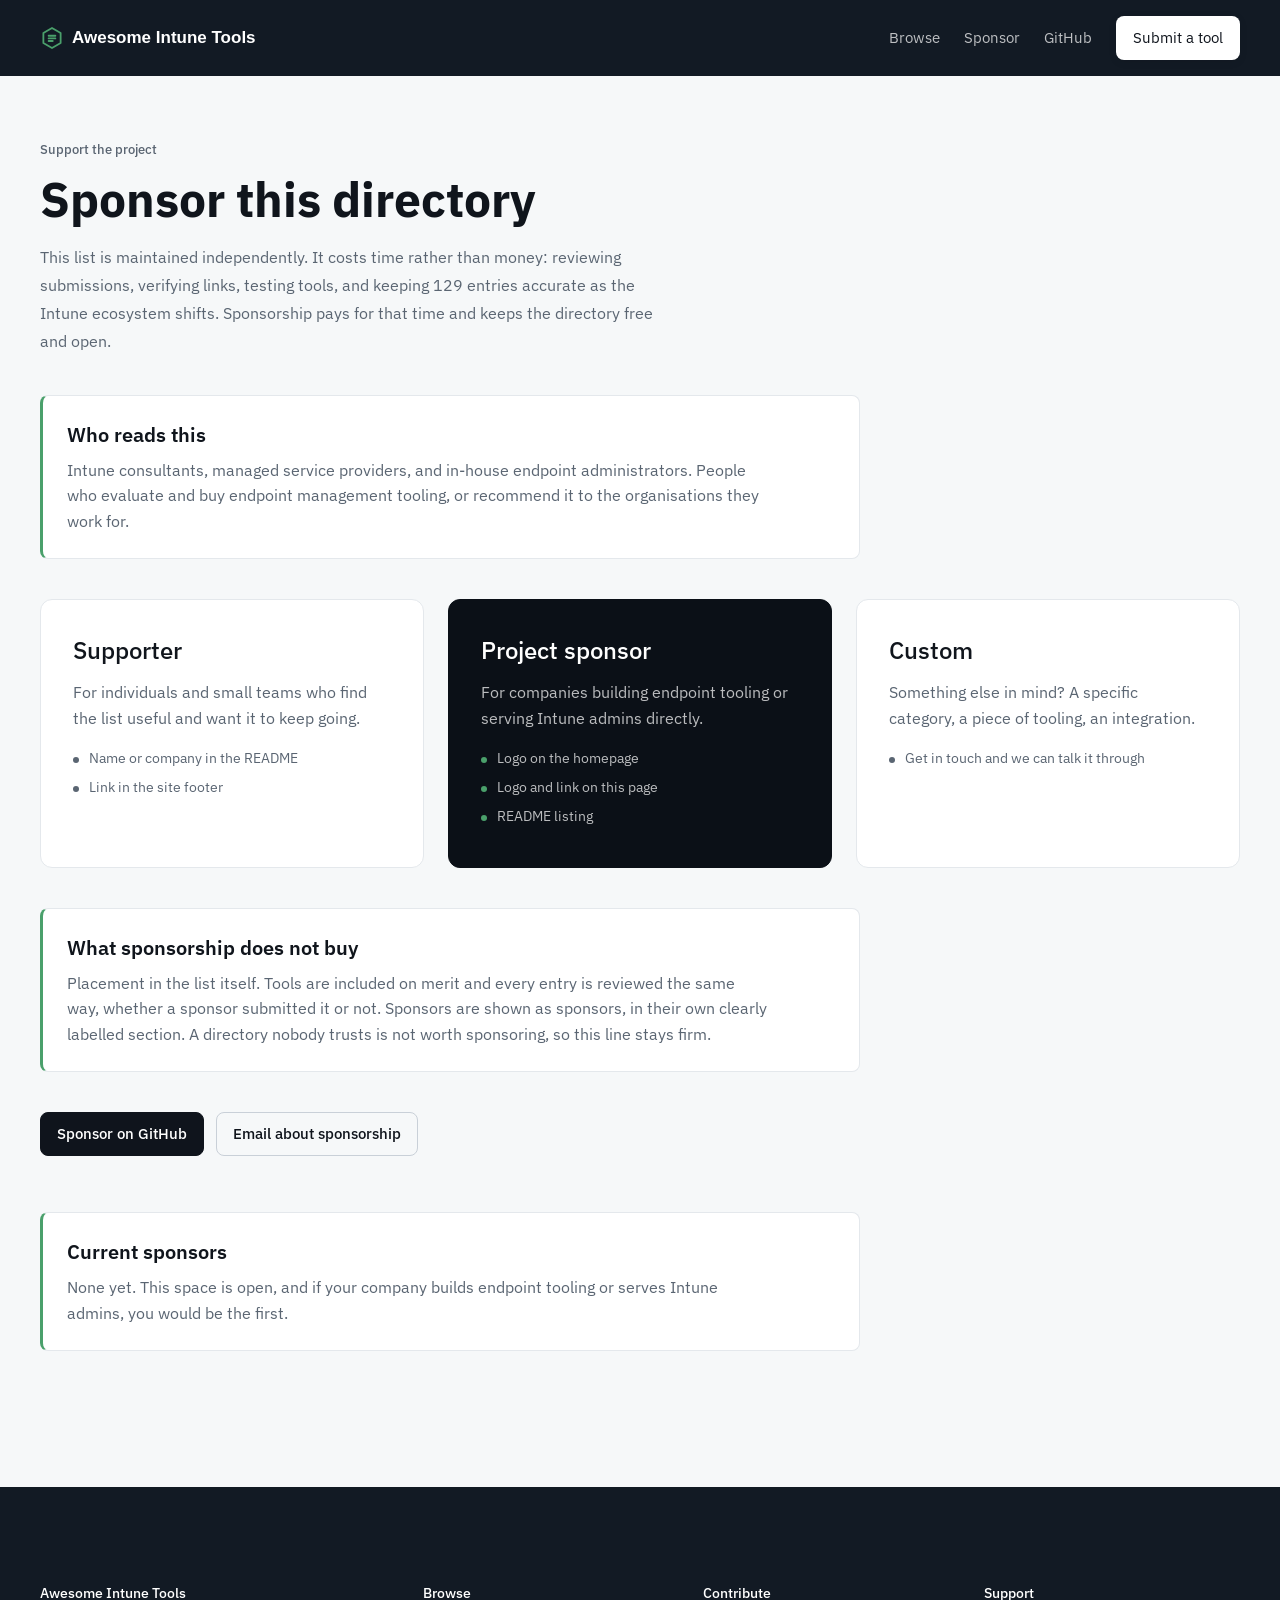
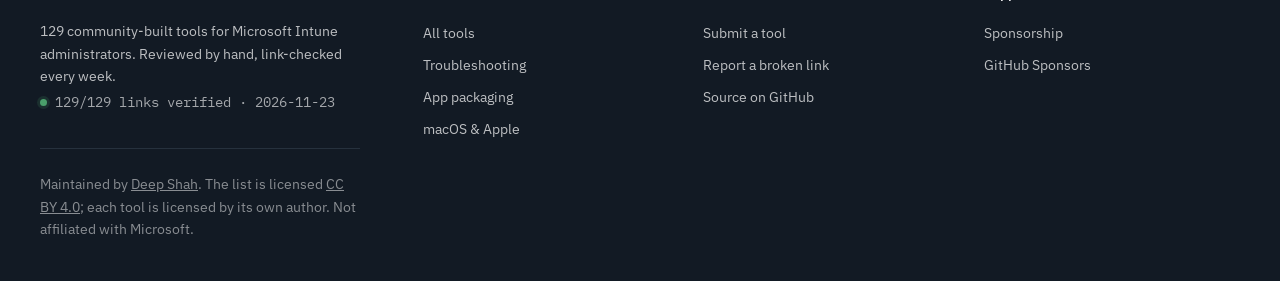
<file: docs/sponsor.html>
<!DOCTYPE html>
<html lang="en">
<head>
<meta charset="utf-8">
<meta name="viewport" content="width=device-width, initial-scale=1">
<title>Sponsorship — Awesome Intune Tools</title>
<meta name="description" content="Support an independent, vendor-neutral directory of Microsoft Intune tools used by consultants, MSPs and in-house endpoint teams.">
<link rel="canonical" href="https://deepshah0308.github.io/awesome-intunetools/sponsor.html">
<meta name="robots" content="index, follow, max-image-preview:large, max-snippet:-1">
<meta name="author" content="Deep Shah">
<meta property="og:type" content="website">
<meta property="og:site_name" content="Awesome Intune Tools">
<meta property="og:title" content="Sponsorship — Awesome Intune Tools">
<meta property="og:description" content="Support an independent, vendor-neutral directory of Microsoft Intune tools used by consultants, MSPs and in-house endpoint teams.">
<meta property="og:url" content="https://deepshah0308.github.io/awesome-intunetools/sponsor.html">
<meta property="og:image" content="https://deepshah0308.github.io/awesome-intunetools/og-image.svg">
<meta name="twitter:card" content="summary_large_image">
<meta name="twitter:title" content="Sponsorship — Awesome Intune Tools">
<meta name="twitter:description" content="Support an independent, vendor-neutral directory of Microsoft Intune tools used by consultants, MSPs and in-house endpoint teams.">
<meta name="twitter:image" content="https://deepshah0308.github.io/awesome-intunetools/og-image.svg">
<meta name="theme-color" content="#1F1633">
<link rel="icon" href="favicon.svg" type="image/svg+xml">
<link rel="preconnect" href="https://fonts.googleapis.com">
<link rel="preconnect" href="https://fonts.gstatic.com" crossorigin>
<link href="https://fonts.googleapis.com/css2?family=IBM+Plex+Mono:wght@400;500&family=IBM+Plex+Sans:wght@400;500;600;700&display=swap" rel="stylesheet">
<link rel="stylesheet" href="style.css">

</head>
<body>
<header class="top">
  <div class="wrap top-in">
    <a class="mark" href="index.html"><svg viewBox="0 0 32 32" fill="none" aria-hidden="true" focusable="false"><path d="M16 2.6 27.5 9.3v13.4L16 29.4 4.5 22.7V9.3z" stroke="currentColor" stroke-width="2.4" stroke-linejoin="round"/><path d="M11.5 13h9M11.5 16.5h9M11.5 20h5.5" stroke="currentColor" stroke-width="2.4" stroke-linecap="round"/></svg><span>Awesome Intune Tools</span></a>
    <nav class="top-links" aria-label="Main">
      <a href="index.html#directory">Browse</a>
      <a href="sponsor.html">Sponsor</a>
      <a href="https://github.com/Deepshah0308/awesome-intunetools" rel="noopener">GitHub</a>
      <a href="submit.html" class="btn btn-inverted">Submit a tool</a>
    </nav>
  </div>
</header>
<main class="page">
  <div class="wrap">
    <div class="page-head">
      <p class="eyebrow">Support the project</p>
      <h1>Sponsor this directory</h1>
      <p class="intro">This list is maintained independently. It costs time rather than money: reviewing
      submissions, verifying links, testing tools, and keeping 129 entries accurate as the Intune
      ecosystem shifts. Sponsorship pays for that time and keeps the directory free and open.</p>
    </div>

    <div class="callout">
      <h2>Who reads this</h2>
      <p>Intune consultants, managed service providers, and in-house endpoint administrators. People who
      evaluate and buy endpoint management tooling, or recommend it to the organisations they work for.</p>
    </div>

    <div class="tiers">
      <div class="tier">
        <h3>Supporter</h3>
        <p>For individuals and small teams who find the list useful and want it to keep going.</p>
        <ul>
          <li>Name or company in the README</li>
          <li>Link in the site footer</li>
        </ul>
      </div>
      <div class="tier tier-featured">
        <h3>Project sponsor</h3>
        <p>For companies building endpoint tooling or serving Intune admins directly.</p>
        <ul>
          <li>Logo on the homepage</li>
          <li>Logo and link on this page</li>
          <li>README listing</li>
        </ul>
      </div>
      <div class="tier">
        <h3>Custom</h3>
        <p>Something else in mind? A specific category, a piece of tooling, an integration.</p>
        <ul>
          <li>Get in touch and we can talk it through</li>
        </ul>
      </div>
    </div>

    <div class="callout">
      <h2>What sponsorship does not buy</h2>
      <p>Placement in the list itself. Tools are included on merit and every entry is reviewed the same
      way, whether a sponsor submitted it or not. Sponsors are shown as sponsors, in their own clearly
      labelled section. A directory nobody trusts is not worth sponsoring, so this line stays firm.</p>
    </div>

    <div class="band-actions" style="margin-top:40px">
      <a class="btn btn-primary" href="https://github.com/sponsors/Deepshah0308" rel="noopener">Sponsor on GitHub</a>
      <a class="btn btn-outline" href="mailto:Deep030899@gmail.com?subject=Sponsoring%20Awesome%20Intune%20Tools">Email about sponsorship</a>
    </div>

    <div class="callout" style="margin-top:56px">
      <h2>Current sponsors</h2>
      <p>None yet. This space is open, and if your company builds endpoint tooling or serves Intune
      admins, you would be the first.</p>
    </div>
  </div>
</main>
<footer class="foot">
  <div class="wrap">
    <div class="foot-grid">
      <div>
        <h3>Awesome Intune Tools</h3>
        <p>129 community-built tools for Microsoft Intune administrators. Reviewed by hand, link-checked every week.</p>
        <p class="verified">129/129 links verified · 2026-11-23</p>
      </div>
      <div>
        <h3>Browse</h3>
        <ul>
          <li><a href="index.html#directory">All tools</a></li>
          <li><a href="index.html#troubleshooting">Troubleshooting</a></li>
          <li><a href="index.html#packaging">App packaging</a></li>
          <li><a href="index.html#apple">macOS &amp; Apple</a></li>
        </ul>
      </div>
      <div>
        <h3>Contribute</h3>
        <ul>
          <li><a href="submit.html">Submit a tool</a></li>
          <li><a href="https://github.com/Deepshah0308/awesome-intunetools/issues" rel="noopener">Report a broken link</a></li>
          <li><a href="https://github.com/Deepshah0308/awesome-intunetools" rel="noopener">Source on GitHub</a></li>
        </ul>
      </div>
      <div>
        <h3>Support</h3>
        <ul>
          <li><a href="sponsor.html">Sponsorship</a></li>
          <li><a href="https://github.com/sponsors/Deepshah0308" rel="noopener">GitHub Sponsors</a></li>
        </ul>
      </div>
    </div>
    <p class="foot-base">Maintained by <a href="https://github.com/Deepshah0308" rel="noopener">Deep Shah</a>.
    The list is licensed <a href="http://creativecommons.org/licenses/by/4.0/" rel="noopener license">CC BY 4.0</a>;
    each tool is licensed by its own author. Not affiliated with Microsoft.</p>
  </div>
</footer>
</body>
</html>
</file>
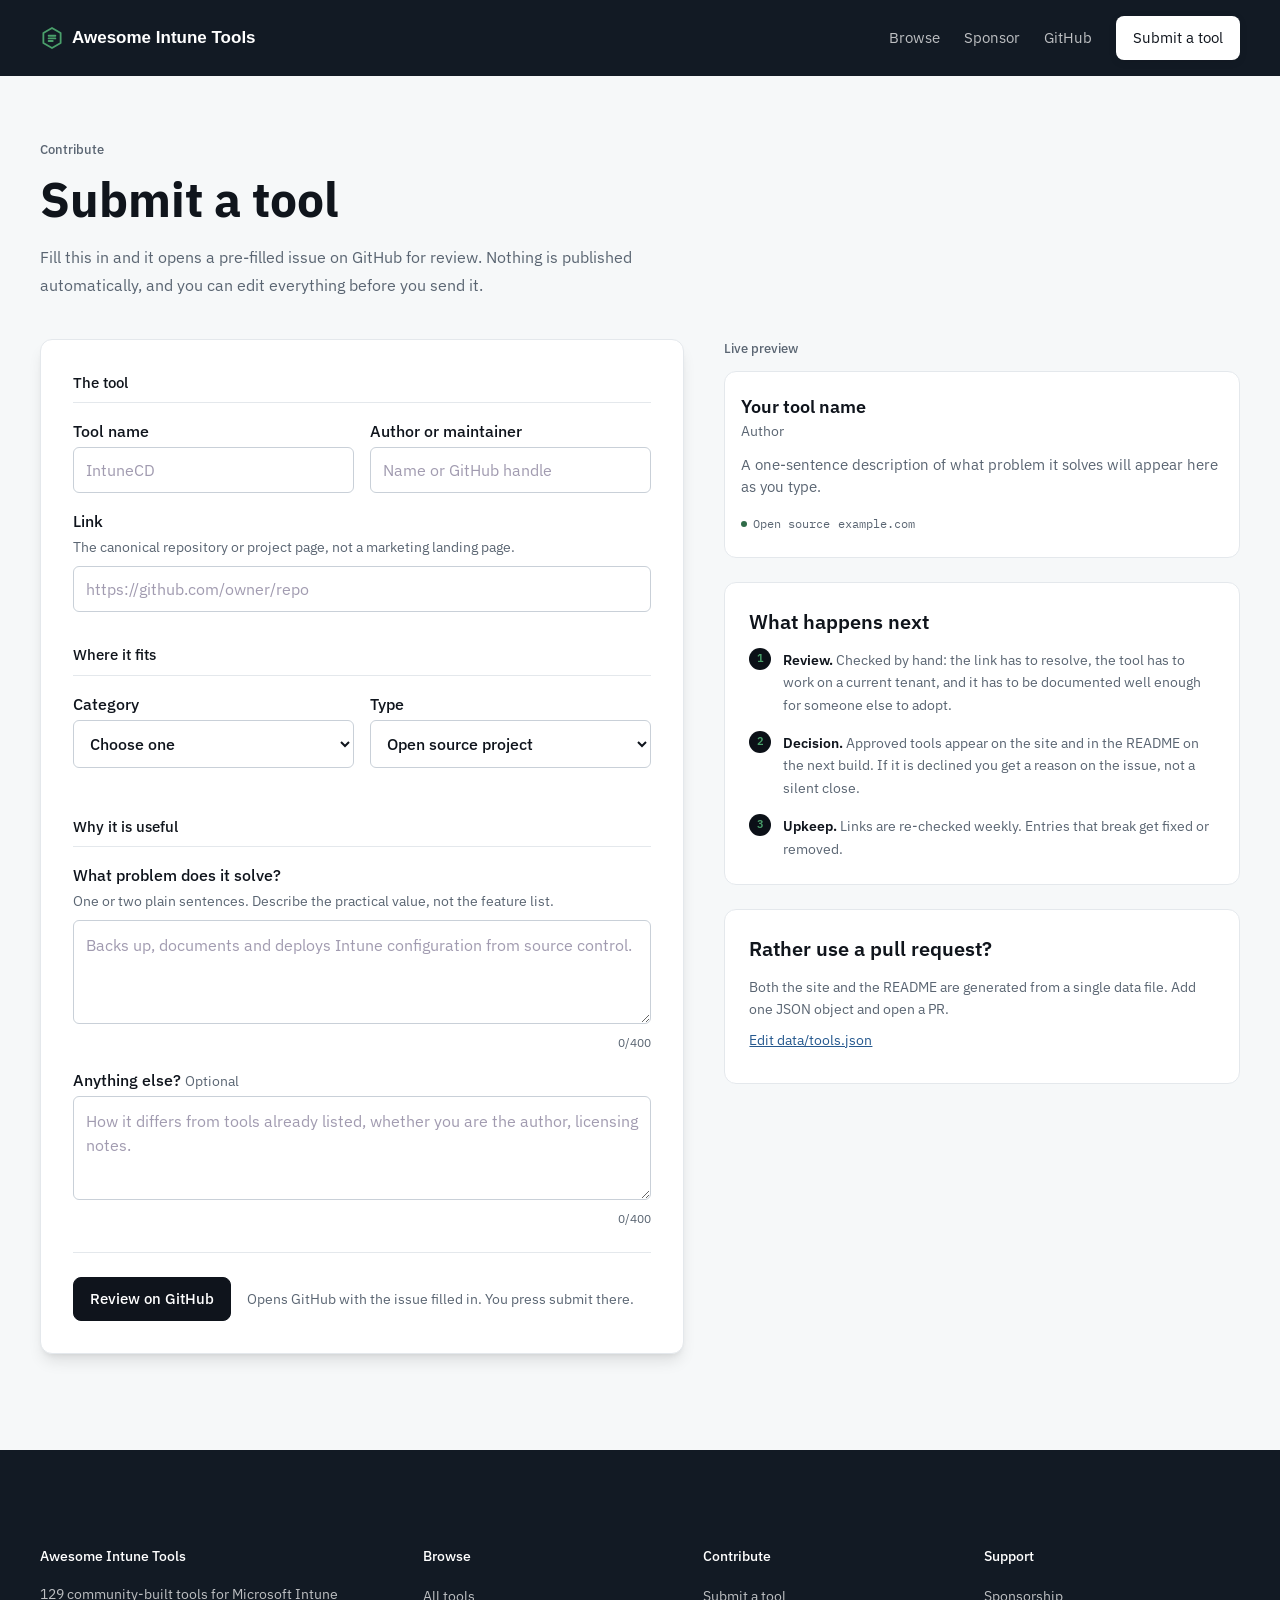
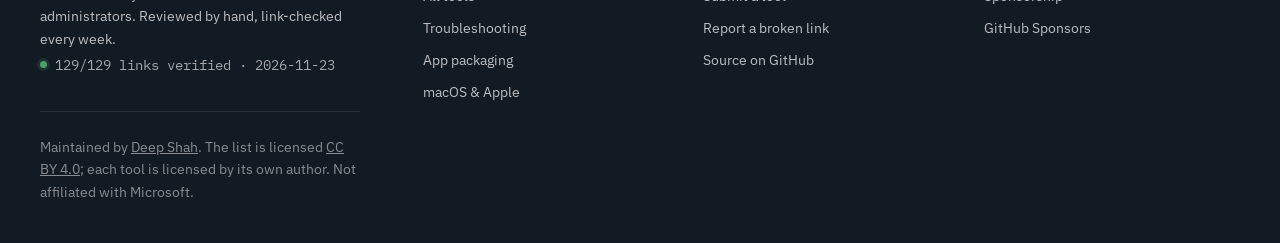
<file: docs/submit.html>
<!DOCTYPE html>
<html lang="en">
<head>
<meta charset="utf-8">
<meta name="viewport" content="width=device-width, initial-scale=1">
<title>Submit a tool — Awesome Intune Tools</title>
<meta name="description" content="Suggest a Microsoft Intune tool for the directory. Submissions are reviewed manually before being added to the list.">
<link rel="canonical" href="https://deepshah0308.github.io/awesome-intunetools/submit.html">
<meta name="robots" content="index, follow, max-image-preview:large, max-snippet:-1">
<meta name="author" content="Deep Shah">
<meta property="og:type" content="website">
<meta property="og:site_name" content="Awesome Intune Tools">
<meta property="og:title" content="Submit a tool — Awesome Intune Tools">
<meta property="og:description" content="Suggest a Microsoft Intune tool for the directory. Submissions are reviewed manually before being added to the list.">
<meta property="og:url" content="https://deepshah0308.github.io/awesome-intunetools/submit.html">
<meta property="og:image" content="https://deepshah0308.github.io/awesome-intunetools/og-image.svg">
<meta name="twitter:card" content="summary_large_image">
<meta name="twitter:title" content="Submit a tool — Awesome Intune Tools">
<meta name="twitter:description" content="Suggest a Microsoft Intune tool for the directory. Submissions are reviewed manually before being added to the list.">
<meta name="twitter:image" content="https://deepshah0308.github.io/awesome-intunetools/og-image.svg">
<meta name="theme-color" content="#1F1633">
<link rel="icon" href="favicon.svg" type="image/svg+xml">
<link rel="preconnect" href="https://fonts.googleapis.com">
<link rel="preconnect" href="https://fonts.gstatic.com" crossorigin>
<link href="https://fonts.googleapis.com/css2?family=IBM+Plex+Mono:wght@400;500&family=IBM+Plex+Sans:wght@400;500;600;700&display=swap" rel="stylesheet">
<link rel="stylesheet" href="style.css">

</head>
<body>
<header class="top">
  <div class="wrap top-in">
    <a class="mark" href="index.html"><svg viewBox="0 0 32 32" fill="none" aria-hidden="true" focusable="false"><path d="M16 2.6 27.5 9.3v13.4L16 29.4 4.5 22.7V9.3z" stroke="currentColor" stroke-width="2.4" stroke-linejoin="round"/><path d="M11.5 13h9M11.5 16.5h9M11.5 20h5.5" stroke="currentColor" stroke-width="2.4" stroke-linecap="round"/></svg><span>Awesome Intune Tools</span></a>
    <nav class="top-links" aria-label="Main">
      <a href="index.html#directory">Browse</a>
      <a href="sponsor.html">Sponsor</a>
      <a href="https://github.com/Deepshah0308/awesome-intunetools" rel="noopener">GitHub</a>
      <a href="submit.html" class="btn btn-inverted">Submit a tool</a>
    </nav>
  </div>
</header>
<main class="page">
  <div class="wrap">
    <div class="page-head">
      <p class="eyebrow">Contribute</p>
      <h1>Submit a tool</h1>
      <p class="intro">Fill this in and it opens a pre-filled issue on GitHub for review. Nothing is
      published automatically, and you can edit everything before you send it.</p>
    </div>

    <div class="split">
      <form class="form-card" id="submitForm" novalidate>
        <fieldset class="fieldset">
          <legend>The tool</legend>
          <div class="row-2">
            <div class="field">
              <label for="tool_name">Tool name</label>
              <input id="tool_name" name="tool_name" required maxlength="80" placeholder="IntuneCD">
              <p class="err" id="err_tool_name" hidden>Add the tool's name.</p>
            </div>
            <div class="field">
              <label for="author">Author or maintainer</label>
              <input id="author" name="author" required maxlength="80" placeholder="Name or GitHub handle">
              <p class="err" id="err_author" hidden>Add the author's name or handle.</p>
            </div>
          </div>
          <div class="field">
            <label for="tool_url">Link</label>
            <p class="hint">The canonical repository or project page, not a marketing landing page.</p>
            <input id="tool_url" name="tool_url" type="url" required placeholder="https://github.com/owner/repo">
            <p class="err" id="err_tool_url" hidden>Add a full link starting with https://</p>
          </div>
        </fieldset>

        <fieldset class="fieldset">
          <legend>Where it fits</legend>
          <div class="row-2">
            <div class="field">
              <label for="category">Category</label>
              <select id="category" name="category" required>
                <option value="">Choose one</option>
                <option value="device-management">Device Management</option>
<option value="troubleshooting">Troubleshooting &amp; Debugging</option>
<option value="packaging">App Packaging &amp; Deployment</option>
<option value="autopilot">Autopilot &amp; Provisioning</option>
<option value="baselines">Baselines &amp; Configuration as Code</option>
<option value="apple">macOS &amp; Apple</option>
<option value="android">Android &amp; Cross-platform</option>
<option value="graph">Graph API &amp; PowerShell</option>
<option value="reporting">Reporting &amp; Analytics</option>
<option value="remediation">Remediations &amp; Scripts</option>
<option value="backup">Backup, Restore &amp; Documentation</option>
<option value="security">Security &amp; Hardening</option>
<option value="automation">Automation &amp; Assignments</option>
<option value="misc">Utilities &amp; Discovery</option>
              </select>
              <p class="err" id="err_category" hidden>Pick the closest category.</p>
            </div>
            <div class="field">
              <label for="kind">Type</label>
              <select id="kind" name="kind" required>
                <option value="repo">Open source project</option>
                <option value="web">Hosted web tool</option>
                <option value="guide">Guide or blog post</option>
              </select>
            </div>
          </div>
        </fieldset>

        <fieldset class="fieldset">
          <legend>Why it is useful</legend>
          <div class="field">
            <label for="description">What problem does it solve?</label>
            <p class="hint">One or two plain sentences. Describe the practical value, not the feature list.</p>
            <textarea id="description" name="description" required maxlength="400"
                      placeholder="Backs up, documents and deploys Intune configuration from source control."></textarea>
            <p class="count"><span id="count_description">0</span>/400</p>
            <p class="err" id="err_description" hidden>Add a short description.</p>
          </div>
          <div class="field">
            <label for="notes">Anything else? <span class="opt">Optional</span></label>
            <textarea id="notes" name="notes" maxlength="400"
                      placeholder="How it differs from tools already listed, whether you are the author, licensing notes."></textarea>
            <p class="count"><span id="count_notes">0</span>/400</p>
          </div>
        </fieldset>

        <div class="form-actions">
          <button class="btn btn-primary" type="submit">Review on GitHub</button>
          <p class="note">Opens GitHub with the issue filled in. You press submit there.</p>
        </div>
      </form>

      <aside class="aside-sticky">
        <div>
          <div class="preview-head">
            <p class="eyebrow" style="margin:0">Live preview</p>
          </div>
          <article class="tool" id="preview">
            <h3><a href="#" id="pv_name">Your tool name</a></h3>
            <p class="by" id="pv_author">Author</p>
            <p class="desc" id="pv_desc">A one-sentence description of what problem it solves will appear here as you type.</p>
            <p class="meta"><span class="kind kind-repo" id="pv_kind">Open source</span><span class="src" id="pv_src">example.com</span></p>
          </article>
        </div>

        <div class="panel">
          <h2>What happens next</h2>
          <ol class="steps">
            <li><strong>Review.</strong> Checked by hand: the link has to resolve, the tool has to work on a
            current tenant, and it has to be documented well enough for someone else to adopt.</li>
            <li><strong>Decision.</strong> Approved tools appear on the site and in the README on the next
            build. If it is declined you get a reason on the issue, not a silent close.</li>
            <li><strong>Upkeep.</strong> Links are re-checked weekly. Entries that break get fixed or removed.</li>
          </ol>
        </div>

        <div class="panel">
          <h2>Rather use a pull request?</h2>
          <p>Both the site and the README are generated from a single data file. Add one JSON object and open a PR.</p>
          <p><a href="https://github.com/Deepshah0308/awesome-intunetools/blob/main/data/tools.json" rel="noopener">Edit data/tools.json</a></p>
        </div>
      </aside>
    </div>
  </div>
</main>
<footer class="foot">
  <div class="wrap">
    <div class="foot-grid">
      <div>
        <h3>Awesome Intune Tools</h3>
        <p>129 community-built tools for Microsoft Intune administrators. Reviewed by hand, link-checked every week.</p>
        <p class="verified">129/129 links verified · 2026-11-23</p>
      </div>
      <div>
        <h3>Browse</h3>
        <ul>
          <li><a href="index.html#directory">All tools</a></li>
          <li><a href="index.html#troubleshooting">Troubleshooting</a></li>
          <li><a href="index.html#packaging">App packaging</a></li>
          <li><a href="index.html#apple">macOS &amp; Apple</a></li>
        </ul>
      </div>
      <div>
        <h3>Contribute</h3>
        <ul>
          <li><a href="submit.html">Submit a tool</a></li>
          <li><a href="https://github.com/Deepshah0308/awesome-intunetools/issues" rel="noopener">Report a broken link</a></li>
          <li><a href="https://github.com/Deepshah0308/awesome-intunetools" rel="noopener">Source on GitHub</a></li>
        </ul>
      </div>
      <div>
        <h3>Support</h3>
        <ul>
          <li><a href="sponsor.html">Sponsorship</a></li>
          <li><a href="https://github.com/sponsors/Deepshah0308" rel="noopener">GitHub Sponsors</a></li>
        </ul>
      </div>
    </div>
    <p class="foot-base">Maintained by <a href="https://github.com/Deepshah0308" rel="noopener">Deep Shah</a>.
    The list is licensed <a href="http://creativecommons.org/licenses/by/4.0/" rel="noopener license">CC BY 4.0</a>;
    each tool is licensed by its own author. Not affiliated with Microsoft.</p>
  </div>
</footer>
<script src="submit.js" defer></script>
</body>
</html>
</file>
<file: docs/style.css>
/* Awesome Intune Tools — token system
   Derived from the endpoint console: cool slate neutrals carry every
   surface, and one accent (the green of a passing check) marks the
   verification signal and nothing else. */

:root {
  /* brand & accent */
  --primary: #0f141c;
  --ink-deep: #0f141c;
  --accent: #4aa06b;      /* on dark surfaces and as a fill */
  --accent-ink: #2f6b48;  /* same accent as text on light */
  --link: #26598f;

  /* surface */
  --canvas-dark: #121a24;
  --night: #0b1017;
  --canvas-light: #ffffff;
  --press-light: #eef1f4;
  --hairline-dark: #26313d;
  --hairline-cool: #c9d0d8;
  --hairline-cloud: #e4e8ec;
  --paper: #f6f8f9;

  /* text */
  --on-primary: #ffffff;
  --ink: #10151c;
  --ink-press: #0b1017;
  --on-dark-muted: rgba(255, 255, 255, 0.72);
  --on-dark-faint: rgba(255, 255, 255, 0.18);
  --ink-muted: #5a6572;

  /* spacing */
  --xxs: 2px; --xs: 4px; --sm: 8px; --md: 12px;
  --lg: 16px; --xl: 24px; --xxl: 32px; --section: 96px;

  /* radius */
  --r-xs: 4px; --r-sm: 6px; --r-md: 8px;
  --r-lg: 10px; --r-xl: 12px; --r-xxl: 18px; --r-full: 9999px;
}

*, *::before, *::after { box-sizing: border-box; }
html { -webkit-text-size-adjust: 100%; scroll-behavior: smooth; }

body {
  margin: 0;
  background: var(--canvas-light);
  color: var(--ink);
  font-family: "IBM Plex Sans", -apple-system, system-ui, "Segoe UI", Helvetica, Arial, sans-serif;
  font-size: 16px;
  font-weight: 500;
  line-height: 1.5;
  -webkit-font-smoothing: antialiased;
}

h1, h2, h3, .display {
  font-family: "IBM Plex Sans", system-ui, sans-serif;
  margin: 0;
}

a { color: var(--link); }

.wrap { width: min(1200px, 100% - 3rem); margin-inline: auto; }
.sr {
  position: absolute; width: 1px; height: 1px; padding: 0; margin: -1px;
  overflow: hidden; clip: rect(0 0 0 0); white-space: nowrap; border: 0;
}
.skip { position: absolute; left: -9999px; background: #fff; color: var(--ink); padding: var(--md) var(--lg); z-index: 60; }
.skip:focus { left: var(--lg); top: var(--lg); }
:focus-visible { outline: 3px solid rgba(59, 130, 246, 0.5); outline-offset: 2px; }

/* ---------------- typography roles ---------------- */
.eyebrow {
  font-size: 13px; font-weight: 500; line-height: 1.6;
  color: var(--ink-muted); margin: 0 0 var(--md);
}
.eyebrow-dark { color: rgba(255, 255, 255, 0.55); }

/* ---------------- buttons ---------------- */
.btn {
  display: inline-flex; align-items: center; justify-content: center;
  font-family: "IBM Plex Sans", sans-serif;
  font-size: 15px; font-weight: 500; line-height: 1.2;
  padding: var(--md) var(--lg); border-radius: var(--r-md);
  text-decoration: none; border: 1px solid transparent; cursor: pointer;
  min-height: 44px;
}
.btn-primary { background: var(--primary); color: var(--on-primary); border-color: var(--primary); }
.btn-primary:active { background: #efefef; color: var(--ink-press); }
.btn-inverted { background: var(--on-primary); color: var(--ink-deep); box-shadow: rgba(0, 0, 0, 0.08) 0 2px 8px 0; }
.btn-inverted:active { background: var(--press-light); color: var(--ink-press); }
.btn-ghost-dark {
  background: var(--on-dark-faint); color: var(--on-primary);
  border-radius: var(--r-xl); padding: var(--sm) var(--lg);
  font-weight: 500; line-height: 1.29;
}
.btn-outline { background: transparent; color: var(--ink-deep); border-color: var(--hairline-cool); font-weight: 500; }
.btn-outline:hover { border-color: var(--ink-deep); }

/* ---------------- masthead ---------------- */
.top { background: var(--canvas-dark); padding: var(--lg) 0; }
.top-in { display: flex; align-items: center; justify-content: space-between; gap: var(--lg); flex-wrap: wrap; }
.mark {
  display: inline-flex; align-items: center; gap: var(--sm);
  color: #fff; text-decoration: none;
  font-family: "Space Grotesk", sans-serif; font-size: 17px; font-weight: 700;
}
.mark svg { width: 24px; height: 24px; color: var(--accent); flex: none; }
.top-links { display: flex; align-items: center; gap: var(--xl); }
.top-links a {
  color: var(--on-dark-muted); text-decoration: none;
  font-size: 15px; font-weight: 400;
}
.top-links a:hover { color: #fff; }
.top-links .btn { color: var(--ink-deep); }

/* ---------------- hero ---------------- */
.hero {
  position: relative; background: var(--canvas-dark); color: #fff;
  padding: 84px 0 var(--section); overflow: hidden;
}
.hero::before {
  content: ""; position: absolute; inset: 0; pointer-events: none;
  background: linear-gradient(180deg, rgba(255,255,255,.028), transparent 55%);
}
.hero > .wrap { position: relative; z-index: 1; }
.hero h1 {
  font-size: clamp(2.4rem, 5.4vw, 4.4rem); font-weight: 700; line-height: 1.08;
  max-width: 15ch; margin-bottom: var(--xl);
}
.chip-accent {
  color: #fff; white-space: nowrap;
  border-bottom: 3px solid var(--accent); padding-bottom: 2px;
  box-decoration-break: clone; -webkit-box-decoration-break: clone;
}
.lede {
  font-size: 16px; font-weight: 400; line-height: 2;
  color: var(--on-dark-muted); max-width: 56ch; margin: 0 0 var(--xxl);
}

.search { max-width: 620px; }
.search-row { display: flex; gap: var(--sm); }
#q {
  flex: 1; min-width: 0;
  padding: var(--md) var(--lg); min-height: 52px;
  font: 500 16px "IBM Plex Sans", sans-serif; color: var(--ink-deep);
  background: #fff; border: 1px solid transparent; border-radius: var(--r-md);
}
#q::placeholder { color: #8b949f; font-weight: 400; }
#q:focus { outline: none; box-shadow: 0 0 0 3px rgba(74, 160, 107, 0.45); }
.tally {
  margin: var(--md) 0 0; font-size: 14px; font-weight: 400;
  color: var(--on-dark-muted); font-variant-numeric: tabular-nums;
}

.chips { display: flex; flex-wrap: wrap; gap: var(--sm); margin-top: var(--xxl); }
.chip {
  font-family: inherit; font-size: 13px; font-weight: 400;
  color: var(--on-dark-muted); background: transparent;
  border: 1px solid var(--hairline-dark); border-radius: var(--r-md);
  padding: 6px var(--md); cursor: pointer; min-height: 32px;
}
.chip b { font-weight: 500; opacity: .55; margin-left: var(--xs); font-variant-numeric: tabular-nums; }
.chip:hover { border-color: var(--ink-muted); color: #fff; }
.chip.on { background: var(--ink-muted); border-color: var(--ink-muted); color: #fff; }

/* ---------------- directory (light band) ---------------- */
.directory { background: var(--paper); padding: var(--section) 0; }
.layout { display: grid; grid-template-columns: 220px minmax(0, 1fr); gap: 40px; align-items: start; }
.rail { position: sticky; top: var(--xl); }
.rail ul { list-style: none; margin: 0; padding: 0; border-top: 1px solid var(--hairline-cloud); }
.rail li { display: flex; justify-content: space-between; gap: var(--sm); border-bottom: 1px solid var(--hairline-cloud); }
.rail li a { flex: 1; padding: 10px 0; font-size: 14px; color: var(--ink-deep); text-decoration: none; }
.rail li a:hover { color: var(--link); }
.rail li span { padding: 10px 0; font-size: 12px; color: var(--ink-muted); font-variant-numeric: tabular-nums; }
.rail-note { margin-top: var(--lg); font-size: 12px; font-weight: 400; color: var(--ink-muted); line-height: 1.6; }

.cat { margin-bottom: 64px; scroll-margin-top: var(--xl); }
.cat-head { margin-bottom: var(--xl); }
.cat-head h2 { font-size: 27px; font-weight: 500; line-height: 1.25; }
.cat-head p { margin: var(--sm) 0 0; font-size: 16px; font-weight: 400; color: var(--ink-muted); max-width: 62ch; }

.grid { display: grid; grid-template-columns: repeat(auto-fill, minmax(268px, 1fr)); gap: var(--md); }

.tool {
  background: var(--canvas-light); border: 1px solid var(--hairline-cloud);
  border-radius: var(--r-xl); padding: var(--xl) var(--lg);
  display: flex; flex-direction: column;
  transition: border-color .15s ease, transform .15s ease, box-shadow .15s ease;
}
.tool:hover, .tool:focus-within {
  border-color: var(--ink-muted); transform: translateY(-2px);
  box-shadow: 0 10px 22px -10px rgba(31, 22, 51, .28);
}
.tool h3 { font-size: 18px; font-weight: 600; line-height: 1.25; margin-bottom: var(--xxs); overflow-wrap: anywhere; }
.tool h3 a { color: var(--ink-deep); text-decoration: none; }
.tool h3 a:hover { text-decoration: underline; }
.by { margin: 0 0 var(--md); font-size: 14px; font-weight: 400; color: var(--ink-muted); }
.desc { margin: 0 0 var(--lg); font-size: 15px; font-weight: 400; line-height: 1.5; color: var(--ink-muted); flex: 1; }
.meta { margin: 0; display: flex; align-items: center; gap: var(--sm); flex-wrap: wrap; }
.kind {
  display: inline-flex; align-items: center; gap: 6px;
  font-family: "IBM Plex Mono", ui-monospace, monospace;
  font-size: 12px; font-weight: 400; color: var(--ink-muted);
}
.kind::before {
  content: ""; width: 6px; height: 6px; border-radius: var(--r-full);
  background: var(--accent-ink); flex: none;
}
.kind-web::before { background: var(--link); }
.kind-guide::before { background: #97a2ae; }
.src { overflow-wrap: anywhere; font-size: 12px; font-weight: 400; color: var(--ink-muted); font-family: "IBM Plex Mono", ui-monospace, monospace; }

.empty { padding: 64px 0; font-size: 16px; color: var(--ink-muted); }
.empty button { font: inherit; color: var(--link); background: none; border: 0; padding: 0; cursor: pointer; text-decoration: underline; }

/* ---------------- dark CTA band ---------------- */
.band-dark { background: var(--canvas-dark); color: #fff; padding: var(--section) 0; }
.band-dark h2 { font-size: clamp(1.9rem, 4vw, 3.1rem); font-weight: 700; line-height: 1.1; max-width: 18ch; }
.band-dark .sub { font-size: 16px; font-weight: 400; line-height: 2; color: var(--on-dark-muted); max-width: 56ch; margin: var(--lg) 0 var(--xxl); }
.band-actions { display: flex; gap: var(--md); flex-wrap: wrap; }

/* ---------------- page shells (light transactional) ---------------- */
.page { background: var(--paper); padding: 64px 0 var(--section); }
.page-head { max-width: 62ch; margin-bottom: 40px; }
.page-head h1 { font-size: clamp(2rem, 4.4vw, 3rem); font-weight: 700; line-height: 1.12; }
.page-head .intro { font-size: 16px; font-weight: 400; line-height: 1.75; color: var(--ink-muted); margin: var(--lg) 0 0; }

.split { display: grid; grid-template-columns: minmax(0, 1.25fr) minmax(0, 1fr); gap: 40px; align-items: start; }

/* ---------------- form ---------------- */
.form-card {
  background: var(--canvas-light); border: 1px solid var(--hairline-cloud);
  border-radius: var(--r-xl); padding: var(--xxl);
  box-shadow: rgba(0,0,0,0.1) 0 10px 15px -3px, rgba(0,0,0,0.1) 0 4px 6px -4px;
}
.fieldset { border: 0; margin: 0 0 var(--xxl); padding: 0; }
.fieldset:last-of-type { margin-bottom: var(--xl); }
.fieldset legend {
  padding: 0; margin-bottom: var(--lg); width: 100%;
  font-size: 15px; font-weight: 500;
  color: var(--ink); border-bottom: 1px solid var(--hairline-cloud); padding-bottom: var(--sm);
}
.field { margin-bottom: var(--lg); }
.field:last-child { margin-bottom: 0; }
.field label { display: block; font-size: 16px; font-weight: 500; color: var(--ink-deep); margin-bottom: var(--xs); }
.field .hint { font-size: 14px; font-weight: 400; color: var(--ink-muted); margin: 0 0 var(--sm); }
.field .opt { font-weight: 400; color: var(--ink-muted); font-size: 14px; }
.field input, .field select, .field textarea {
  width: 100%; padding: var(--md); min-height: 44px;
  font: 500 16px "IBM Plex Sans", sans-serif; color: var(--ink-deep);
  background: #fff; border: 1px solid var(--hairline-cool); border-radius: var(--r-sm);
}
.field input::placeholder, .field textarea::placeholder { color: #a19bb0; font-weight: 400; }
.field input:focus, .field select:focus, .field textarea:focus {
  outline: none; border-color: var(--link);
  box-shadow: rgba(0, 0, 0, 0.15) 0 2px 10px inset;
}
.field textarea { min-height: 104px; resize: vertical; line-height: 1.5; }
.field-invalid input, .field-invalid select, .field-invalid textarea { border-color: #b3261e; }
.err { color: #b3261e; font-size: 14px; font-weight: 400; margin: var(--xs) 0 0; }
.row-2 { display: grid; grid-template-columns: 1fr 1fr; gap: var(--lg); }
.count { font-size: 12px; font-weight: 400; color: var(--ink-muted); text-align: right; margin: var(--xs) 0 0; font-variant-numeric: tabular-nums; }
.form-actions { display: flex; align-items: center; gap: var(--lg); flex-wrap: wrap; padding-top: var(--xl); border-top: 1px solid var(--hairline-cloud); }
.form-actions .note { font-size: 14px; font-weight: 400; color: var(--ink-muted); margin: 0; flex: 1; min-width: 220px; }

/* live preview */
.aside-sticky { position: sticky; top: var(--xl); display: grid; gap: var(--xl); }
.preview-head { display: flex; align-items: baseline; justify-content: space-between; gap: var(--sm); margin-bottom: var(--md); }
.panel { background: var(--canvas-light); border: 1px solid var(--hairline-cloud); border-radius: var(--r-xl); padding: var(--xl); }
.panel h2 { font-size: 20px; font-weight: 600; margin-bottom: var(--md); }
.panel p { font-size: 14px; font-weight: 400; color: var(--ink-muted); margin: 0 0 var(--sm); line-height: 1.6; }
.steps { list-style: none; margin: 0; padding: 0; counter-reset: s; }
.steps li { counter-increment: s; position: relative; padding: 0 0 var(--lg) 34px; font-size: 14px; font-weight: 400; color: var(--ink-muted); line-height: 1.6; }
.steps li:last-child { padding-bottom: 0; }
.steps li::before {
  content: counter(s); position: absolute; left: 0; top: -1px;
  width: 22px; height: 22px; border-radius: var(--r-full);
  background: var(--night); color: var(--accent);
  display: grid; place-items: center; font-size: 11px; font-weight: 600;
}
.steps strong { color: var(--ink-deep); font-weight: 600; }

/* ---------------- sponsor tiers ---------------- */
.tiers { display: grid; grid-template-columns: repeat(auto-fit, minmax(260px, 1fr)); gap: var(--xl); margin: 40px 0; }
.tier { background: #fff; border: 1px solid var(--hairline-cloud); border-radius: var(--r-xl); padding: var(--xxl); display: flex; flex-direction: column; }
.tier h3 { font-size: 24px; font-weight: 500; margin-bottom: var(--md); }
.tier p { font-size: 16px; font-weight: 400; color: var(--ink-muted); line-height: 1.6; margin: 0; }
.tier ul { list-style: none; margin: var(--lg) 0 0; padding: 0; }
.tier li { font-size: 14px; font-weight: 400; color: var(--ink-muted); padding-left: var(--lg); position: relative; margin-bottom: var(--sm); }
.tier li::before { content: ""; position: absolute; left: 0; top: 9px; width: 6px; height: 6px; border-radius: var(--r-full); background: var(--ink-muted); }
.tier-featured { background: var(--night); border-color: var(--night); color: #fff; }
.tier-featured h3 { color: #fff; }
.tier-featured p, .tier-featured li { color: var(--on-dark-muted); }
.tier-featured li::before { background: var(--accent); }

.callout { background: #fff; border: 1px solid var(--hairline-cloud); border-left: 3px solid var(--accent); border-radius: var(--r-md); padding: var(--xl); margin: 40px 0; max-width: 820px; }
.callout h2 { font-size: 20px; font-weight: 600; margin-bottom: var(--sm); }
.callout p { font-size: 16px; font-weight: 400; color: var(--ink-muted); line-height: 1.6; margin: 0; max-width: 70ch; }

/* ---------------- footer ---------------- */
.foot { background: var(--canvas-dark); color: var(--on-dark-muted); padding: var(--section) 0 40px; }
.foot-grid { display: grid; grid-template-columns: 1.4fr repeat(3, 1fr); gap: 40px var(--xl); }
.foot h3 { color: #fff; font-size: 14px; font-weight: 500; margin-bottom: var(--lg); }
.foot p { font-size: 14px; font-weight: 400; line-height: 1.6; margin: 0; max-width: 40ch; }
.foot ul { list-style: none; margin: 0; padding: 0; }
.foot li { margin-bottom: var(--sm); }
.foot a { color: var(--on-dark-muted); text-decoration: none; font-size: 14px; font-weight: 400; }
.foot a:hover { color: #fff; text-decoration: underline; }
.foot-base { margin-top: 56px; padding-top: var(--xl); border-top: 1px solid var(--hairline-dark); font-size: 14px; font-weight: 400; color: rgba(255,255,255,0.5); }
.foot-base a { color: rgba(255,255,255,0.5); text-decoration: underline; }

/* ---------------- responsive ---------------- */
@media (max-width: 991px) {
  .layout { grid-template-columns: minmax(0, 1fr); gap: var(--xl); }
  .rail { position: static; }
  .rail ul, .rail .eyebrow { display: none; }
  .split { grid-template-columns: minmax(0, 1fr); }
  .aside-sticky { position: static; }
  .foot-grid { grid-template-columns: 1fr 1fr; }
}
@media (max-width: 767px) {
  :root { --section: 56px; }
  .wrap { width: min(1200px, 100% - 2rem); }
  .top-links { gap: var(--lg); }
  .top-links a:not(.btn) { display: none; }
  .hero { padding: 48px 0 56px; }
  .grid { grid-template-columns: minmax(0, 1fr); }
  .row-2 { grid-template-columns: 1fr; }
  .form-card { padding: var(--xl) var(--lg); }
  .foot-grid { grid-template-columns: 1fr; gap: var(--xl); }
}
@media (prefers-reduced-motion: reduce) {
  html { scroll-behavior: auto; }
  * { animation: none !important; transition: none !important; }
}

/* ---------------- hero stack ---------------- */
.hero-grid {
  display: grid;
  grid-template-columns: minmax(0, 1fr) minmax(0, 460px);
  gap: 48px;
  align-items: start;
}
.hero-copy { min-width: 0; }
.hero-visual { min-width: 0; }

/* ---------------- the moment: tools per category ---------------- */
.dist {
  margin: 0;
  background: rgba(255, 255, 255, .035);
  border: 1px solid var(--hairline-dark);
  border-radius: var(--r-xl);
  padding: var(--xl);
}
.dist figcaption {
  font-size: 13px; color: rgba(255, 255, 255, .62);
  margin-bottom: var(--xl);
}
.dist ul { list-style: none; margin: 0; padding: 0; display: grid; gap: 12px; }
.dist li {
  display: grid; grid-template-columns: 168px minmax(0, 1fr) 24px;
  align-items: center; gap: var(--md);
}
.dist-label {
  font-size: 13px; color: rgba(255, 255, 255, .74); text-decoration: none;
  white-space: nowrap; overflow: hidden; text-overflow: ellipsis;
}
.dist-bar { height: 6px; border-radius: 3px; background: rgba(255, 255, 255, .08); }
.dist-bar i { display: block; height: 100%; border-radius: 3px; background: rgba(255, 255, 255, .28); }
/* the largest category is the one thing the chart is pointing at */
.dist li:first-child .dist-bar i { background: var(--accent); }
.dist-n {
  font-family: "IBM Plex Mono", ui-monospace, monospace;
  font-size: 12px; color: rgba(255, 255, 255, .62);
  text-align: right; font-variant-numeric: tabular-nums;
}

/* ---------------- the signature: the weekly check ---------------- */
.verified {
  display: inline-flex; align-items: center; gap: var(--sm);
  margin: var(--xl) 0 0;
  font-family: "IBM Plex Mono", ui-monospace, monospace;
  font-size: 12px; color: rgba(255, 255, 255, .62);
}
.verified::before {
  content: ""; width: 7px; height: 7px; border-radius: var(--r-full);
  background: var(--accent); box-shadow: 0 0 0 3px rgba(74, 160, 107, .16);
  flex: none;
}
.foot .verified { margin: 0 0 var(--xl); }

/* ---------------- CTA band: copy left, the checks right ---------------- */
.band-grid {
  display: grid; grid-template-columns: minmax(0, 1fr) minmax(0, 420px);
  gap: 56px; align-items: start;
}
.band-dark .band-grid h2 { max-width: 16ch; }
.checks { list-style: none; margin: 0; padding: 0; display: grid; gap: var(--xl); }
.checks li {
  display: grid; grid-template-columns: 26px minmax(0, 1fr); gap: var(--md);
  font-size: 15px; font-weight: 400; line-height: 1.6; color: var(--on-dark-muted);
}
.checks .n {
  font-family: "IBM Plex Mono", ui-monospace, monospace;
  font-size: 12px; color: var(--accent); padding-top: 4px;
}
.checks strong { display: block; color: #fff; font-weight: 500; }

@media (max-width: 991px) {
  .hero-grid { grid-template-columns: minmax(0, 1fr); gap: 40px; }
  .band-grid { grid-template-columns: minmax(0, 1fr); gap: 40px; }
}
@media (max-width: 767px) {
  .dist li { grid-template-columns: 128px minmax(0, 1fr) 24px; }
}

/* one swipeable row beats fourteen stacked chips on a phone */
@media (max-width: 767px) {
  .chips {
    flex-wrap: nowrap;
    overflow-x: auto;
    scrollbar-width: none;
    padding-bottom: var(--xs);
  }
  .chips::-webkit-scrollbar { display: none; }
  .chip { flex: 0 0 auto; }
  /* keep the nav usable instead of hiding it */
  .top-links a:not(.btn) { display: inline; font-size: 13px; }
  .top-in { flex-wrap: wrap; row-gap: var(--md); }
}
.dist-label:hover { color: #fff; text-decoration: underline; }
</file>
